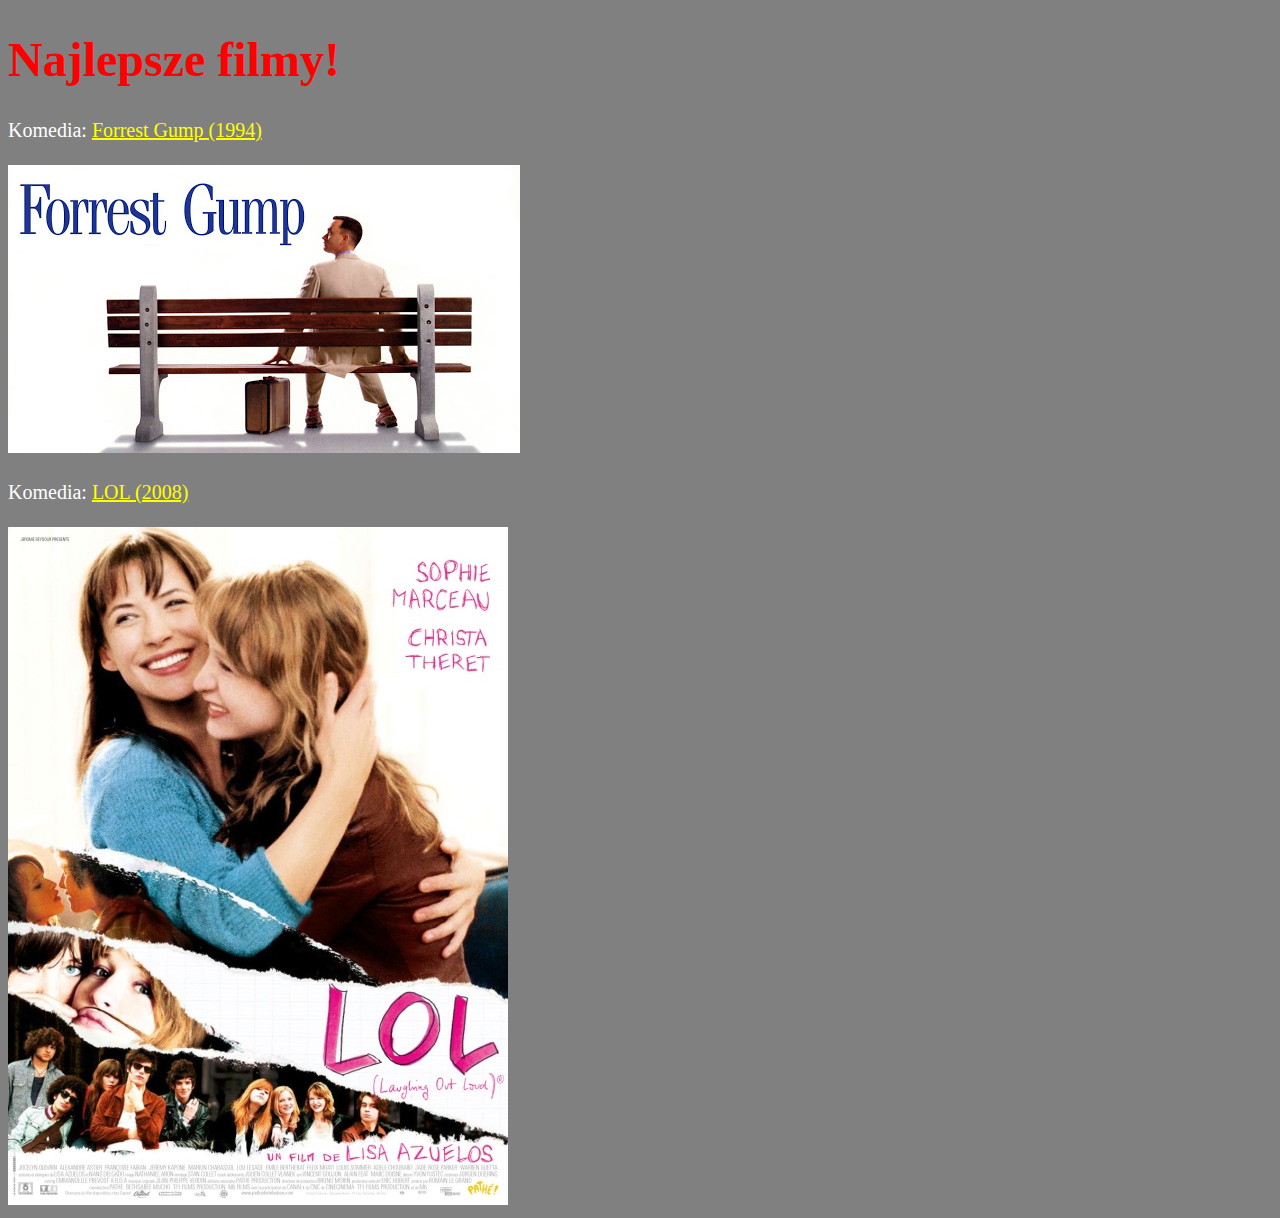
<file: Zajecia_1/index.html>
<!DOCTYPE HTML>

<html lang="pl">
<head>
	<meta charset="utf-8" />
	<title> Najlepsze filmy </title>
	<meta name="description" content="Przed Tobą spis moich ulubionych fimów. Sprawdź czy znasz je wszystkie. Uczta dla kinomaniaka!"/>
	<meta name="keywords" content="film, kino, najlepsze filmy, top film" />
	<meta http-equlv="X-UA-Compatible" content="IE=edge,chrome=1" />
	
	<link rel="stylesheet" href="style.css" type="text/css" />
	
	<style>
		h1{
			color: blue;
		}
	</style>
</head>

<body>
	<h1 style="color:green;"> Najlepsze filmy! </h1>
	
	Komedia:
	<a href="http://www.filmweb.pl/Forrest.Gump" target="_blank" title="Zobacz na FilmWebie"> Forrest Gump (1994)
	</a>
	
	<br/><br/>
	
	<a href="http://www.filmweb.pl/Forrest.Gump" target="_blank" title="Run Forest, run"> <img src="img/forrest.jpg"/>
	</a>
	
	<br/><br/>
	
	Komedia:
	<a href="http://www.filmweb.pl/film/LOL-2008-476899" target="_blank" title="Zobacz na Filmwebie"> LOL (2008)
	</a>
	
	<br/><br/>
	
	<a href="http://www.filmweb.pl/film/LOL-2008-476899" target="_blank" title="LOL"> <img src="img/LOL.jpg">
	</a>
	
</body>

</html>
</file>
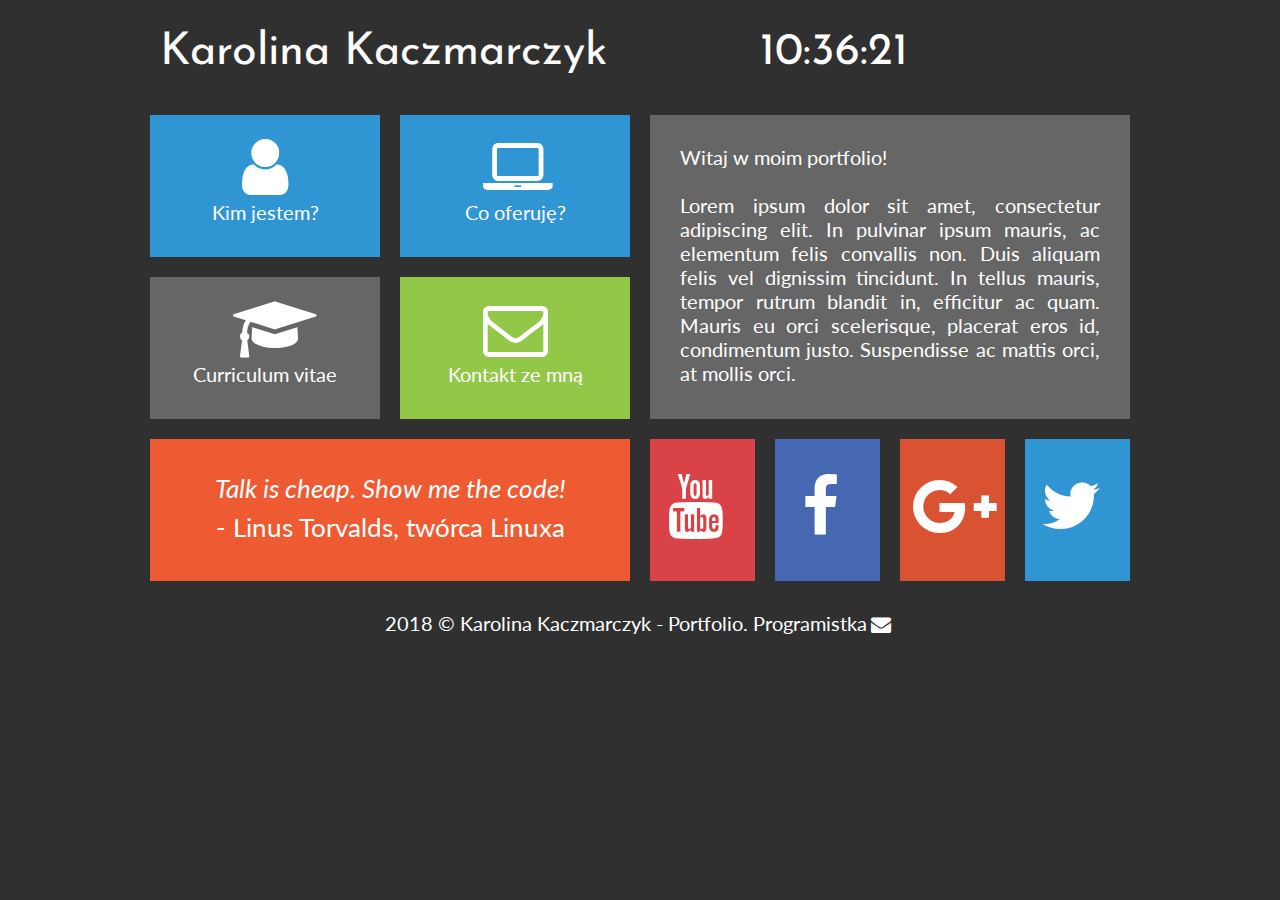
<file: Zajecia_3/index.html>
<!DOCTYPE HTML>

<html lang="pl">

<head>
	<meta charset="UTF-8" />
	<meta http-equiv="X-UA-Compatible" content="IE-edge,chrome=1" />
	
	<title>Karolina Kaczmarczyk - Portfolio</title>
	
	<meta name="description" content="Stworzę dla siebie wyjątkową stronę www" />
	<meta name="keywords" content="tworzenie, www, portfolio, programistka" />
	
	<link rel="stylesheet" href="style.css" type="text/css" />
	<link rel="stylesheet" href="css/fontello.css" type="text/css" />
	<link href="https://fonts.googleapis.com/css?family=Josefin+Sans|Lato" rel="stylesheet">
	
	<script src="timer.js"></script>
	
</head>

<body onload="odliczanie();">
	
	<div id="conteiner"> 
	
		<div class="rectangle"> 
			<div id="logo"><a href="zatrudnij-programistkę" class="tilelinkhtml5">Karolina Kaczmarczyk </a></div>
			<div id="zegar">12:00:00 </div>
			<div style="clear:both;"> </div>
		</div>
		
		<div class="square">
			<div class="tile1">
				<a href="kim-jestem.html" class="tilelink"><i class="icon-user"></i><br/>Kim jestem?</a>
			</div>
			
			<a href="oferta-tworzenie-stron-www.html" class="tilelinkhtml5">
				<div class="tile1">
					<i class="icon-laptop"></i><br/>Co oferuję?	
				</div>
			</a>
			<div style="clear:both;"> </div>
			
			<div class="tile2">
				<a href="cv-programistka.html" class="tilelink"><i class="icon-graduation-cap"></i><br/>Curriculum vitae</a>
			</div>
			<div class="tile3">
				<a href="kontakt-programista.html" class="tilelink"><i class="icon-mail"></i><br/>Kontakt ze mną</a>
			</div>
			<div style="clear:both;"> </div>
			
			<div class="tile4">
				<i>Talk is cheap. Show me the code!</i><br/>- Linus Torvalds, twórca Linuxa
			</div>
		</div>
		
		<div class="square">
			<div class="tile5">
				Witaj w moim portfolio!<br /><br />
				Lorem ipsum dolor sit amet, consectetur adipiscing elit. In pulvinar ipsum mauris, ac elementum felis convallis non. Duis aliquam felis vel dignissim tincidunt. In tellus mauris, tempor rutrum blandit in, efficitur ac quam. Mauris eu orci scelerisque, placerat eros id, condimentum justo. Suspendisse ac mattis orci, at mollis orci.
			</div>
			<div class="yt">
				<a href="http://youtube.com" target="_blank"class="sociallink"><i class="icon-youtube"></i></a>
			</div>
			<div class="fb">
				<a href="http://facebook.com" target="_blank"class="sociallink"><i class="icon-facebook"></i></a>
			</div>
			<div class="gplus">
				<a href="http://google.com" target="_blank"class="sociallink"><i class="icon-gplus"></i></a>
			</div>
			<div class="tw">
				<a href="http://twitter.com" target="_blank"class="sociallink"><i class="icon-twitter"></i></a>
			</div>
			<div style="clear:both;"> </div>
		</div>
		
		<div style="clear:both;"> </div>
		
		<div class="rectangle">2018 &copy; Karolina Kaczmarczyk - Portfolio. Programistka<i class="icon-mail-alt"></i></div>
		
	</div>
</body>

</html>
</file>
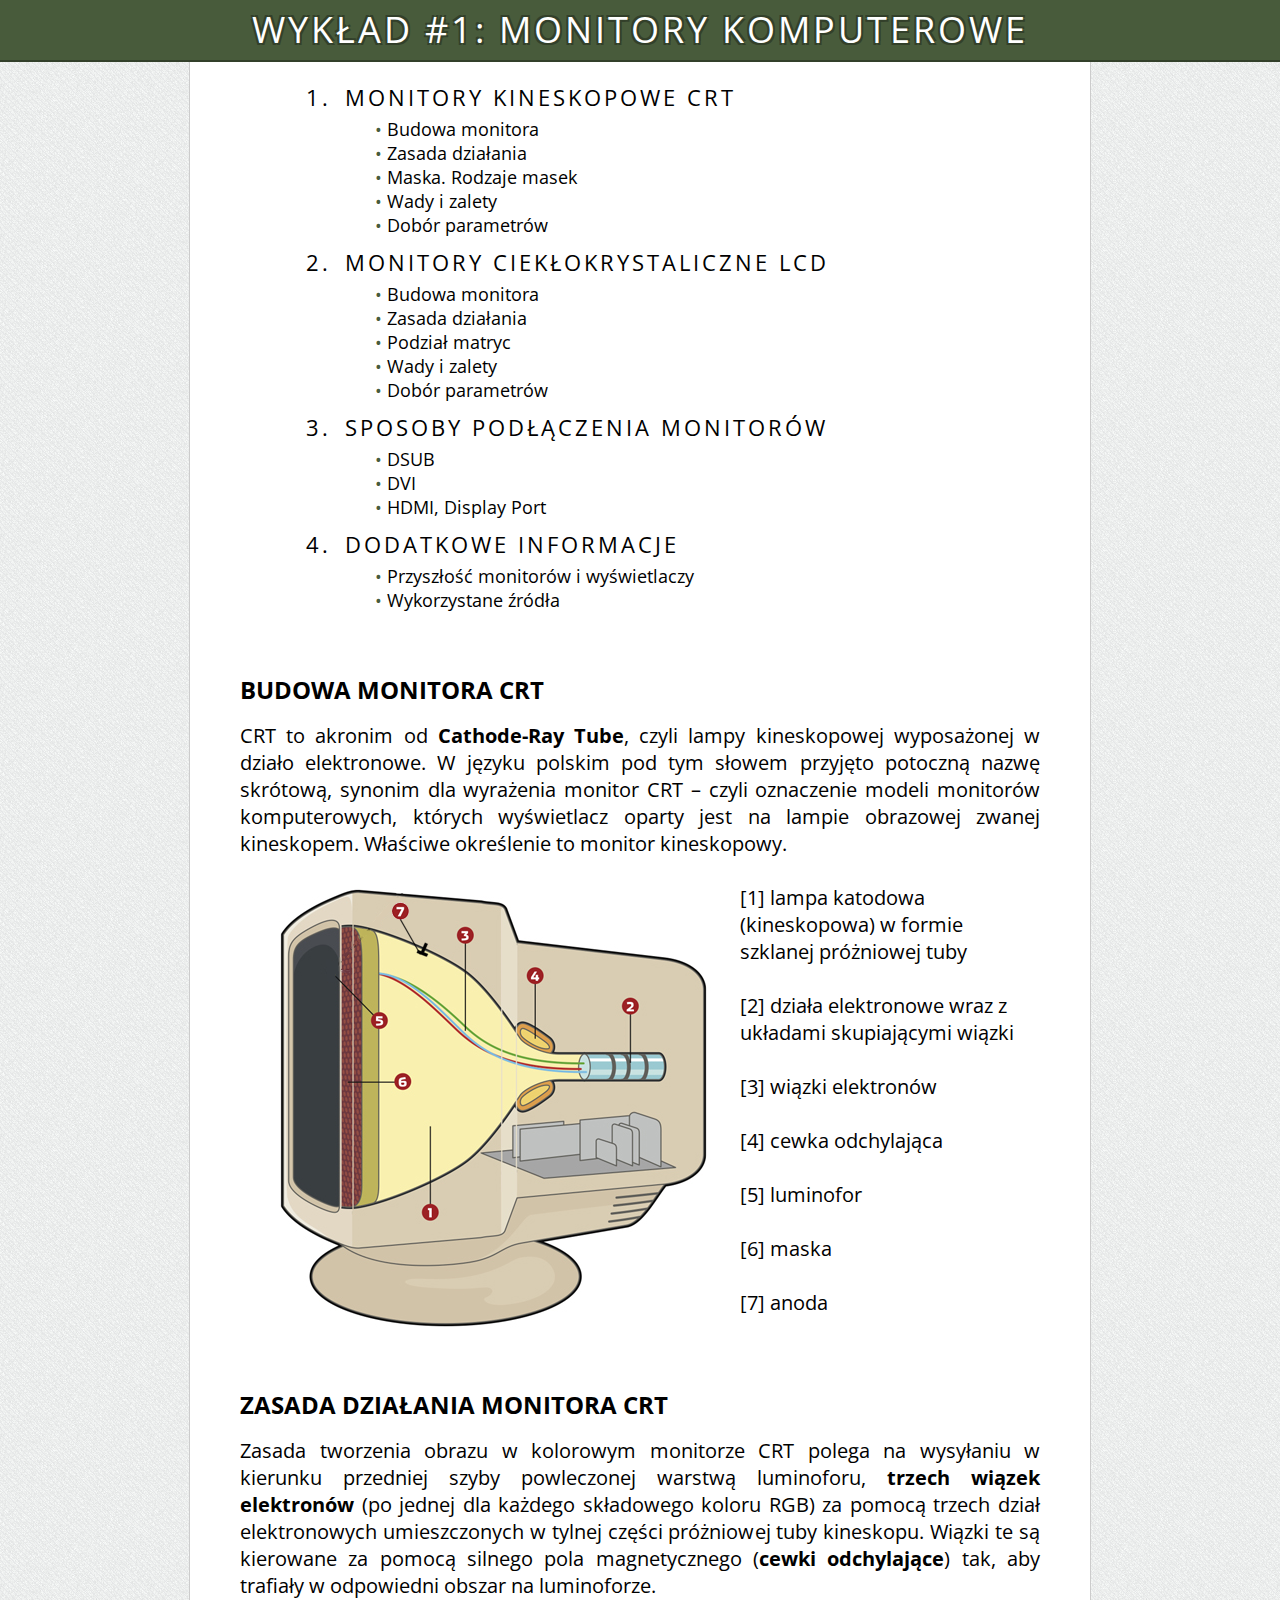
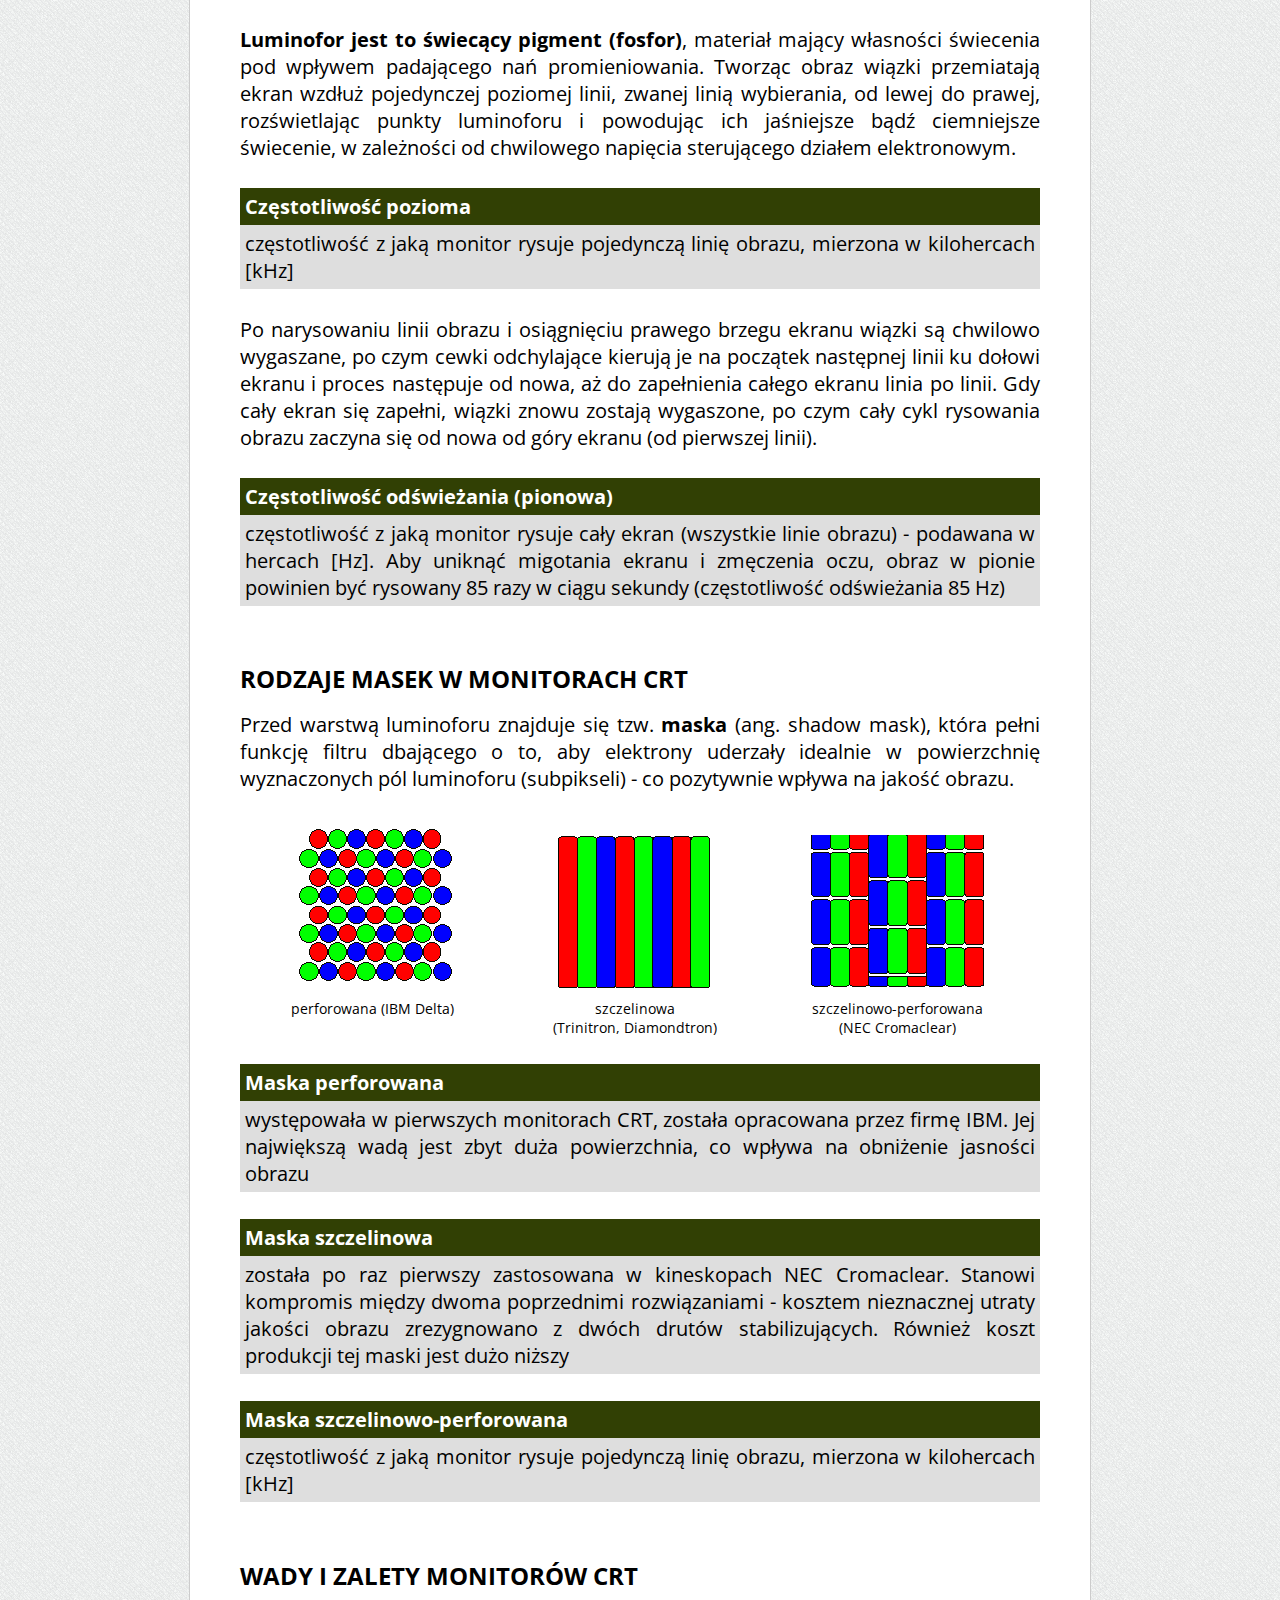
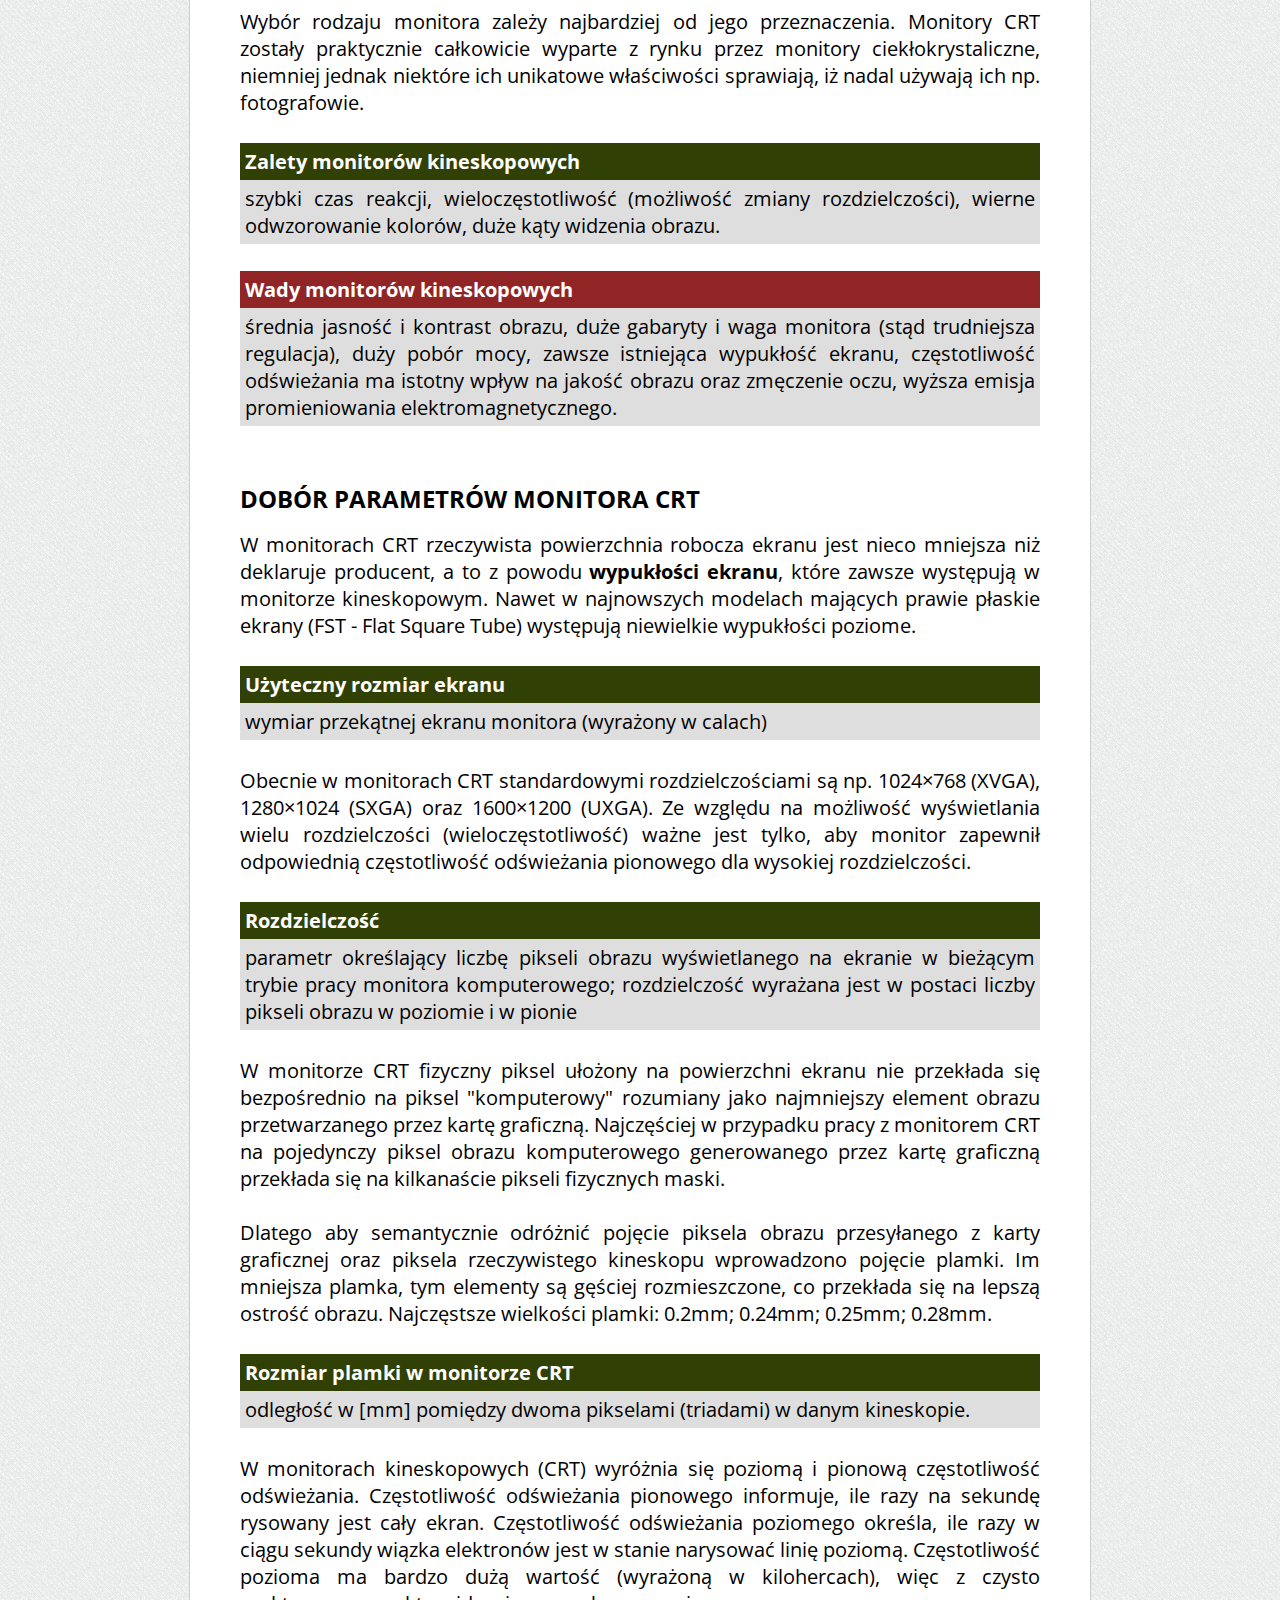
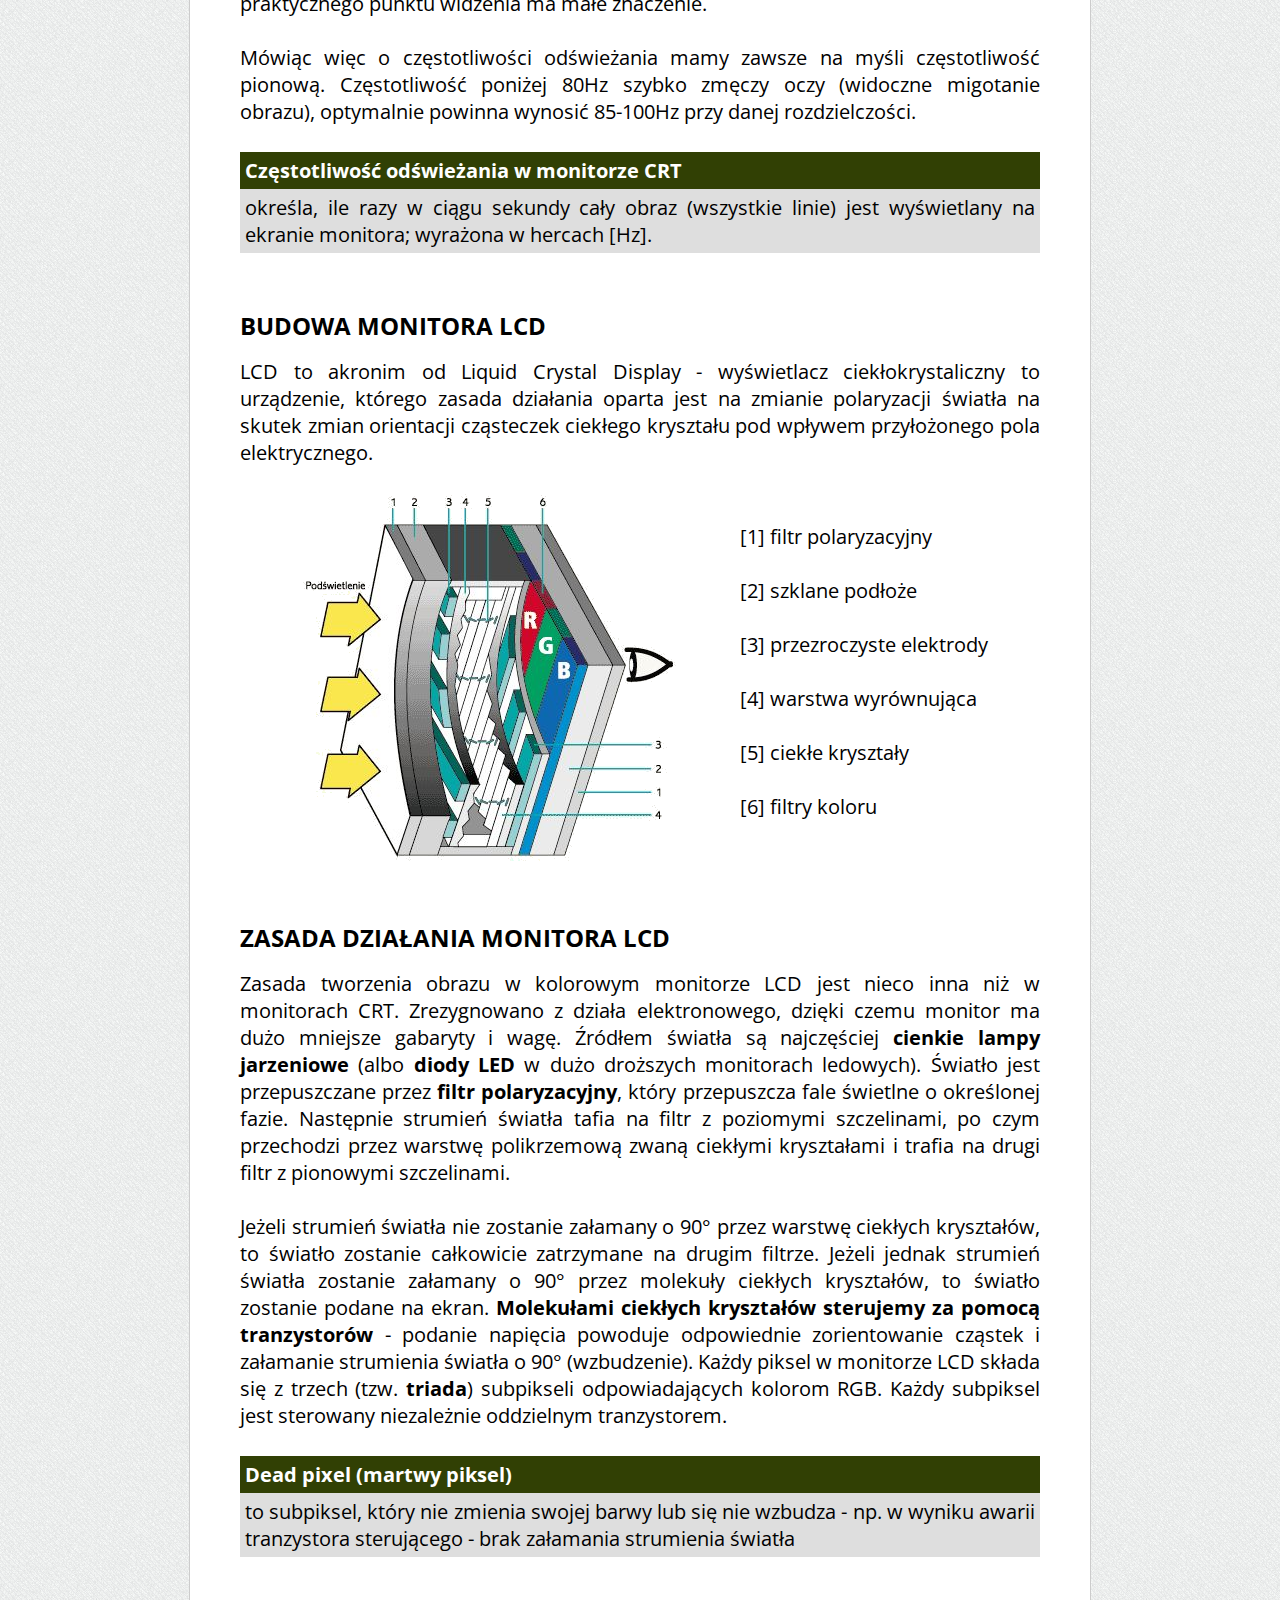
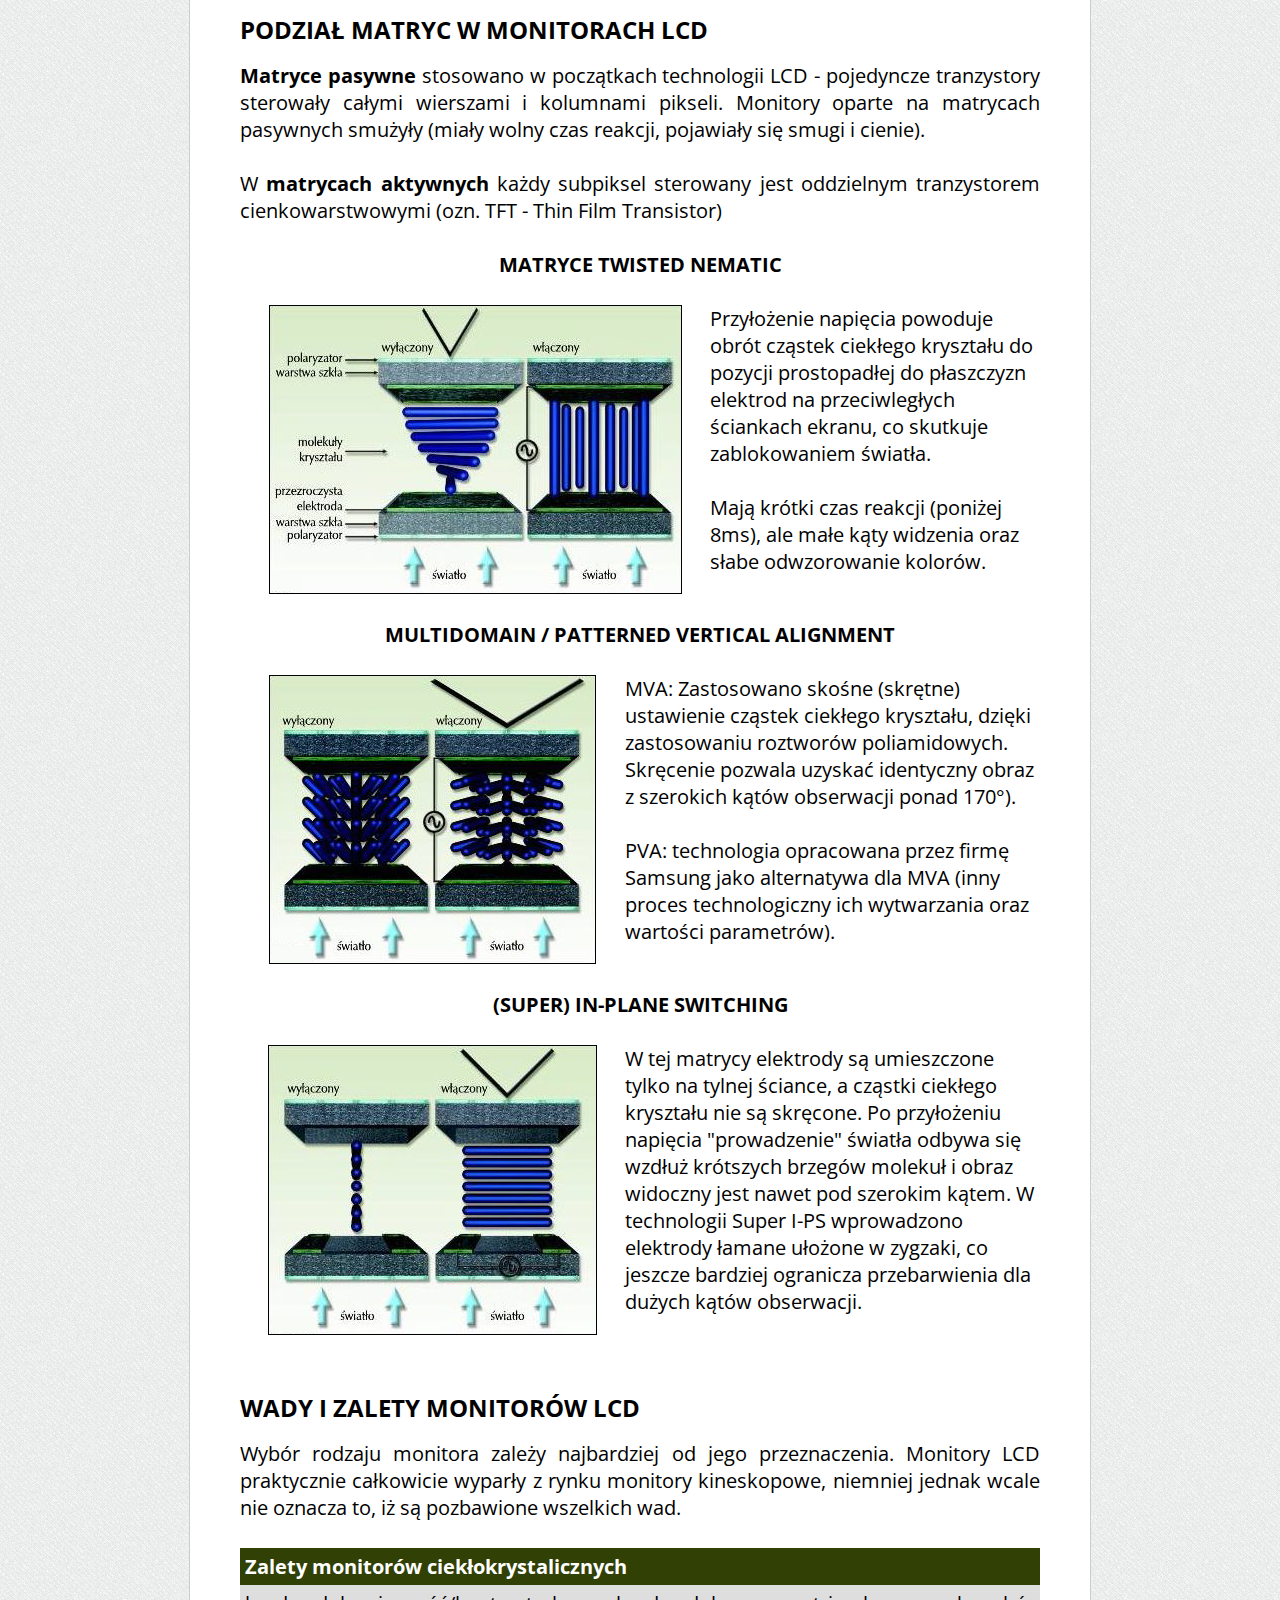
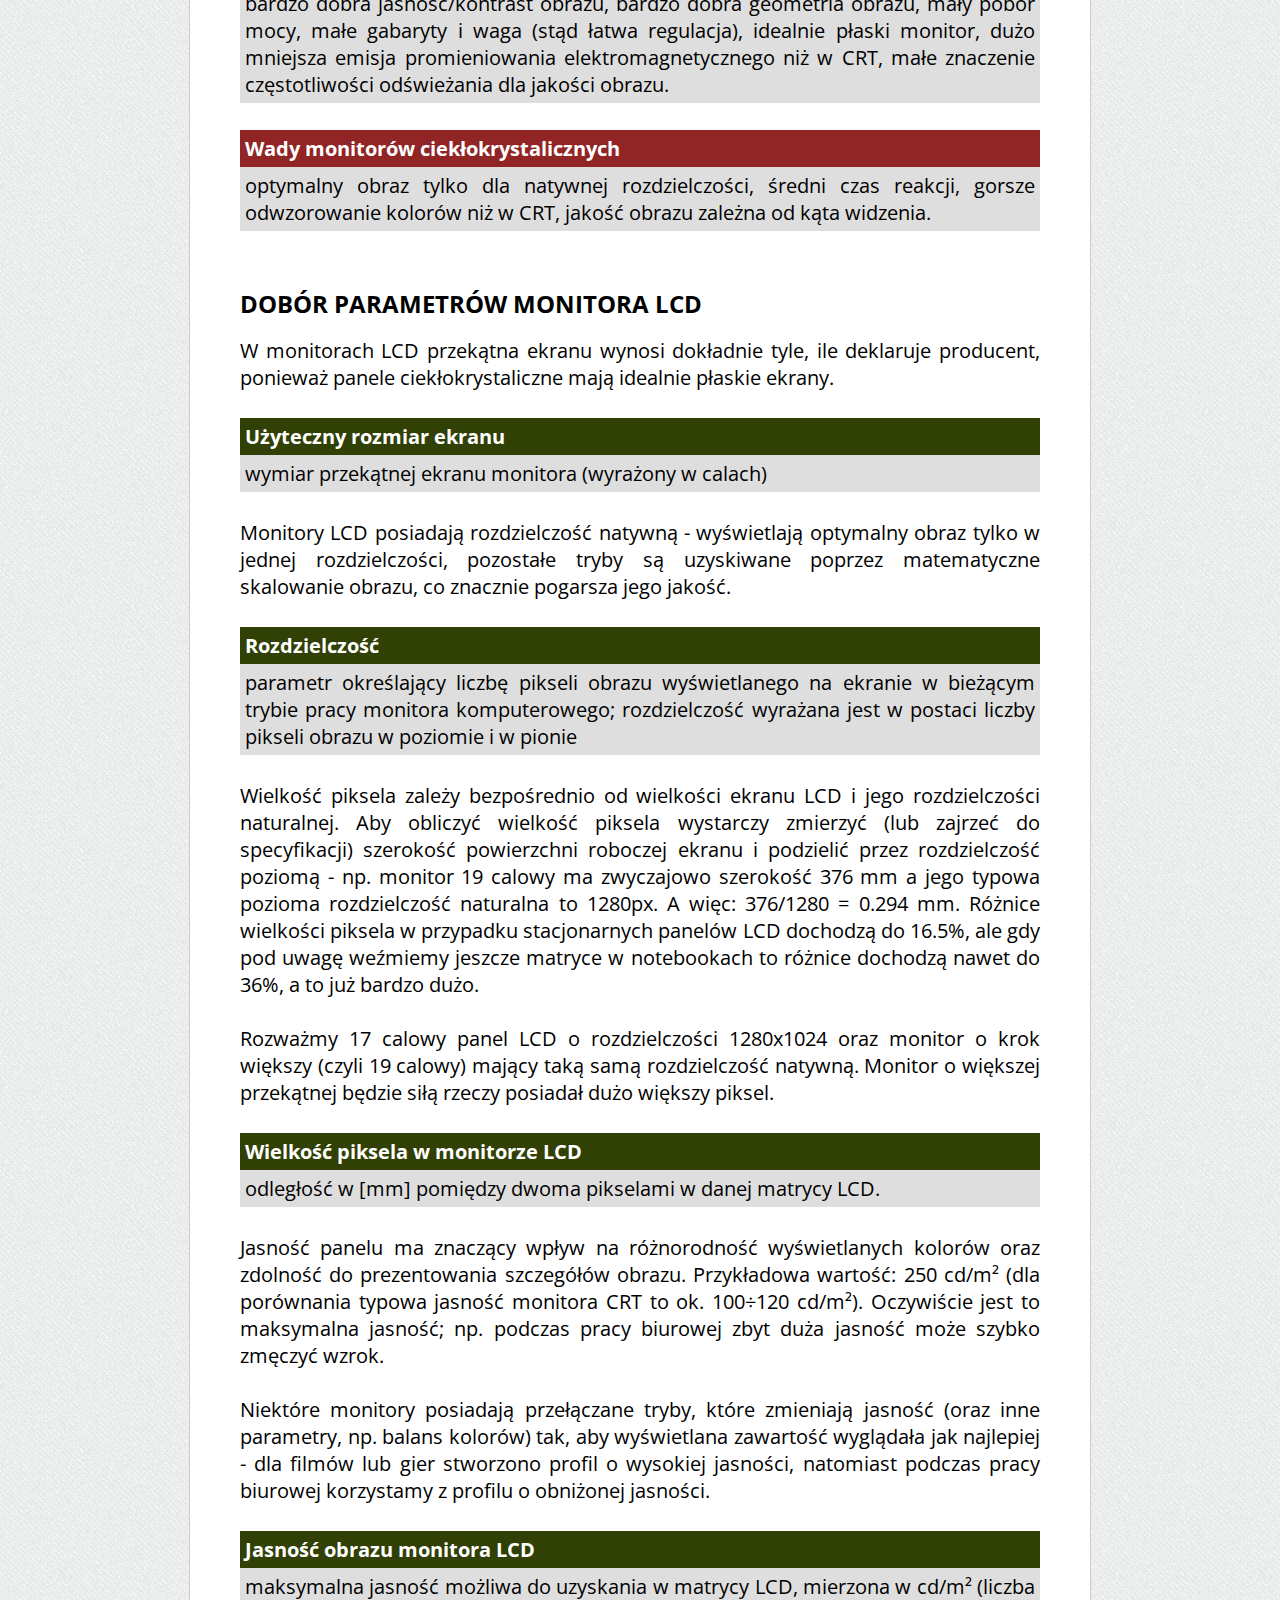
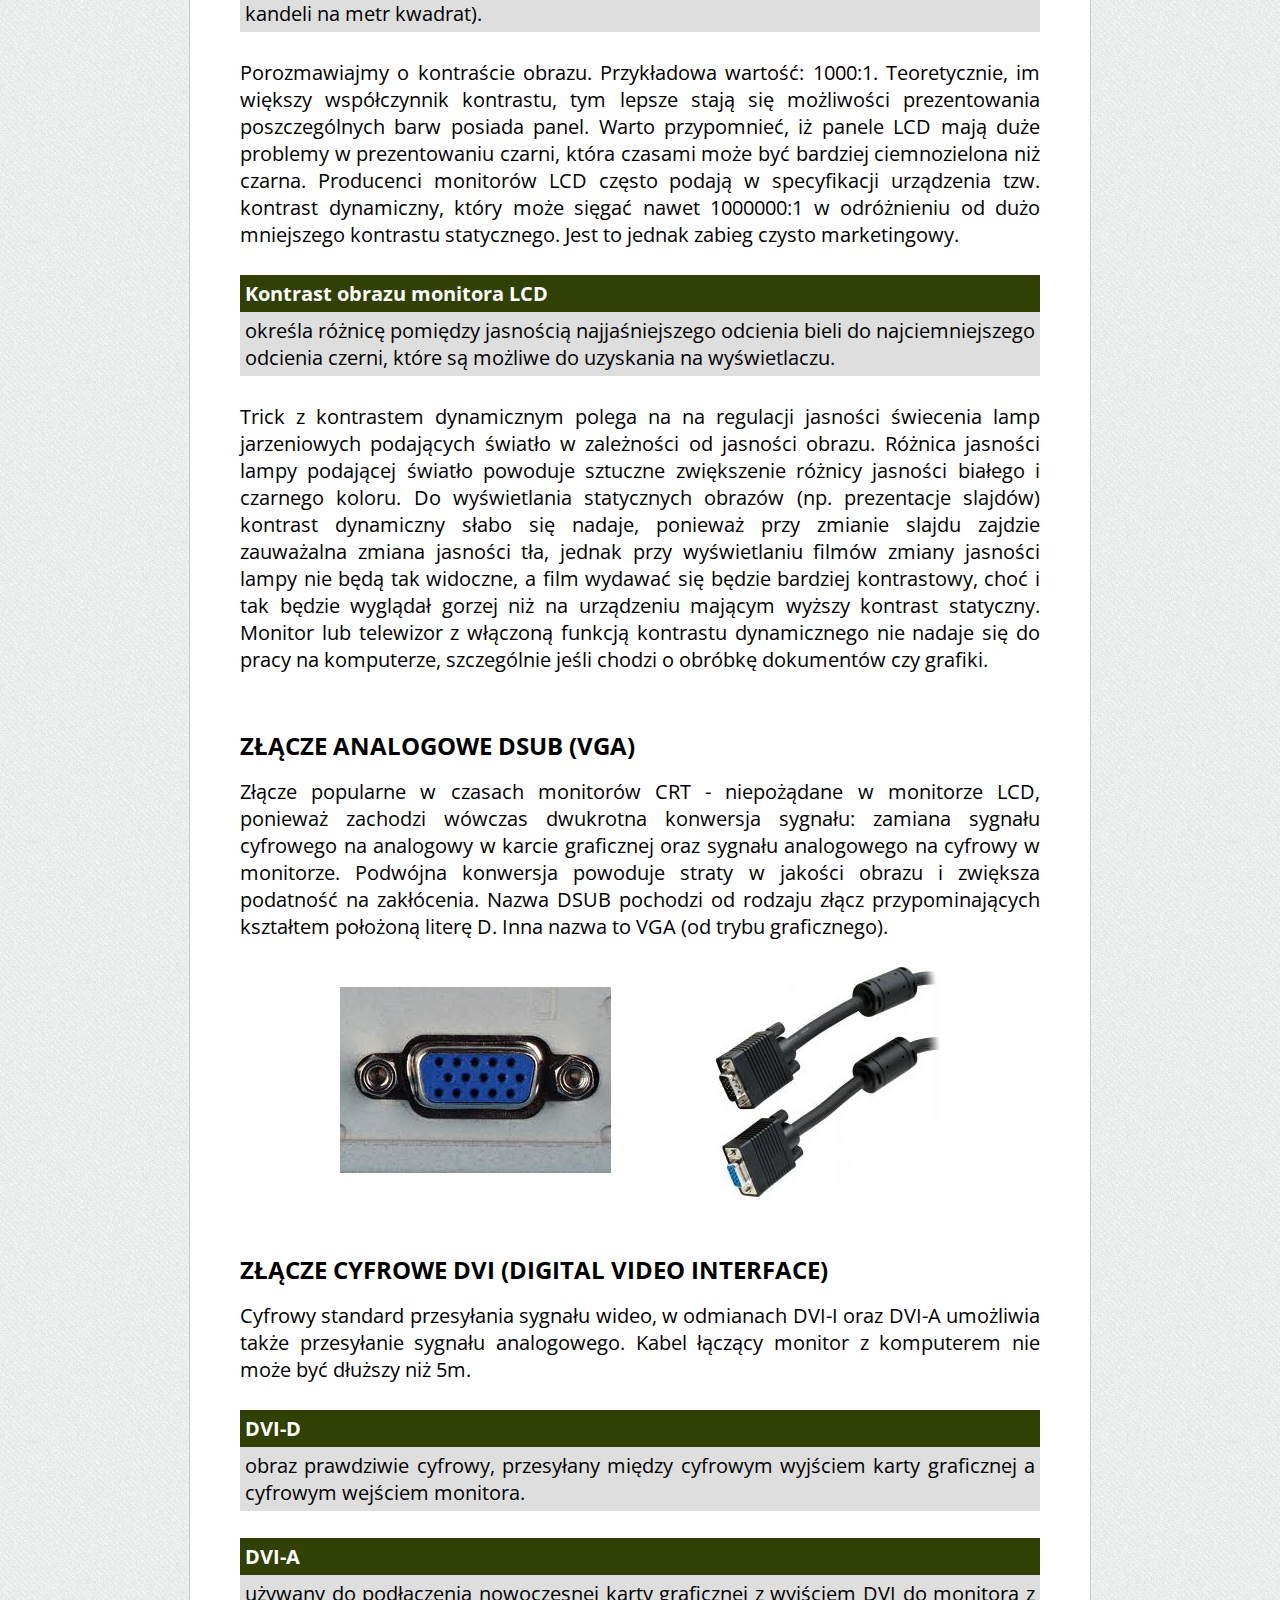
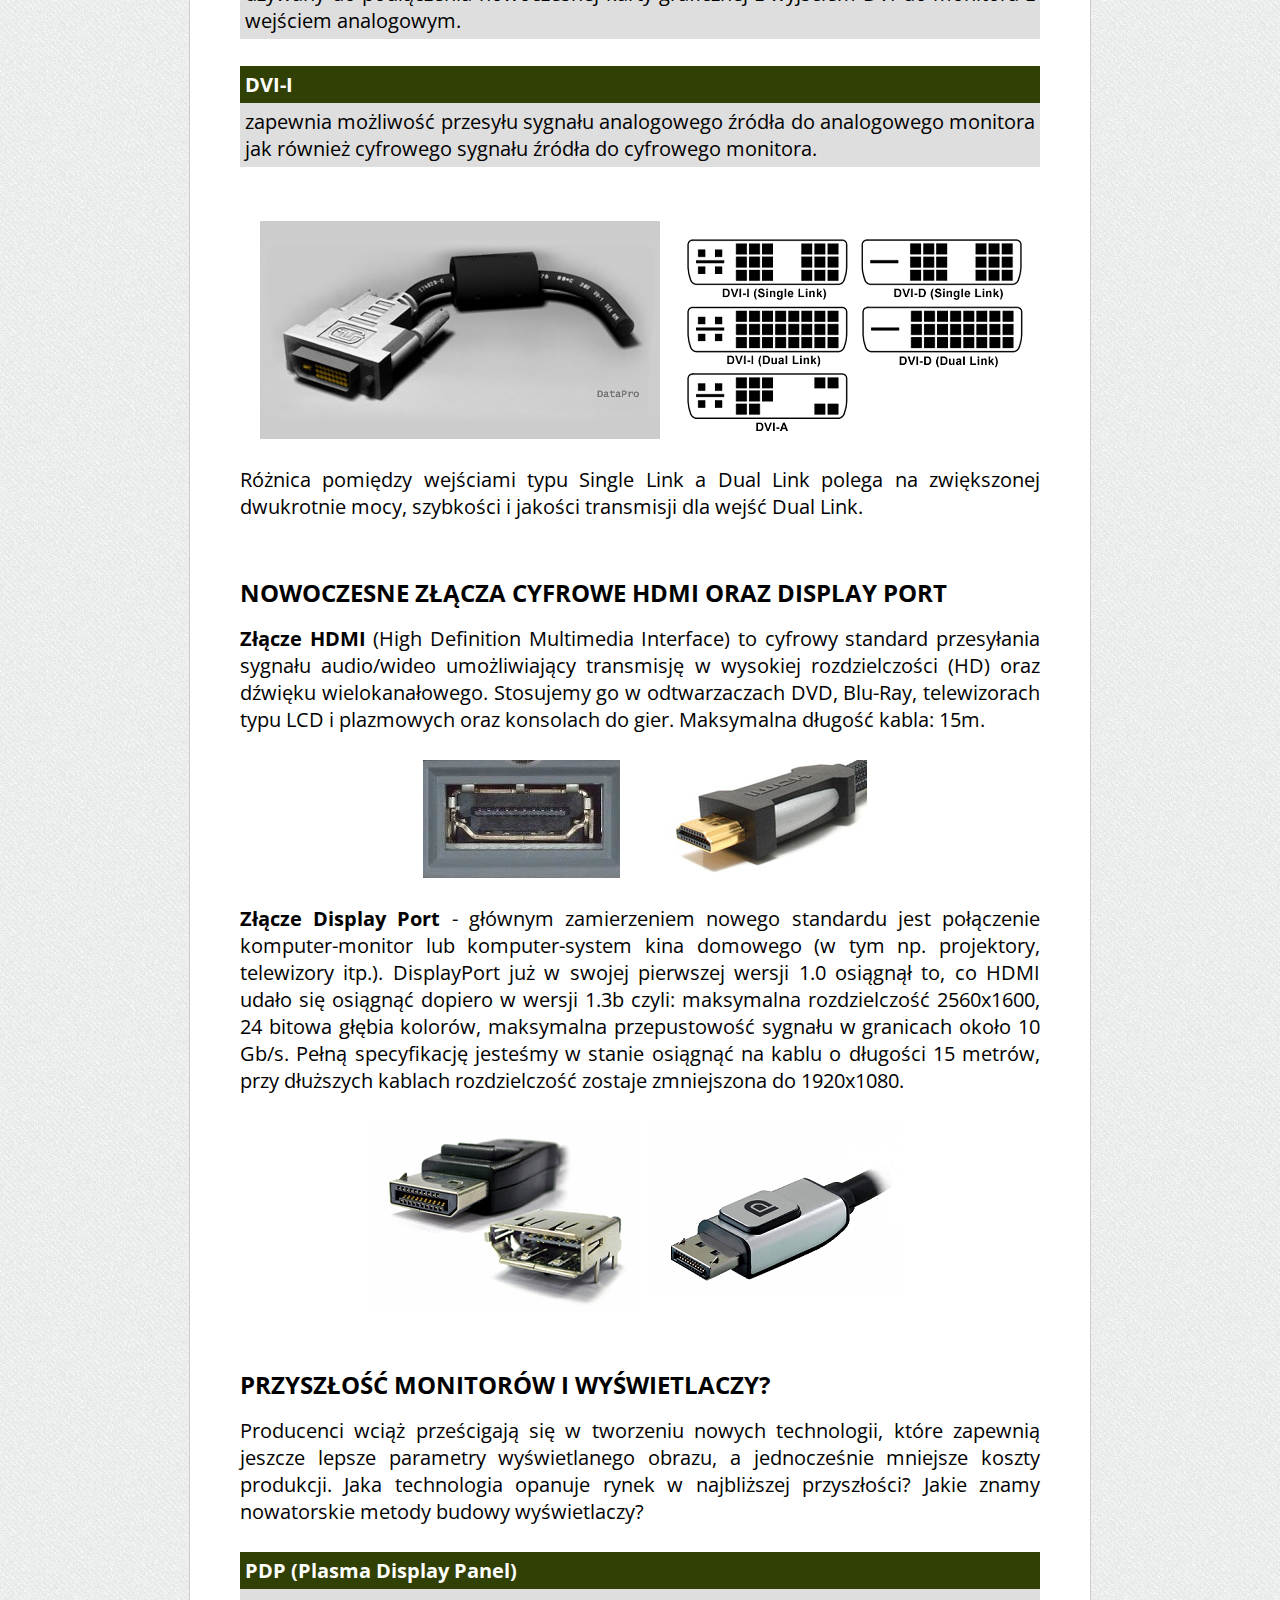
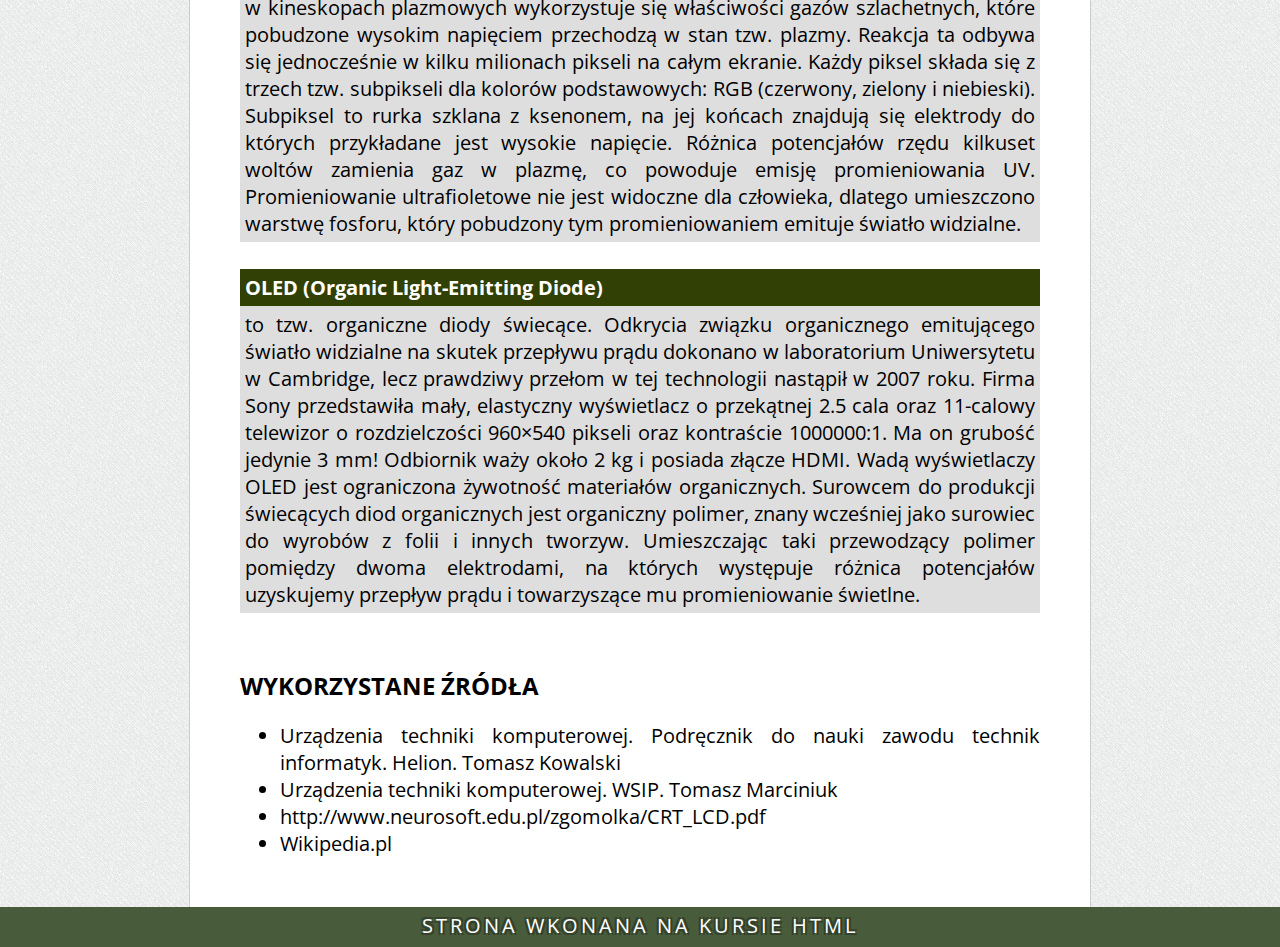
<file: Zajecia_4/index.html>
<!DOCTYPE>

<html lang="pl">

<head>
	<meta charset="utf-8" />
	<meta http-equiv="X-UA-Compatible" content="IE=edge,chrome=1" />
	<title>Monitory komputerowe</title>
	<meta name="description" content="Zobacz wszytko co powinieneś wiedzieć o monitorach komputerowych w technikum informatycznym" />
	<meta name="keywords" content="budowa, zasada działania, CRT, LCD złącza, wady, zalety, parametry monitorów, maski, oznaczenia, wymiar przekątnej, rozdzielczość, wielkość pikseli, pixel, jaki monitor kupić" />
	
	<link rel="stylesheet" href="style.css" type="text/css" />
	
	<link href="https://fonts.googleapis.com/css?family=Open+Sans:400,700" rel="stylesheet">	
	
	<script src="https://ajax.googleapis.com/ajax/libs/jquery/3.2.1/jquery.min.js"></script>
	
	<script src="jquery.scrollTo.min.js"></script>
	
	<script>
	
		jQuery(function($) {
			//zresetuj scrolla
			$.scrollTo(0);
			
			$('#link1').click(function() { $.scrollTo($('#budowacrt'), 500); });
			$('#link2').click(function() { $.scrollTo($('#zasadacrt'), 500); });
			$('#link3').click(function() { $.scrollTo($('#maskicrt'), 500); });
			$('#link4').click(function() { $.scrollTo($('#wadyzaletycrt'), 500); });
			$('#link5').click(function() { $.scrollTo($('#parametrycrt'), 500); });
			$('#link6').click(function() { $.scrollTo($('#budowalcd'), 500); });
			$('#link7').click(function() { $.scrollTo($('#zasadalcd'), 500); });
			$('#link8').click(function() { $.scrollTo($('#podziallcd'), 500); });
			$('#link9').click(function() { $.scrollTo($('#wadyzaletylcd'), 500); });
			$('#link10').click(function() { $.scrollTo($('#parametrylcd'), 500); });
			$('#link11').click(function() { $.scrollTo($('#dsub'), 500); });
			$('#link12').click(function() { $.scrollTo($('#dvi'), 500); });
			$('#link13').click(function() { $.scrollTo($('#hdmi'), 500); });
			$('#link14').click(function() { $.scrollTo($('#przyszlosc'), 500); });
			$('#link15').click(function() { $.scrollTo($('#zrodla'), 500); });
			
			$('.scrollup').click(function() {$.scrollTo($('body'), 1000);});
		}
		);
		
		//pokaż podczas przewijania
		$(window).scroll(function() {
			if($(this).scrollTop()>300) $('.scrollup').fadeIn();
			else $('.scrollup').fadeOut();
		}
		);
		
	</script>
	
</head>

<body>
	<div id="logo">Wykład #1: Monitory komputerowe</div>
	
	<div id="conteiner">
	
	<a href="#" class="scrollup"></a>
		<div id="spis">
		<ol>
			<li>
				Monitory kineskopowe CRT
				<ul>
					<li><a id="link1" href="#">Budowa monitora</a></li>
					<li><a id="link2" href="#">Zasada działania</a></li>
					<li><a id="link3" href="#">Maska. Rodzaje masek</a></li>
					<li><a id="link4" href="#">Wady i zalety</a></li>
					<li><a id="link5" href="#">Dobór parametrów</a></li>
				</ul>
			</li>
			<li>
				Monitory ciekłokrystaliczne LCD
				<ul>
					<li><a id="link6" href="#">Budowa monitora</a></li>
					<li><a id="link7" href="#">Zasada działania</a></li>
					<li><a id="link8" href="#">Podział matryc</a></li>
					<li><a id="link9" href="#">Wady i zalety</a></li>
					<li><a id="link10" href="#">Dobór parametrów</a></li>
				</ul>
			</li>
			<li>
				Sposoby podłączenia monitorów
				<ul>
					<li><a id="link11" href="#">DSUB</a></li>
					<li><a id="link12" href="#">DVI</a></li>
					<li><a id="link13" href="#">HDMI, Display Port</a></li>
				</ul>
			</li>
			<li>
				Dodatkowe informacje
				<ul>
					<li><a id="link14" href="#">Przyszłość monitorów i wyświetlaczy</a></li>
					<li><a id="link15" href="#">Wykorzystane źródła</a></li>
				</ul>
			</li>
		</ol>
		</div>
		
		
		<!-- ######################## SLAJD 1.1 ######################## -->
		
		<div class="slajd">
		
			<h1 id="budowacrt">Budowa monitora CRT</h1>
			
			CRT to akronim od <strong>Cathode-Ray Tube</strong>, czyli lampy kineskopowej wyposażonej w działo elektronowe. W języku polskim pod tym słowem przyjęto potoczną nazwę skrótową, synonim dla wyrażenia monitor CRT – czyli oznaczenie modeli monitorów komputerowych, których wyświetlacz oparty jest na lampie obrazowej zwanej kineskopem. Właściwe określenie to monitor kineskopowy.
			<br /><br />
			
			<div style="float:left; width:480px; padding-left:20px;">
				<img src="img/budowa-crt.png" alt="crt" />
			</div>
			<div style="float:left; width:280px; text-align:left;">
				[1] lampa katodowa (kineskopowa) w formie szklanej próżniowej tuby<br /><br />
				[2] działa elektronowe wraz z układami skupiającymi wiązki<br /><br />
				[3] wiązki elektronów<br /><br />
				[4] cewka odchylająca<br /><br />
				[5] luminofor<br /><br />
				[6] maska<br /><br />
				[7] anoda
			</div>
			<div style="clear:both;"></div>

		</div>
		
		<!-- ######################## SLAJD 1.2 ######################## -->
		
		<div class="slajd">
		
			<h1 id="zasadacrt">Zasada działania monitora CRT</h1>
			
			Zasada tworzenia obrazu w kolorowym monitorze CRT polega na wysyłaniu w kierunku przedniej szyby powleczonej warstwą luminoforu, <strong>trzech wiązek elektronów</strong> (po jednej dla każdego składowego koloru RGB) za pomocą trzech dział elektronowych umieszczonych w tylnej części próżniowej tuby kineskopu. Wiązki te są kierowane za pomocą silnego pola magnetycznego (<strong>cewki odchylające</strong>) tak, aby trafiały w odpowiedni obszar na luminoforze.
			<br /><br />
			<strong>Luminofor jest to świecący pigment (fosfor)</strong>, materiał mający własności świecenia pod wpływem padającego nań promieniowania. Tworząc obraz wiązki przemiatają ekran wzdłuż pojedynczej poziomej linii, zwanej linią wybierania, od lewej do prawej, rozświetlając punkty luminoforu i powodując ich jaśniejsze bądź ciemniejsze świecenie, w zależności od chwilowego napięcia sterującego działem elektronowym.
			<br /><br />
			
			<div style="width:790px; background-color:#314004;padding:5px;font-weight:700;color:#fff;">
				Częstotliwość pozioma
			</div>
			<div style="width:790px; background-color:#dedede; padding:5px;">
				częstotliwość z jaką monitor rysuje pojedynczą linię obrazu, mierzona w kilohercach [kHz]
			</div>	
			
			<br />			
			Po narysowaniu linii obrazu i osiągnięciu prawego brzegu ekranu wiązki są chwilowo wygaszane, po czym cewki odchylające kierują je na początek następnej linii ku dołowi ekranu i proces następuje od nowa, aż do zapełnienia całego ekranu linia po linii. Gdy cały ekran się zapełni, wiązki znowu zostają wygaszone, po czym cały cykl rysowania obrazu zaczyna się od nowa od góry ekranu (od pierwszej linii).
			<br /><br />
			
			<div style="width:790px; background-color:#314004;padding:5px;font-weight:700;color:#fff;">
				Częstotliwość odświeżania (pionowa)
			</div>
			<div style="width:790px; background-color:#dedede;padding:5px;">
				częstotliwość z jaką monitor rysuje cały ekran (wszystkie linie obrazu) - podawana w hercach [Hz]. Aby uniknąć migotania ekranu i zmęczenia oczu, obraz w pionie powinien być rysowany 85 razy w ciągu sekundy (częstotliwość odświeżania 85 Hz)
			</div>
			
		</div>
		
		<!-- ######################## SLAJD 1.3 ######################## -->
		
		<div class="slajd">
		
			<h1 id="maskicrt">Rodzaje masek w monitorach CRT</h1>
			
			Przed warstwą luminoforu znajduje się tzw. <strong>maska</strong> (ang. shadow mask), która pełni funkcję filtru dbającego o to, aby elektrony uderzały idealnie w powierzchnię wyznaczonych pól luminoforu (subpikseli) - co pozytywnie wpływa na jakość obrazu.
			<br /><br />
			
			<div style="width:265px; float:left; text-align:center; font-size:14px;">
				<img src="img/maska1.png" alt="maska1" />
				<br />perforowana (IBM Delta)
			</div>
			<div style="width:260px; float:left; text-align:center; font-size:14px;">
				<img src="img/maska2.png" alt="maska2" />
				<br />szczelinowa<br />(Trinitron, Diamondtron)
			</div>
			<div style="width:265px; float:left; text-align:center; font-size:14px;">
				<img src="img/maska3.png" alt="maska3" />
				<br />szczelinowo-perforowana<br />(NEC Cromaclear)
			</div>
			<div style="clear:both;"></div>
			
			<br />
			
			<div style="width:790px; background-color:#314004;padding:5px;font-weight:700;color:#fff;">
				Maska perforowana
			</div>
			<div style="width:790px; background-color:#dedede; padding:5px;">
				występowała w pierwszych monitorach CRT, została opracowana przez firmę IBM. Jej największą wadą jest zbyt duża powierzchnia, co wpływa na obniżenie jasności obrazu
			</div>	
			
			<br />
			
			<div style="width:790px; background-color:#314004;padding:5px;font-weight:700;color:#fff;">
				Maska szczelinowa
			</div>
			<div style="width:790px; background-color:#dedede; padding:5px;">
				została po raz pierwszy zastosowana w kineskopach NEC Cromaclear. Stanowi kompromis między dwoma poprzednimi rozwiązaniami - kosztem nieznacznej utraty jakości obrazu zrezygnowano z dwóch drutów stabilizujących. Również koszt produkcji tej maski jest dużo niższy
			</div>	
			
			<br />
			
			<div style="width:790px; background-color:#314004;padding:5px;font-weight:700;color:#fff;">
				Maska szczelinowo-perforowana
			</div>
			<div style="width:790px; background-color:#dedede; padding:5px;">
				częstotliwość z jaką monitor rysuje pojedynczą linię obrazu, mierzona w kilohercach [kHz]
			</div>	
			
		</div>
			
		<!-- ######################## SLAJD 1.4 ######################## -->
		
		<div class="slajd">
		
			<h1 id="wadyzaletycrt">Wady i zalety monitorów CRT</h1>
			
			Wybór rodzaju monitora zależy najbardziej od jego przeznaczenia. Monitory CRT zostały praktycznie całkowicie wyparte z rynku przez monitory ciekłokrystaliczne, niemniej jednak niektóre ich unikatowe właściwości sprawiają, iż nadal używają ich np. fotografowie.
			<br /><br />
			
			<div style="width:790px; background-color:#314004;padding:5px;font-weight:700;color:#fff;">
				Zalety monitorów kineskopowych
			</div>
			<div style="width:790px; background-color:#dedede; padding:5px;">
				szybki czas reakcji, wieloczęstotliwość (możliwość zmiany rozdzielczości), wierne odwzorowanie kolorów, duże kąty widzenia obrazu.
			</div>
			
			<br />
			
			<div style="width:790px; background-color:#912525;padding:5px;font-weight:700;color:#fff;">
				Wady monitorów kineskopowych
			</div>
			<div style="width:790px; background-color:#dedede; padding:5px;">
				średnia jasność i kontrast obrazu, duże gabaryty i waga monitora (stąd trudniejsza regulacja), duży pobór mocy, zawsze istniejąca wypukłość ekranu, częstotliwość odświeżania ma istotny wpływ na jakość obrazu oraz zmęczenie oczu, wyższa emisja promieniowania elektromagnetycznego.
			</div>

		</div>
		
		<!-- ######################## SLAJD 1.5 ######################## -->
		
		<div class="slajd">
		
			<h1 id="parametrycrt">Dobór parametrów monitora CRT</h1>
			
			W monitorach CRT rzeczywista powierzchnia robocza ekranu jest nieco mniejsza niż deklaruje producent, a to z powodu <strong>wypukłości ekranu</strong>, które zawsze występują w monitorze kineskopowym. Nawet w najnowszych modelach mających prawie płaskie ekrany (FST - Flat Square Tube) występują niewielkie wypukłości poziome.
			<br /><br />
			
			<div style="width:790px; background-color:#314004;padding:5px;font-weight:700;color:#fff;">
				Użyteczny rozmiar ekranu
			</div>
			<div style="width:790px; background-color:#dedede; padding:5px;">
				wymiar przekątnej ekranu monitora (wyrażony w calach)
			</div>
			
			<br />			
			Obecnie w monitorach CRT standardowymi rozdzielczościami są np. 1024×768 (XVGA), 1280×1024 (SXGA) oraz 1600×1200 (UXGA). Ze względu na możliwość wyświetlania wielu rozdzielczości (wieloczęstotliwość) ważne jest tylko, aby monitor zapewnił odpowiednią częstotliwość odświeżania pionowego dla wysokiej rozdzielczości.
			<br /><br />
			
			<div style="width:790px; background-color:#314004;padding:5px;font-weight:700;color:#fff;">
				Rozdzielczość
			</div>
			<div style="width:790px; background-color:#dedede; padding:5px;">
				parametr określający liczbę pikseli obrazu wyświetlanego na ekranie w bieżącym trybie pracy monitora komputerowego; rozdzielczość wyrażana jest w postaci liczby pikseli obrazu w poziomie i w pionie
			</div>
			
			<br />
			W monitorze CRT fizyczny piksel ułożony na powierzchni ekranu nie przekłada się bezpośrednio na piksel "komputerowy" rozumiany jako najmniejszy element obrazu przetwarzanego przez kartę graficzną. Najczęściej w przypadku pracy z monitorem CRT na pojedynczy piksel obrazu komputerowego generowanego przez kartę graficzną przekłada się na kilkanaście pikseli fizycznych maski. 
			<br /><br />
			Dlatego aby semantycznie odróżnić pojęcie piksela obrazu przesyłanego z karty graficznej oraz piksela rzeczywistego kineskopu wprowadzono pojęcie plamki. Im mniejsza plamka, tym elementy są gęściej rozmieszczone, co przekłada się na lepszą ostrość obrazu. Najczęstsze wielkości plamki: 0.2mm; 0.24mm; 0.25mm; 0.28mm.		
			<br /><br />
			
			<div style="width:790px; background-color:#314004;padding:5px;font-weight:700;color:#fff;">
				Rozmiar plamki w monitorze CRT
			</div>
			<div style="width:790px; background-color:#dedede; padding:5px;">
				odległość w [mm] pomiędzy dwoma pikselami (triadami) w danym kineskopie.
			</div>		
			
			<br />
			W monitorach kineskopowych (CRT) wyróżnia się poziomą i pionową częstotliwość odświeżania. Częstotliwość odświeżania pionowego informuje, ile razy na sekundę rysowany jest cały ekran. Częstotliwość odświeżania poziomego określa, ile razy w ciągu sekundy wiązka elektronów jest w stanie narysować linię poziomą. Częstotliwość pozioma ma bardzo dużą wartość (wyrażoną w kilohercach), więc z czysto praktycznego punktu widzenia ma małe znaczenie.
			
			<br /><br />Mówiąc więc o częstotliwości odświeżania mamy zawsze na myśli częstotliwość pionową. Częstotliwość poniżej 80Hz szybko zmęczy oczy (widoczne migotanie obrazu), optymalnie powinna wynosić 85-100Hz przy danej rozdzielczości.	
			<br /><br />
			
			<div style="width:790px; background-color:#314004;padding:5px;font-weight:700;color:#fff;">
				Częstotliwość odświeżania w monitorze CRT
			</div>
			<div style="width:790px; background-color:#dedede; padding:5px;">
				określa, ile razy w ciągu sekundy cały obraz (wszystkie linie) jest wyświetlany na ekranie monitora; wyrażona w hercach [Hz].
			</div>					

		</div>
		
		<!-- ######################## SLAJD 2.1 ######################## -->
		
		<div class="slajd">
		
			<h1 id="budowalcd">Budowa monitora LCD</h1>
			
			LCD to akronim od Liquid Crystal Display - wyświetlacz ciekłokrystaliczny to urządzenie, którego zasada działania oparta jest na zmianie polaryzacji światła na skutek zmian orientacji cząsteczek ciekłego kryształu pod wpływem przyłożonego pola elektrycznego.
			<br /><br />
			
			<div style="float:left; width:500px; text-align: center;">
				<img src="img/budowa-lcd.png" alt="lcd" />
			</div>
			<div style="float:left; width:280px; text-align:left; padding-top:30px;">
				[1] filtr polaryzacyjny<br /><br />
				[2] szklane podłoże<br /><br />
				[3] przezroczyste elektrody<br /><br />
				[4] warstwa wyrównująca<br /><br />
				[5] ciekłe kryształy<br /><br />
				[6] filtry koloru
			</div>
			<div style="clear:both;"></div>

		</div>
		
		<!-- ######################## SLAJD 2.2 ######################## -->
		
		<div class="slajd">
		
			<h1 id="zasadalcd">Zasada działania monitora LCD</h1>
			
			Zasada tworzenia obrazu w kolorowym monitorze LCD jest nieco inna niż w monitorach CRT. Zrezygnowano z działa elektronowego, dzięki czemu monitor ma dużo mniejsze gabaryty i wagę. Źródłem światła są najczęściej <strong>cienkie lampy jarzeniowe</strong> (albo <strong>diody LED</strong> w dużo droższych monitorach ledowych). Światło jest przepuszczane przez <strong>filtr polaryzacyjny</strong>, który przepuszcza fale świetlne o określonej fazie. Następnie strumień światła tafia na filtr z poziomymi szczelinami, po czym przechodzi przez warstwę polikrzemową zwaną ciekłymi kryształami i trafia na drugi filtr z pionowymi szczelinami. 
			<br /><br />
			Jeżeli strumień światła nie zostanie załamany o 90&deg; przez warstwę ciekłych kryształów, to światło zostanie całkowicie zatrzymane na drugim filtrze. Jeżeli jednak strumień światła zostanie załamany o 90&deg; przez molekuły ciekłych kryształów, to światło zostanie podane na ekran.  <strong>Molekułami ciekłych kryształów sterujemy za pomocą tranzystorów</strong> - podanie napięcia powoduje odpowiednie zorientowanie cząstek i załamanie strumienia światła o 90&deg; (wzbudzenie). Każdy piksel w monitorze LCD składa się z trzech (tzw. <strong>triada</strong>) subpikseli odpowiadających kolorom RGB. Każdy subpiksel jest sterowany niezależnie oddzielnym tranzystorem.
			<br /><br />
			
			<div style="width:790px; background-color:#314004;padding:5px;font-weight:700;color:#fff;">
				Dead pixel (martwy piksel)
			</div>
			<div style="width:790px; background-color:#dedede; padding:5px;">
				to subpiksel, który nie zmienia swojej barwy lub się nie wzbudza - np. w wyniku awarii tranzystora sterującego - brak załamania strumienia światła
			</div>	

		</div>
		
		<!-- ######################## SLAJD 2.3 ######################## -->
		
		<div class="slajd">
		
			<h1 id="podzaillcd">Podział matryc w monitorach LCD</h1>
			
			<strong>Matryce pasywne</strong> stosowano w początkach technologii LCD - pojedyncze tranzystory sterowały całymi wierszami i kolumnami pikseli. Monitory oparte na matrycach pasywnych smużyły (miały wolny czas reakcji, pojawiały się smugi i cienie).
			<br /><br />
			W <strong>matrycach aktywnych</strong> każdy subpiksel sterowany jest oddzielnym tranzystorem cienkowarstwowymi (ozn. TFT - Thin Film Transistor)
			<br /><br />
			
			<div style="width:100%; text-align: center; text-transform:uppercase;">
				<strong>Matryce Twisted Nematic</strong>
			</div>
			<br />
			
			<div style="float:left; width:470px; text-align: center;">
				<img src="img/mat1.png" alt="tn" />
			</div>
			<div style="float:left; width:330px; text-align:left;">
				Przyłożenie napięcia powoduje obrót cząstek ciekłego kryształu do pozycji prostopadłej do płaszczyzn elektrod na przeciwległych ściankach ekranu, co skutkuje zablokowaniem światła.
				<br /><br />
				Mają krótki czas reakcji (poniżej 8ms), ale małe kąty widzenia oraz słabe odwzorowanie kolorów.
			</div>
			<div style="clear:both;"></div>
			
			<br />
			
			<div style="width:100%; text-align: center; text-transform:uppercase;">
				<strong>Multidomain / Patterned Vertical Alignment</strong>
			</div>
			<br />
			
			<div style="float:left; width:385px; text-align: center;">
				<img src="img/mat2.png" alt="mvapva" />
			</div>
			<div style="float:left; width:415px; text-align:left;">
				MVA: Zastosowano skośne (skrętne) ustawienie cząstek ciekłego kryształu, dzięki zastosowaniu roztworów poliamidowych. Skręcenie pozwala uzyskać identyczny obraz z szerokich kątów obserwacji ponad 170&deg;).<br /><br />
				PVA: technologia opracowana przez firmę Samsung jako alternatywa dla MVA (inny proces technologiczny ich wytwarzania oraz wartości parametrów).
			</div>
			<div style="clear:both;"></div>

			<br />
			
			<div style="width:100%; text-align: center; text-transform:uppercase;">
				<strong>(Super) In-Plane Switching</strong>
			</div>
			<br />
			
			<div style="float:left; width:385px; text-align: center;">
				<img src="img/mat3.png" alt="ips" />
			</div>
			<div style="float:left; width:415px; text-align:left;">
				W tej matrycy elektrody są umieszczone tylko na tylnej ściance, a cząstki ciekłego kryształu nie są skręcone. Po przyłożeniu napięcia "prowadzenie" światła odbywa się wzdłuż krótszych brzegów molekuł i obraz widoczny jest nawet pod szerokim kątem. W technologii Super I-PS wprowadzono elektrody łamane ułożone w zygzaki, co jeszcze bardziej ogranicza przebarwienia dla dużych kątów obserwacji.
			</div>
			<div style="clear:both;"></div>
			
		</div>
		
		<!-- ######################## SLAJD 2.4 ######################## -->
		
		<div class="slajd">
		
			<h1 id="wadyzaletylcd">Wady i zalety monitorów LCD</h1>
			
			Wybór rodzaju monitora zależy najbardziej od jego przeznaczenia. Monitory LCD praktycznie całkowicie wyparły z rynku monitory kineskopowe, niemniej jednak wcale nie oznacza to, iż są pozbawione wszelkich wad.
			<br /><br />
			
			<div style="width:790px; background-color:#314004;padding:5px;font-weight:700;color:#fff;">
				Zalety monitorów ciekłokrystalicznych
			</div>
			<div style="width:790px; background-color:#dedede; padding:5px;">
				bardzo dobra jasność/kontrast obrazu, bardzo dobra geometria obrazu, mały pobór mocy, małe gabaryty i waga (stąd łatwa regulacja), idealnie płaski monitor, dużo mniejsza emisja promieniowania elektromagnetycznego niż w CRT, małe znaczenie częstotliwości odświeżania dla jakości obrazu.
			</div>
			
			<br />
			
			<div style="width:790px; background-color:#912525;padding:5px;font-weight:700;color:#fff;">
				Wady monitorów ciekłokrystalicznych
			</div>
			<div style="width:790px; background-color:#dedede; padding:5px;">
				optymalny obraz tylko dla natywnej rozdzielczości, średni czas reakcji, gorsze odwzorowanie kolorów niż w CRT, jakość obrazu zależna od kąta widzenia.
			</div>

		</div>
		
		<!-- ######################## SLAJD 2.5 ######################## -->
		
		<div class="slajd">
		
			<h1 id="parametrylcd">Dobór parametrów monitora LCD</h1>
			
			W monitorach LCD przekątna ekranu wynosi dokładnie tyle, ile deklaruje producent, ponieważ panele ciekłokrystaliczne mają idealnie płaskie ekrany.
			<br /><br />
			
			<div style="width:790px; background-color:#314004;padding:5px;font-weight:700;color:#fff;">
				Użyteczny rozmiar ekranu
			</div>
			<div style="width:790px; background-color:#dedede; padding:5px;">
				wymiar przekątnej ekranu monitora (wyrażony w calach)
			</div>
			
			<br />			
			Monitory LCD posiadają rozdzielczość natywną - wyświetlają optymalny obraz tylko w jednej rozdzielczości, pozostałe tryby są uzyskiwane poprzez matematyczne skalowanie obrazu, co znacznie pogarsza jego jakość.	
			<br /><br />
			
			<div style="width:790px; background-color:#314004;padding:5px;font-weight:700;color:#fff;">
				Rozdzielczość
			</div>
			<div style="width:790px; background-color:#dedede; padding:5px;">
				parametr określający liczbę pikseli obrazu wyświetlanego na ekranie w bieżącym trybie pracy monitora komputerowego; rozdzielczość wyrażana jest w postaci liczby pikseli obrazu w poziomie i w pionie
			</div>
			
			<br />
			Wielkość piksela zależy bezpośrednio od wielkości ekranu LCD i jego rozdzielczości naturalnej. Aby obliczyć wielkość piksela wystarczy zmierzyć (lub zajrzeć do specyfikacji) szerokość powierzchni roboczej ekranu i podzielić przez rozdzielczość poziomą - np. monitor 19 calowy ma zwyczajowo szerokość 376 mm a jego typowa pozioma rozdzielczość naturalna to 1280px. A więc: 376/1280 = 0.294 mm. Różnice wielkości piksela w przypadku stacjonarnych panelów LCD dochodzą do 16.5%, ale gdy pod uwagę weźmiemy jeszcze matryce w notebookach to różnice dochodzą nawet do 36%, a to już bardzo dużo. 
			<br /><br />
			Rozważmy 17 calowy panel LCD o rozdzielczości 1280x1024 oraz monitor o krok większy (czyli 19 calowy) mający taką samą rozdzielczość natywną. Monitor o większej przekątnej będzie siłą rzeczy posiadał dużo większy piksel.	
			<br /><br />
			
			<div style="width:790px; background-color:#314004;padding:5px;font-weight:700;color:#fff;">
				Wielkość piksela w monitorze LCD
			</div>
			<div style="width:790px; background-color:#dedede; padding:5px;">
				odległość w [mm] pomiędzy dwoma pikselami w danej matrycy LCD.
			</div>		
			
			<br />
			Jasność panelu ma znaczący wpływ na różnorodność wyświetlanych kolorów oraz zdolność do prezentowania szczegółów obrazu. Przykładowa wartość: 250 cd/m&sup2; (dla porównania typowa jasność monitora CRT to ok. 100÷120 cd/m&sup2;). Oczywiście jest to maksymalna jasność; np. podczas pracy biurowej zbyt duża jasność może szybko zmęczyć wzrok.
			<br /><br />
			Niektóre monitory posiadają przełączane tryby, które zmieniają jasność (oraz inne parametry, np. balans kolorów) tak, aby wyświetlana zawartość wyglądała jak najlepiej - dla filmów lub gier stworzono profil o wysokiej jasności, natomiast podczas pracy biurowej korzystamy z profilu o obniżonej jasności.
			<br /><br />
			
			<div style="width:790px; background-color:#314004;padding:5px;font-weight:700;color:#fff;">
				Jasność obrazu monitora LCD
			</div>
			<div style="width:790px; background-color:#dedede; padding:5px;">
				maksymalna jasność możliwa do uzyskania w matrycy LCD, mierzona w cd/m&sup2; (liczba kandeli na metr kwadrat).
			</div>		

			<br />
			Porozmawiajmy o kontraście obrazu. Przykładowa wartość: 1000:1. Teoretycznie, im większy współczynnik kontrastu, tym lepsze stają się możliwości prezentowania poszczególnych barw posiada panel. Warto przypomnieć, iż panele LCD mają duże problemy w prezentowaniu czarni, która czasami może być bardziej ciemnozielona niż czarna. Producenci monitorów LCD często podają w specyfikacji urządzenia tzw. kontrast dynamiczny, który może sięgać nawet 1000000:1 w odróżnieniu od dużo mniejszego kontrastu statycznego. Jest to jednak zabieg czysto marketingowy.
			<br /><br />
			
			<div style="width:790px; background-color:#314004;padding:5px;font-weight:700;color:#fff;">
				Kontrast obrazu monitora LCD
			</div>
			<div style="width:790px; background-color:#dedede; padding:5px;">
				określa różnicę pomiędzy jasnością najjaśniejszego odcienia bieli do najciemniejszego odcienia czerni, które są możliwe do uzyskania na wyświetlaczu.
			</div>		
			
			<br />
			Trick z kontrastem dynamicznym polega na na regulacji jasności świecenia lamp jarzeniowych podających światło w zależności od jasności obrazu. Różnica jasności lampy podającej światło powoduje sztuczne zwiększenie różnicy jasności białego i czarnego koloru. Do wyświetlania statycznych obrazów (np. prezentacje slajdów) kontrast dynamiczny słabo się nadaje, ponieważ przy zmianie slajdu zajdzie zauważalna zmiana jasności tła, jednak przy wyświetlaniu filmów zmiany jasności lampy nie będą tak widoczne, a film wydawać się będzie bardziej kontrastowy, choć i tak będzie wyglądał gorzej niż na urządzeniu mającym wyższy kontrast statyczny. Monitor lub telewizor z włączoną funkcją kontrastu dynamicznego nie nadaje się do pracy na komputerze, szczególnie jeśli chodzi o obróbkę dokumentów czy grafiki.			

		</div>		
		
		<!-- ######################## SLAJD 3.1 ######################## -->
		
		<div class="slajd">
		
			<h1 id="dsub">Złącze analogowe DSUB (VGA)</h1>
			
			Złącze popularne w czasach monitorów CRT - niepożądane w monitorze LCD, ponieważ zachodzi wówczas dwukrotna konwersja sygnału: zamiana sygnału cyfrowego na analogowy w karcie graficznej oraz sygnału analogowego na cyfrowy w monitorze. Podwójna konwersja powoduje straty w jakości obrazu i zwiększa podatność na zakłócenia. Nazwa DSUB pochodzi od rodzaju złącz przypominających kształtem położoną literę D. Inna nazwa to VGA (od trybu graficznego).
			<br /><br />
			
			<div style="float:left; width:470px; text-align: center; padding-top:20px;">
				<img src="img/zlacze1.png" alt="dsub" />
			</div>
			<div style="float:left; width:330px; text-align:left;">
				<img src="img/zlacze1a.png" alt="dsub2" />
			</div>
			<div style="clear:both;"></div>

		</div>
		
		<!-- ######################## SLAJD 3.2 ######################## -->
		
		<div class="slajd">
		
			<h1 id="dvi">Złącze cyfrowe DVI (Digital Video Interface)</h1>
			
			Cyfrowy standard przesyłania sygnału wideo, w odmianach DVI-I oraz DVI-A umożliwia także przesyłanie sygnału analogowego. Kabel łączący monitor z komputerem nie może być dłuższy niż 5m.
			<br /><br />
			
			<div style="width:790px; background-color:#314004;padding:5px;font-weight:700;color:#fff;">
				DVI-D
			</div>
			<div style="width:790px; background-color:#dedede; padding:5px;">
				obraz prawdziwie cyfrowy, przesyłany między cyfrowym wyjściem karty graficznej a cyfrowym wejściem monitora.
			</div>		
			
			<br />
			
			<div style="width:790px; background-color:#314004;padding:5px;font-weight:700;color:#fff;">
				DVI-A
			</div>
			<div style="width:790px; background-color:#dedede; padding:5px;">
				używany do podłączenia nowoczesnej karty graficznej z wyjściem DVI do monitora z wejściem analogowym.
			</div>		
			
			<br />			
			
			<div style="width:790px; background-color:#314004;padding:5px;font-weight:700;color:#fff;">
				DVI-I
			</div>
			<div style="width:790px; background-color:#dedede; padding:5px;">
				zapewnia możliwość przesyłu sygnału analogowego źródła do analogowego monitora jak również cyfrowego sygnału źródła do cyfrowego monitora.
			</div>		
			
			<br /><br />				
			
			<div style="float:left; width:440px; text-align: center;">
				<img src="img/zlacze2.png" alt="dvi" />
			</div>
			<div style="float:left; width:360px; text-align:left; padding-top:10px;">
				<img src="img/zlacze2a.png" alt="dvi2" />
			</div>
			<div style="clear:both;"></div>
			
			<br />
			Różnica pomiędzy wejściami typu Single Link a Dual Link polega na zwiększonej dwukrotnie mocy, szybkości i jakości transmisji dla wejść Dual Link.

		</div>

		<!-- ######################## SLAJD 3.3 ######################## -->
		
		<div class="slajd">
		
			<h1 id="hdmi">Nowoczesne złącza cyfrowe HDMI oraz Display Port</h1>
			
			<strong>Złącze HDMI</strong> (High Definition Multimedia Interface) to cyfrowy standard przesyłania sygnału audio/wideo umożliwiający transmisję w wysokiej rozdzielczości (HD) oraz dźwięku wielokanałowego. Stosujemy go w odtwarzaczach DVD, Blu-Ray, telewizorach typu LCD i plazmowych oraz konsolach do gier. Maksymalna długość kabla: 15m.
			<br /><br />			
			
			<div style="float:left; width:380px; text-align:right;">
				<img src="img/zlacze3.png" alt="hdmi" />
			</div>
			<div style="float:left; width:370px; text-align:left; padding-left:50px;">
				<img src="img/zlacze3a.png" alt="hdmi2" />
			</div>
			<div style="clear:both;"></div>
			
			<br />
			
			<strong>Złącze Display Port</strong> - głównym zamierzeniem nowego standardu jest połączenie komputer-monitor lub komputer-system kina domowego (w tym np. projektory, telewizory itp.). DisplayPort już w swojej pierwszej wersji 1.0 osiągnął to, co HDMI udało się osiągnąć dopiero w wersji 1.3b czyli: maksymalna rozdzielczość 2560x1600, 24 bitowa głębia kolorów, maksymalna przepustowość sygnału w granicach około 10 Gb/s. Pełną specyfikację jesteśmy w stanie osiągnąć na kablu o długości 15 metrów, przy dłuższych kablach rozdzielczość zostaje zmniejszona do 1920x1080.
			<br /><br />			
			
			<div style="float:left; width:400px; text-align:right;">
				<img src="img/zlacze4.png" alt="displayport" />
			</div>
			<div style="float:left; width:350px; text-align:left; padding-left:10px;">
				<img src="img/zlacze4a.png" alt="displayport2" />
			</div>
			<div style="clear:both;"></div>

		</div>

		<!-- ######################## SLAJD 4.1 ######################## -->
		
		<div class="slajd">
		
			<h1 id="przyszlosc">Przyszłość monitorów i wyświetlaczy?</h1>
			
			Producenci wciąż prześcigają się w tworzeniu nowych technologii, które zapewnią jeszcze lepsze parametry wyświetlanego obrazu, a jednocześnie mniejsze koszty produkcji. Jaka technologia opanuje rynek w najbliższej przyszłości? Jakie znamy nowatorskie metody budowy wyświetlaczy?
			<br /><br />
			
			<div style="width:790px; background-color:#314004;padding:5px;font-weight:700;color:#fff;">
				PDP (Plasma Display Panel)
			</div>
			<div style="width:790px; background-color:#dedede; padding:5px;">
				w kineskopach plazmowych wykorzystuje się właściwości gazów szlachetnych, które pobudzone wysokim napięciem przechodzą w stan tzw. plazmy. Reakcja ta odbywa się jednocześnie w kilku milionach pikseli na całym ekranie. Każdy piksel składa się z trzech tzw. subpikseli dla kolorów podstawowych: RGB (czerwony, zielony i niebieski). Subpiksel to rurka szklana z ksenonem, na jej końcach znajdują się elektrody do których przykładane jest wysokie napięcie. Różnica potencjałów rzędu kilkuset woltów zamienia gaz w plazmę, co powoduje emisję promieniowania UV. Promieniowanie ultrafioletowe nie jest widoczne dla człowieka, dlatego umieszczono warstwę fosforu, który pobudzony tym promieniowaniem emituje światło widzialne.
			</div>		
			
			<br />				
			
			<div style="width:790px; background-color:#314004;padding:5px;font-weight:700;color:#fff;">
				OLED (Organic Light-Emitting Diode)
			</div>
			<div style="width:790px; background-color:#dedede; padding:5px;">
				to tzw. organiczne diody świecące. Odkrycia związku organicznego emitującego światło widzialne na skutek przepływu prądu dokonano w laboratorium Uniwersytetu w Cambridge, lecz prawdziwy przełom w tej technologii nastąpił w 2007 roku. Firma Sony przedstawiła mały, elastyczny wyświetlacz o przekątnej 2.5 cala oraz 11-calowy telewizor o rozdzielczości 960×540 pikseli oraz kontraście 1000000:1. Ma on grubość jedynie 3 mm! Odbiornik waży około 2 kg i posiada złącze HDMI. Wadą wyświetlaczy OLED jest ograniczona żywotność materiałów organicznych. Surowcem do produkcji świecących diod organicznych jest organiczny polimer, znany wcześniej jako surowiec do wyrobów z folii i innych tworzyw. Umieszczając taki przewodzący polimer pomiędzy dwoma elektrodami, na których występuje różnica potencjałów uzyskujemy przepływ prądu i towarzyszące mu promieniowanie świetlne.
			</div>		

		</div>
		
		<!-- ######################## SLAJD 4.2 ######################## -->
		
		<div class="slajd">
		
			<h1 id="zrodla">Wykorzystane źródła</h1>
			
			<ul>
				<li>Urządzenia techniki komputerowej. Podręcznik do nauki zawodu technik informatyk. Helion. Tomasz Kowalski</li>
				<li>Urządzenia techniki komputerowej. WSIP. Tomasz Marciniuk</li>
				<li>http://www.neurosoft.edu.pl/zgomolka/CRT_LCD.pdf</li>
				<li>Wikipedia.pl</li>
			</ul>
		</div>

		
	</div>
	
	<div id="footer">Strona wkonana na kursie HTML</div>

</body>

</html>
</file>
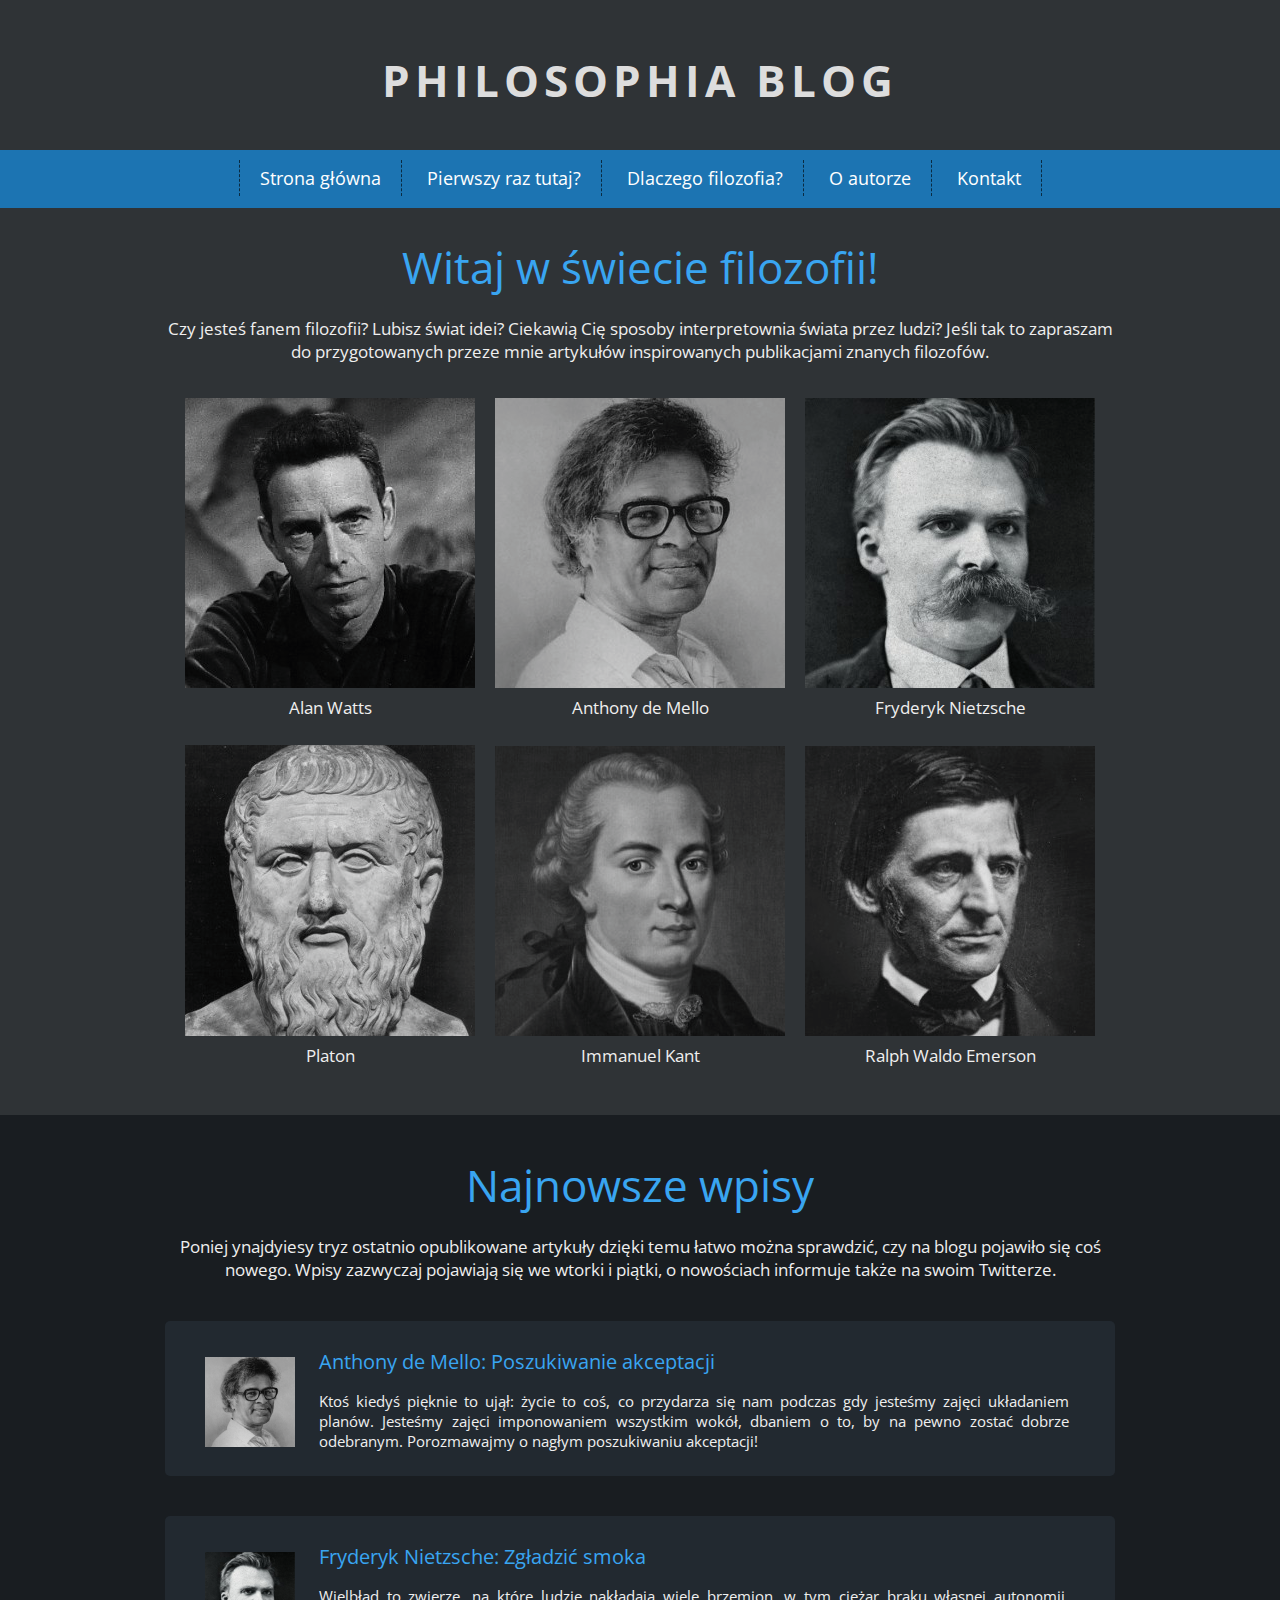
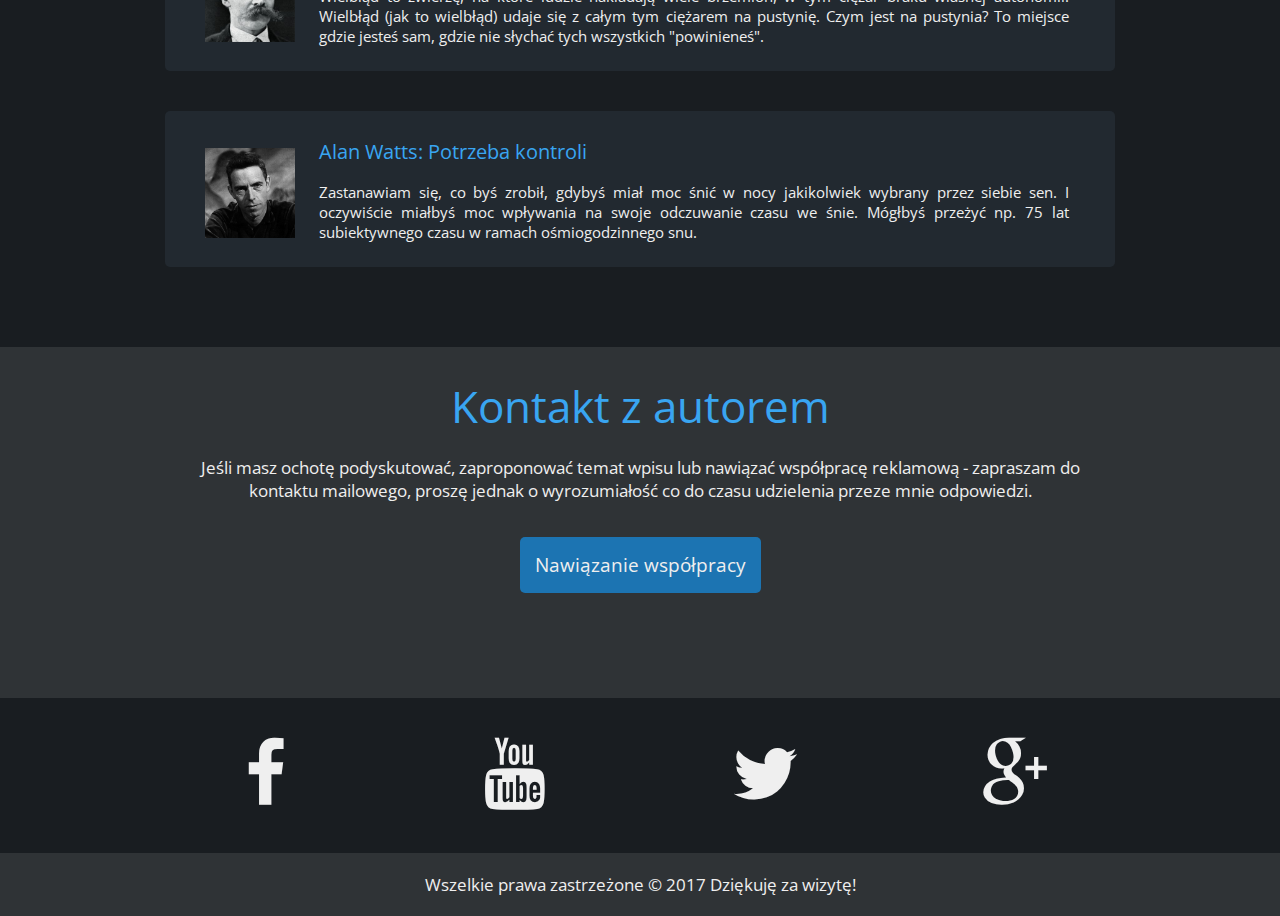
<file: Zajecia_5/index.html>
<!DOCTYPE>

<html lang="pl">

<head>
	<meta charset="utf-8" />
	<title>Philosophia Blog</title>
	<meta http-equiv="X-UA-Compatible" content="IE=edge,chrome=1" />
	
	<meta name="description" content="Blog na temat ciekawych publikacji, z dziedziny filozofii. Omówienie tekstów najslynniejszych autorów!" />
	<meta name="keywords" content="filozofia, książki, blog" />
	<meta name="author" content=""Karolina Kaczmarczyk>
	
	<link rel="stylesheet" href="main.css">
	<link rel="stylesheet" href="css/fontello.css">
	<link href="https://fonts.googleapis.com/css?family=Open+Sans:400,700" rel="stylesheet">
	
	<!--[if lt IE 9]>
	<script src="//cdnjs.cloudflare.com/ajax/libs/html5shiv/3.7.3/html5shiv.min.js"></script>
	<![endif]-->
</head>

<body>
	
	<header>
		<h1 class="logo">Philosophia Blog</h1>
		
		<nav id="topnav">
			<ul class="menu">
				<li><a href="#">Strona główna</a></li>
				<li><a href="#">Pierwszy raz tutaj?</a></li>
				<li><a href="#">Dlaczego filozofia?</a></li>
				<li><a href="#">O autorze</a></li>
				<li><a href="#">Kontakt</a></li>
			</ul>
		</nav>
	
	</header>
	
	<main>
	
		<article>
		
			<section>
			
				<div class="categories">
			
					<header>
						
						<h1>Witaj w świecie filozofii!</h1>
						<p>Czy jesteś fanem filozofii? Lubisz świat idei? Ciekawią Cię sposoby interpretownia świata przez ludzi? Jeśli tak to zapraszam do przygotowanych przeze mnie artykułów inspirowanych publikacjami znanych filozofów.</p> 
					
					</header>
					
					<div class="author">
						
						<figure>
							<a href="#"><img src="img/alan-watts.jpg" alt="Alan Watts"></a>
							<figcaption>Alan Watts</figcaption>
						</figure>
						
					</div>

					<div class="author">					
						
						<figure>
							<a href="#"><img src="img/de-mello.jpg" alt="Anthony de Mello"></a>
							<figcaption>Anthony de Mello</figcaption>
						</figure>
					
					</div>
						
					<div class="author">
					
						<figure>
							<a href="#"><img src="img/nietzsche.jpg" alt="Fryderyk Nietzsche"></a>
							<figcaption>Fryderyk Nietzsche</figcaption>
						</figure>
						
					</div>
						
					<div class="author">
					
						<figure>
							<a href="#"><img src="img/platon.jpg" alt="Platon"></a>
							<figcaption>Platon</figcaption>
						</figure>
					
					</div>	
						
					<div class="author">
						<figure>
							<a href="#"><img src="img/kant.jpg" alt="Immanuel Kant"></a>
							<figcaption>Immanuel Kant</figcaption>
						</figure>
						
					</div>
					
					<div class="author">
						<figure>
							<a href="#"><img src="img/emerson.jpg" alt="Ralph Waldo Emerson"></a>
							<figcaption>Ralph Waldo Emerson</figcaption>
						</figure>
						
					</div>
				
				</div>
				
			</section>
			
			<section id="newest">
			
				<div class="entries">
					
					<header>
						
						<h1>Najnowsze wpisy</h1>
						<p>Poniej ynajdyiesy tryz ostatnio opublikowane artykuły dzięki temu łatwo można sprawdzić, czy na blogu pojawiło się coś nowego. Wpisy zazwyczaj pojawiają się we wtorki i piątki, o nowościach informuje także na swoim Twitterze.</p> 
					
					</header>
					
					<div class="entry">
						
						<div class="entryimg">
							<img src="img/de-mello.jpg" alt="Anthony de Mello">
						</div>
						
						<div class="entrytxt">
							<h2>Anthony de Mello: Poszukiwanie akceptacji</h2>
							<p>Ktoś kiedyś pięknie to ujął: życie to coś, co przydarza się nam podczas gdy jesteśmy zajęci układaniem planów. Jesteśmy zajęci imponowaniem wszystkim wokół, dbaniem o to, by na pewno zostać dobrze odebranym. Porozmawajmy o nagłym poszukiwaniu akceptacji!</p>
						</div>
					</div>
					
					<div class="entry">
						
						<div class="entryimg">
							<img src="img/nietzsche.jpg" alt="Fryderyk Nietzsche">
						</div>
						
						<div class="entrytxt">
							<h2>Fryderyk Nietzsche: Zgładzić smoka</h2>
							<p>Wielbłąd to zwierzę, na które ludzie nakładają wiele brzemion, w tym ciężar braku własnej autonomii. Wielbłąd (jak to wielbłąd) udaje się z całym tym ciężarem na pustynię. Czym jest na pustynia? To miejsce gdzie jesteś sam, gdzie nie słychać tych wszystkich "powinieneś".</p>
						</div>
					</div>
					
					<div class="entry">
						
						<div class="entryimg">
							<img src="img/alan-watts.jpg" alt="Alan Watts">
						</div>
						
						<div class="entrytxt">
							<h2>Alan Watts: Potrzeba kontroli</h2>
							<p>Zastanawiam się, co byś zrobił, gdybyś miał moc śnić w nocy jakikolwiek wybrany przez siebie sen. I oczywiście miałbyś moc wpływania na swoje odczuwanie czasu we śnie. Mógłbyś przeżyć np. 75 lat subiektywnego czasu w ramach ośmiogodzinnego snu.</p>
						</div>
					</div>
					
				</div>
			
			</section>
			
			<section>
			
				<div class="contact">
					
					<header>
					
						<h1>Kontakt z autorem</h1>
						<p>Jeśli masz ochotę podyskutować, zaproponować temat wpisu lub nawiązać współpracę reklamową - zapraszam do kontaktu mailowego, proszę jednak o wyrozumiałość co do czasu udzielenia przeze mnie odpowiedzi.</p>
						
					</header>
					
					<a href="#" class="bluebotton">Nawiązanie współpracy</a>
				</div>
				
			</section>
		
		</article>
		
	</main>
	
	<footer>
				
		<div class="socials">
			
			<div class="socialdivs">
				<div class="fb">
					<i class="icon-facebook"></i>
				</div>
					
				<div class="yt">
					<i class="icon-youtube"></i>
				</div>
				
				<div class="tw">
					<i class="icon-twitter"></i>
				</div>
					
				<div class="gplus">
					<i class="icon-gplus"></i>
				</div>
					
				<div style="clear:both"></div>
				
			</div>
		</div>
		
		<div class="info">
			Wszelkie prawa zastrzeżone &copy; 2017 Dziękuję za wizytę!
		</div>
		
	</footer>
	
</body>

</html>
</file>
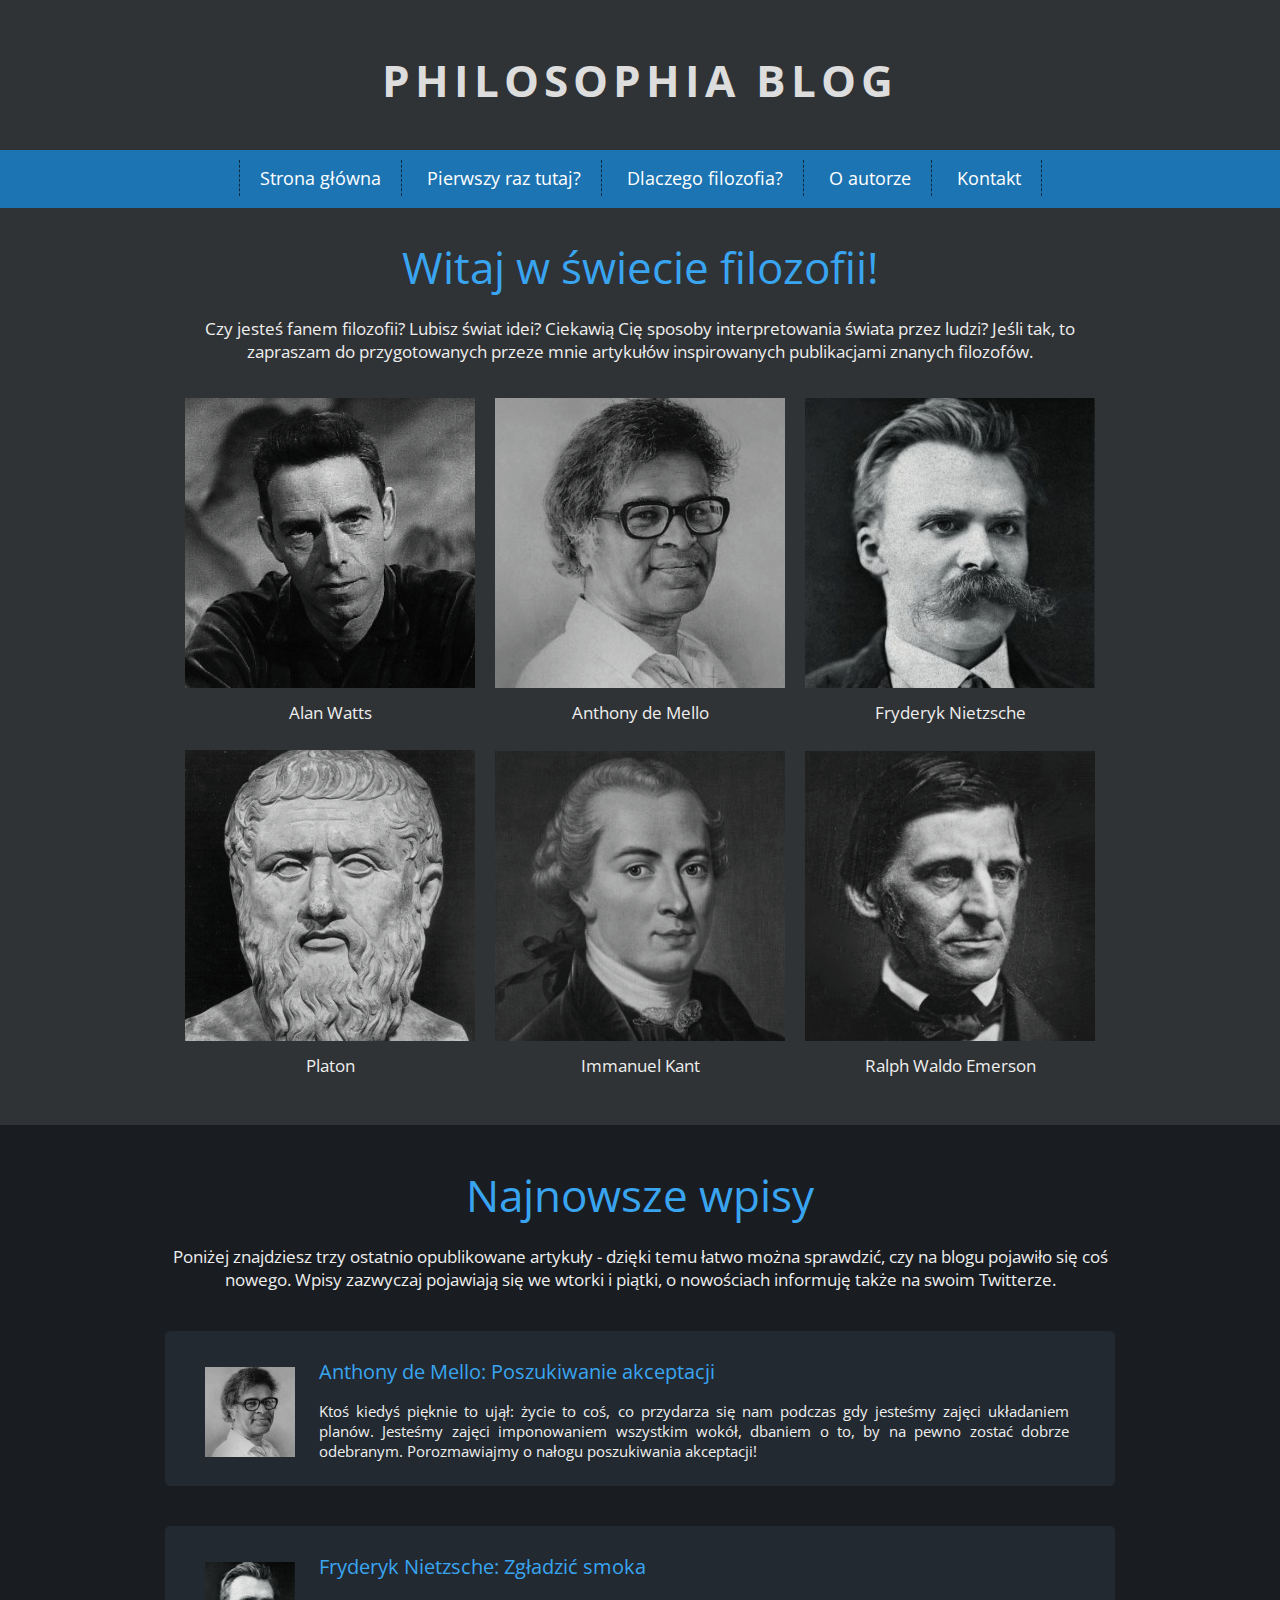
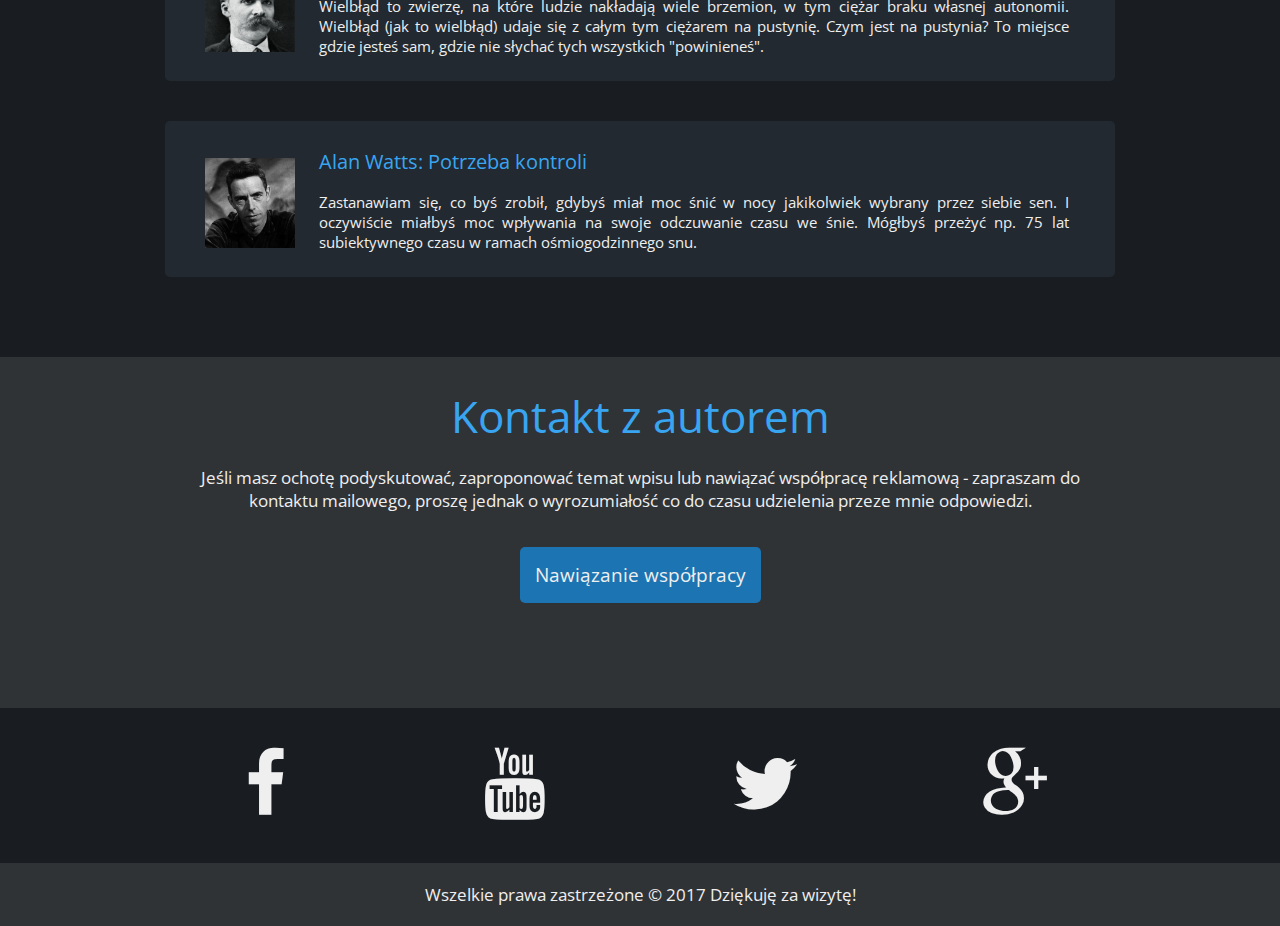
<file: Zajecia_5/kurs_html5/kurs_html5/koniec pracy/html-odc5/index.html>
<!DOCTYPE html>
<html lang="pl">
<head>

	<meta charset="utf-8">
	<title>Philosophia Blog</title>
	<meta name="description" content="Blog na temat ciekawych publikacji z dziedziny filozofii. Omówienie wybranych tekstów najsłynniejszych autorów!">
	<meta name="keywords" content="filozofia, książki, blog, przemyślenia">
	<meta name="author" content="Mortinez Walles">
	
	<meta http-equiv="X-Ua-Compatible" content="IE=edge,chrome=1">
	
	<link rel="stylesheet" href="main.css">
	<link rel="stylesheet" href="css/fontello.css">
	<link href="https://fonts.googleapis.com/css?family=Open+Sans:400,700&amp;subset=latin-ext" rel="stylesheet">
	
	<!--[if lt IE 9]>
	<script src="//cdnjs.cloudflare.com/ajax/libs/html5shiv/3.7.3/html5shiv.min.js"></script>
	<![endif]-->
	
</head>

<body>

	<header>
	
		<h1 class="logo">Philosophia Blog</h1>
		
		<nav id="topnav">
		
			<ul class="menu">
				<li><a href="#">Strona główna</a></li>
				<li><a href="#">Pierwszy raz tutaj?</a></li>
				<li><a href="#">Dlaczego filozofia?</a></li>
				<li><a href="#">O autorze</a></li>
				<li><a href="#">Kontakt</a></li>
			</ul>
			
		</nav>
	
	</header>
	
	<main>
	
		<article>
		
			<section>
			
				<div class="categories">
				
					<header>
					
						<h1>Witaj w świecie filozofii!</h1>
						<p>Czy jesteś fanem filozofii? Lubisz świat idei? Ciekawią Cię sposoby interpretowania świata przez ludzi? Jeśli tak, to zapraszam do przygotowanych przeze mnie artykułów inspirowanych publikacjami znanych filozofów.</p>
						
					</header>
					
					<div class="author">
					
						<figure>
							<a href="#"><img src="img/alan-watts.jpg" alt="Alan Watts"></a>
							<figcaption>Alan Watts</figcaption>
						</figure>
					
					</div>
					
					<div class="author">
					
						<figure>
							<a href="#"><img src="img/de-mello.jpg" alt="Anthony de Mello"></a>
							<figcaption>Anthony de Mello</figcaption>
						</figure>
					
					</div>

					<div class="author">
					
						<figure>
							<a href="#"><img src="img/nietzsche.jpg" alt="Fryderyk Nietzsche"></a>
							<figcaption>Fryderyk Nietzsche</figcaption>
						</figure>
					
					</div>

					<div class="author">
					
						<figure>
							<a href="#"><img src="img/platon.jpg" alt="Platon"></a>
							<figcaption>Platon</figcaption>
						</figure>
					
					</div>

					<div class="author">
					
						<figure>
							<a href="#"><img src="img/kant.jpg" alt="Immanuel Kant"></a>
							<figcaption>Immanuel Kant</figcaption>
						</figure>
					
					</div>

					<div class="author">
					
						<figure>
							<a href="#"><img src="img/emerson.jpg" alt="Ralph Waldo Emerson"></a>
							<figcaption>Ralph Waldo Emerson</figcaption>
						</figure>
					
					</div>					

				</div>
				
			</section>
			
			<section id="newest">
				
				<div class="entries">
				
					<header>
					
						<h1>Najnowsze wpisy</h1>
						<p>Poniżej znajdziesz trzy ostatnio opublikowane artykuły - dzięki temu łatwo można sprawdzić, czy na blogu pojawiło się coś nowego. Wpisy zazwyczaj pojawiają się we wtorki i piątki, o nowościach informuję także na swoim Twitterze.</p>
						
					</header>	

					<div class="entry">
					
						<div class="entryimg">
							<img src="img/de-mello.jpg" alt="Anthony de Mello">
						</div>
						<div class="entrytxt">
							<h2>Anthony de Mello: Poszukiwanie akceptacji</h2>
							<p>Ktoś kiedyś pięknie to ujął: życie to coś, co przydarza się nam podczas gdy jesteśmy zajęci układaniem planów. Jesteśmy zajęci imponowaniem wszystkim wokół, dbaniem o to, by na pewno zostać dobrze odebranym. Porozmawiajmy o nałogu poszukiwania akceptacji!</p>
						</div>
					
					</div>

					<div class="entry">
					
						<div class="entryimg">
							<img src="img/nietzsche.jpg" alt="Fryderyk Nietzsche">
						</div>
						<div class="entrytxt">
							<h2>Fryderyk Nietzsche: Zgładzić smoka</h2>
							<p>Wielbłąd to zwierzę, na które ludzie nakładają wiele brzemion, w tym ciężar braku własnej autonomii. Wielbłąd (jak to wielbłąd) udaje się z całym tym ciężarem na pustynię. Czym jest na pustynia? To miejsce gdzie jesteś sam, gdzie nie słychać tych wszystkich "powinieneś".</p>
						</div>
					
					</div>

					<div class="entry">
					
						<div class="entryimg">
							<img src="img/alan-watts.jpg" alt="Alan Watts">
						</div>
						<div class="entrytxt">
							<h2>Alan Watts: Potrzeba kontroli</h2>
							<p>Zastanawiam się, co byś zrobił, gdybyś miał moc śnić w nocy jakikolwiek wybrany przez siebie sen. I oczywiście miałbyś moc wpływania na swoje odczuwanie czasu we śnie. Mógłbyś przeżyć np. 75 lat subiektywnego czasu w ramach ośmiogodzinnego snu.</p>
						</div>
					
					</div>					
				</div>
				
			</section>

			<section>
				
				<div class="contact">
				
					<header>
					
						<h1>Kontakt z autorem</h1>
						<p>Jeśli masz ochotę podyskutować, zaproponować temat wpisu lub nawiązać współpracę reklamową - zapraszam do kontaktu mailowego, proszę jednak o wyrozumiałość co do czasu udzielenia przeze mnie odpowiedzi.</p>
						
					</header>
					
					<a href="#" class="bluebutton">Nawiązanie współpracy</a>
				
				</div>
				
			</section>			
		
		</article>
	
	</main>
	
	<footer>
	
		<div class="socials">
			<div class="socialdivs">
				<div class="fb">
					<i class="icon-facebook"></i>
				</div>
				<div class="yt">
					<i class="icon-youtube"></i>
				</div>
				<div class="tw">
					<i class="icon-twitter"></i>
				</div>
				<div class="gplus">
					<i class="icon-gplus"></i>
				</div>
				<div style="clear:both"></div>
			</div>
		</div>
		
		<div class="info">
			Wszelkie prawa zastrzeżone &copy; 2017 Dziękuję za wizytę!
		</div>
	
	</footer>

</body>
</html>
</file>
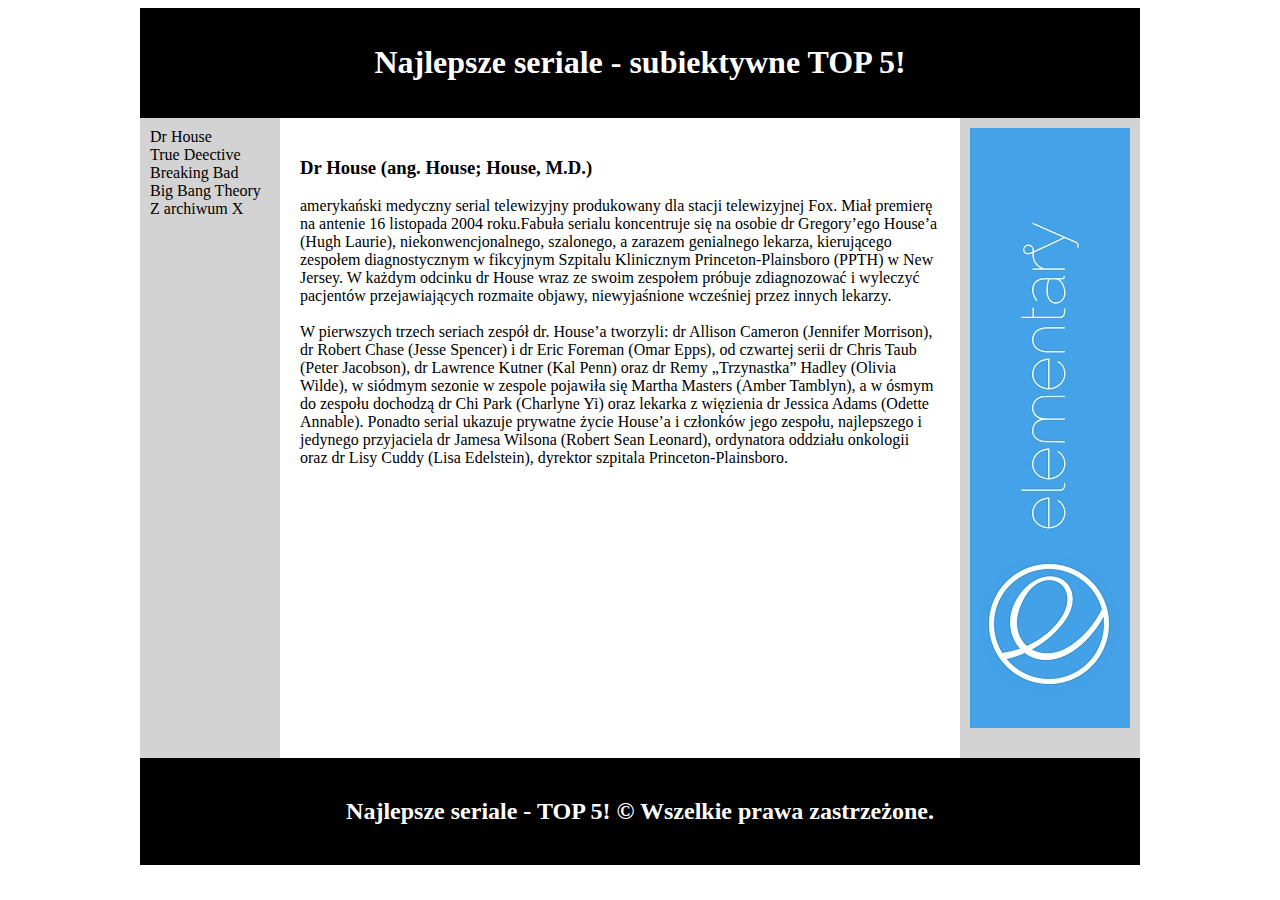
<file: Zajecia_2/div.html>
<!DOCTYPE HTML>

<html lang="pl">

	<head>
		<meta charset="utf-8"/>
		<title>Najlepsze seriale - subiektywne TOP 5!</title>
		<meta name="description" content="Serwis prezentuje subiektywne top 5 seriali telewizyjnych. Sprawdź, czy znasz je wszystkie."/>
		<meta name="keywords" content="top 5, serial, seriale, najlepsze, ciekawe, oglądaj"/>
		<meta http-equiv="X-UA-Compatible" content="IE=edge,chrome=1"/>

		<style>
			#conteiner
			{
				width: 1000px;
				margin-left: auto;
				margin-right: auto;
			}
			
			#logo
			{
				background-color: black;
				color: white;
				text-align: center;
				padding: 15px;
			}
			
			#nav
			{
				float: left;
				background-color: lightgrey;
				width: 120px;
				min-height: 620px;
				padding: 10px;
			}
			
			#content
			{
				float: left;
				width: 640px;
				padding: 20px;
			}
			
			#ad
			{
				float: left;
				background-color: lightgrey;
				width: 160px;
				min-height: 620px;
				padding: 10px;
			}
			
			#footer
			{
			clear: both;
			background-color: black;
			color: white;
			text-align: center;
			padding: 20px;
			}
		</style>
	</head>

	<body>
		<div id="conteiner">
			<div id="logo">
			<h1>Najlepsze seriale - subiektywne TOP 5!</h1>
			</div>
			
			<div id="nav">
			Dr House <br/>
			True Deective <br/>
			Breaking Bad <br/>
			Big Bang Theory <br/>
			Z archiwum X <br/>
			</div>
		
			<div id="content">
				<h3>Dr House (ang. House; House, M.D.)</h3>
				amerykański medyczny serial telewizyjny produkowany dla stacji telewizyjnej Fox. Miał premierę na antenie 16 listopada 2004 roku.Fabuła serialu koncentruje się na osobie dr Gregory’ego House’a (Hugh Laurie), niekonwencjonalnego, szalonego, a zarazem genialnego lekarza, kierującego zespołem diagnostycznym w fikcyjnym Szpitalu Klinicznym Princeton-Plainsboro (PPTH) w New Jersey. W każdym odcinku dr House wraz ze swoim zespołem próbuje zdiagnozować i wyleczyć pacjentów przejawiających rozmaite objawy, niewyjaśnione wcześniej przez innych lekarzy. 
				<br/> <br/>
				W pierwszych trzech seriach zespół dr. House’a tworzyli: dr Allison Cameron (Jennifer Morrison), dr Robert Chase (Jesse Spencer) i dr Eric Foreman (Omar Epps), od czwartej serii dr Chris Taub (Peter Jacobson), dr Lawrence Kutner (Kal Penn) oraz dr Remy „Trzynastka” Hadley (Olivia Wilde), w siódmym sezonie w zespole pojawiła się Martha Masters (Amber Tamblyn), a w ósmym do zespołu dochodzą dr Chi Park (Charlyne Yi) oraz lekarka z więzienia dr Jessica Adams (Odette Annable). Ponadto serial ukazuje prywatne życie House’a i członków jego zespołu, najlepszego i jedynego przyjaciela dr Jamesa Wilsona (Robert Sean Leonard), ordynatora oddziału onkologii oraz dr Lisy Cuddy (Lisa Edelstein), dyrektor szpitala Princeton‑Plainsboro.
			</div>
			
			<div id="ad">
				<img src="reklama.jpg"/>
			</div>
			
			<div id="footer">
				<h2>Najlepsze seriale - TOP 5! &copy; Wszelkie prawa zastrzeżone.</h2>
			</div>
		</div>

	</body>


</html>
</file>
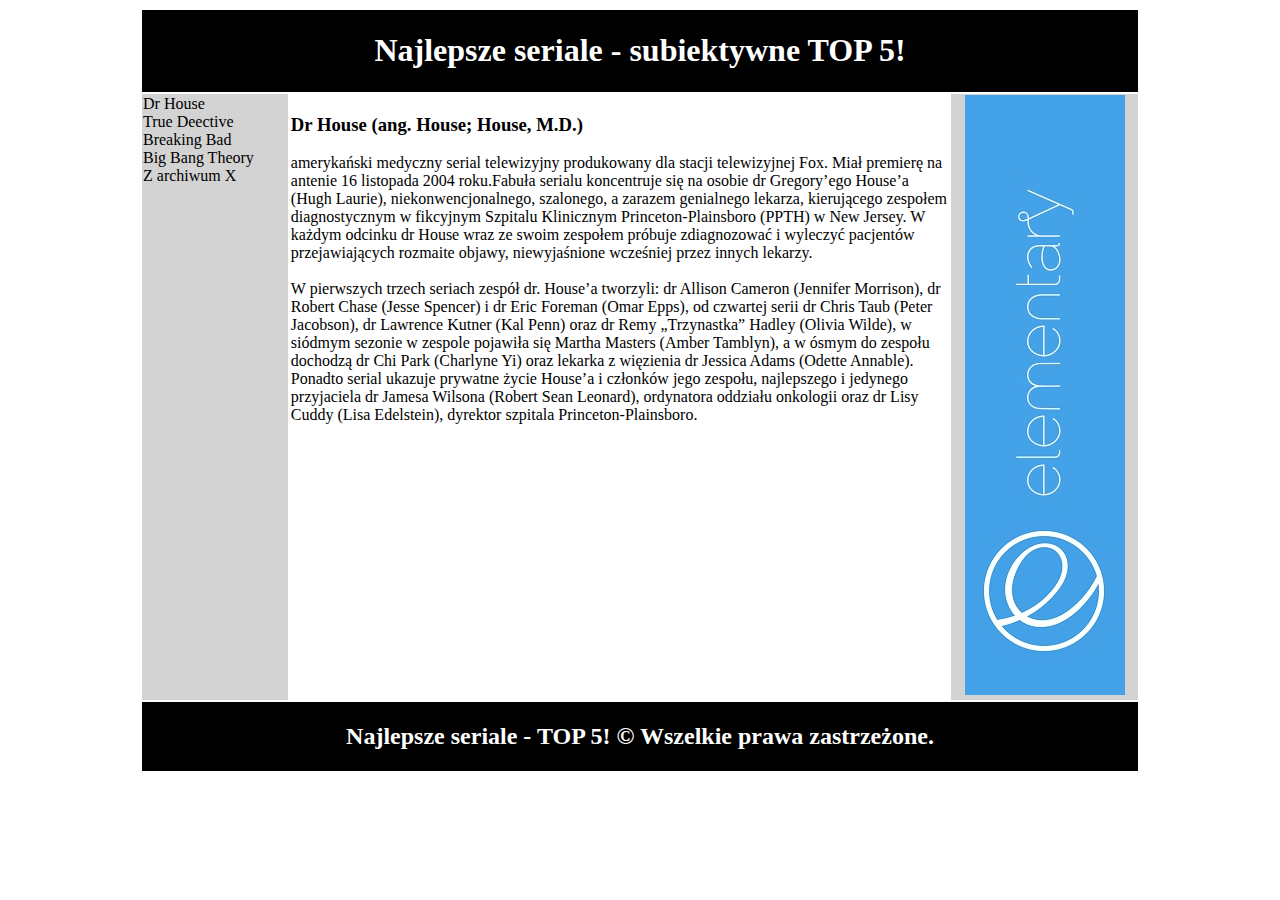
<file: Zajecia_2/table.html>
<!DOCTYPE HTML>

<html>

	<head>
		<meta name="utf-8"/>
		<title>Najlepsze seriale - subiektywne TOP 5!</title>
		<meta name="description" content="Serwis prezentuje subiektywne top 5 seriali telewizyjnych. Sprawdź, czy znasz je wszystkie."/>
		<meta name="keyword" content="top 5, serial, seriale, najlepsze, ciekawe, oglądaj"/>
		<meta http-equiv="X-UA-Compatible" content="IE=edge,chrome=1"/>
		
		<style>
			h1, h2
			{
			color: white;
			}
		</style>
	</head>
	
	<body>
		<table width="1000" align="center">
			<tr>
				<td colspan="3" align="center" bgcolor="black">
					<h1>Najlepsze seriale - subiektywne TOP 5!</h1>
				</td>
			</tr>
			<tr>
				<td width="140" valign="top" bgcolor="lightgrey"> 
				Dr House <br/>
				True Deective <br/>
				Breaking Bad <br/>
				Big Bang Theory <br/>
				Z archiwum X <br/></td>
				<td width="640" valign="top">
					<h3>Dr House (ang. House; House, M.D.)</h3>
					amerykański medyczny serial telewizyjny produkowany dla stacji telewizyjnej Fox. Miał premierę na antenie 16 listopada 2004 roku.Fabuła serialu koncentruje się na osobie dr Gregory’ego House’a (Hugh Laurie), niekonwencjonalnego, szalonego, a zarazem genialnego lekarza, kierującego zespołem diagnostycznym w fikcyjnym Szpitalu Klinicznym Princeton-Plainsboro (PPTH) w New Jersey. W każdym odcinku dr House wraz ze swoim zespołem próbuje zdiagnozować i wyleczyć pacjentów przejawiających rozmaite objawy, niewyjaśnione wcześniej przez innych lekarzy. 
					<br/> <br/>
					W pierwszych trzech seriach zespół dr. House’a tworzyli: dr Allison Cameron (Jennifer Morrison), dr Robert Chase (Jesse Spencer) i dr Eric Foreman (Omar Epps), od czwartej serii dr Chris Taub (Peter Jacobson), dr Lawrence Kutner (Kal Penn) oraz dr Remy „Trzynastka” Hadley (Olivia Wilde), w siódmym sezonie w zespole pojawiła się Martha Masters (Amber Tamblyn), a w ósmym do zespołu dochodzą dr Chi Park (Charlyne Yi) oraz lekarka z więzienia dr Jessica Adams (Odette Annable). Ponadto serial ukazuje prywatne życie House’a i członków jego zespołu, najlepszego i jedynego przyjaciela dr Jamesa Wilsona (Robert Sean Leonard), ordynatora oddziału onkologii oraz dr Lisy Cuddy (Lisa Edelstein), dyrektor szpitala Princeton‑Plainsboro.
				</td>
				<td width="180" valign="top" bgcolor="lightgrey" align="center">
					<img src="reklama.jpg"/>				
				</td>
			</tr>
			
			<tr>
				<td colspan="3" bgcolor="black" align="center">
					<h2>Najlepsze seriale - TOP 5! &copy; Wszelkie prawa zastrzeżone.</h2>
				</td>
			</tr>
		</table>
	</body>
	
</html>
</file>
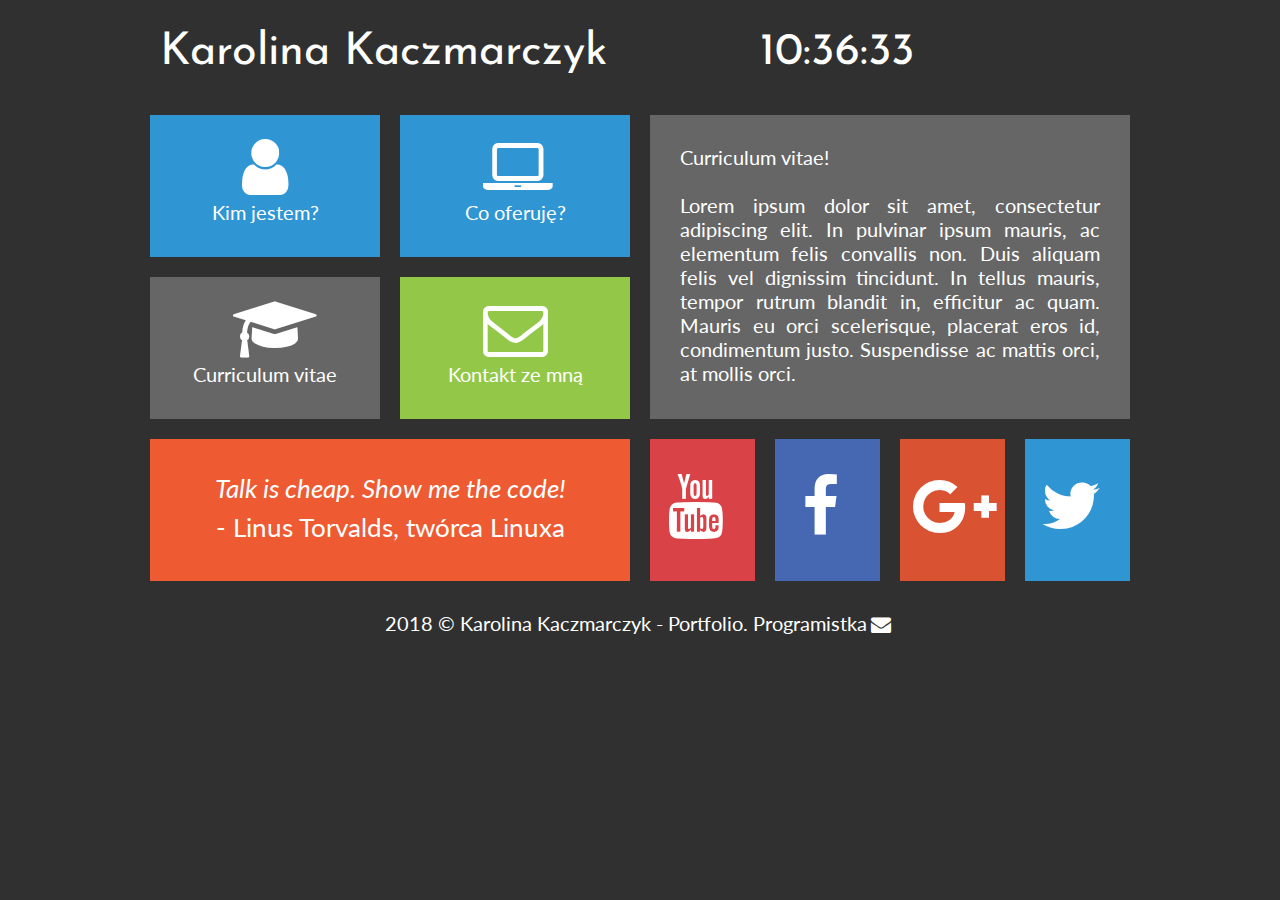
<file: Zajecia_3/cv.html.html>
<!DOCTYPE HTML>

<html lang="pl">

<head>
	<meta charset="UTF-8" />
	<meta http-equiv="X-UA-Compatible" content="IE-edge,chrome=1" />
	
	<title>Karolina Kaczmarczyk - Portfolio</title>
	
	<meta name="description" content="Stworzę dla siebie wyjątkową stronę www" />
	<meta name="keywords" content="tworzenie, www, portfolio, programistka" />
	
	<link rel="stylesheet" href="style.css" type="text/css" />
	<link rel="stylesheet" href="css/fontello.css" type="text/css" />
	<link href="https://fonts.googleapis.com/css?family=Josefin+Sans|Lato" rel="stylesheet">
	
	<script src="timer.js"></script>
	
</head>

<body onload="odliczanie();">
	
	<div id="conteiner"> 
	
		<div class="rectangle"> 
			<div id="logo"><a href="zatrudnij-programistkę" class="tilelinkhtml5">Karolina Kaczmarczyk </a></div>
			<div id="zegar">12:00:00 </div>
			<div style="clear:both;"> </div>
		</div>
		
		<div class="square">
			<div class="tile1">
				<a href="kim-jestem.html" class="tilelink"><i class="icon-user"></i><br />Kim jestem?</a>
			</div>
			
			<a href="oferta-tworzenie-stron-www.html" class="tilelinkhtml5">
				<div class="tile1">
					<i class="icon-laptop"></i><br />Co oferuję?	
				</div>
			</a>
			<div style="clear:both;"> </div>
			
			<div class="tile2">
				<a href="cv-programistka.html" class="tilelink"><i class="icon-graduation-cap"></i><br />Curriculum vitae</a>
			</div>
			<div class="tile3">
				<a href="kontakt-programista.html" class="tilelink"><i class="icon-mail"></i><br />Kontakt ze mną</a>
			</div>
			<div style="clear:both;"> </div>
			
			<div class="tile4">
				<i>Talk is cheap. Show me the code!</i><br />- Linus Torvalds, twórca Linuxa
			</div>
		</div>
		
		<div class="square">
			<div class="tile5">
				Curriculum vitae!<br /><br />
				Lorem ipsum dolor sit amet, consectetur adipiscing elit. In pulvinar ipsum mauris, ac elementum felis convallis non. Duis aliquam felis vel dignissim tincidunt. In tellus mauris, tempor rutrum blandit in, efficitur ac quam. Mauris eu orci scelerisque, placerat eros id, condimentum justo. Suspendisse ac mattis orci, at mollis orci.
			</div>
			<div class="yt">
				<a href="http://youtube.com" target="_blank"class="sociallink"><i class="icon-youtube"></i></a>
			</div>
			<div class="fb">
				<a href="http://facebook.com" target="_blank"class="sociallink"><i class="icon-facebook"></i></a>
			</div>
			<div class="gplus">
				<a href="http://google.com" target="_blank"class="sociallink"><i class="icon-gplus"></i></a>
			</div>
			<div class="tw">
				<a href="http://twitter.com" target="_blank"class="sociallink"><i class="icon-twitter"></i></a>
			</div>
			<div style="clear:both;"> </div>
		</div>
		
		<div style="clear:both;"> </div>
		
		<div class="rectangle">2018 &copy; Karolina Kaczmarczyk - Portfolio. Programistka<i class="icon-mail-alt"></i></div>
		
	</div>
</body>

</html>
</file>
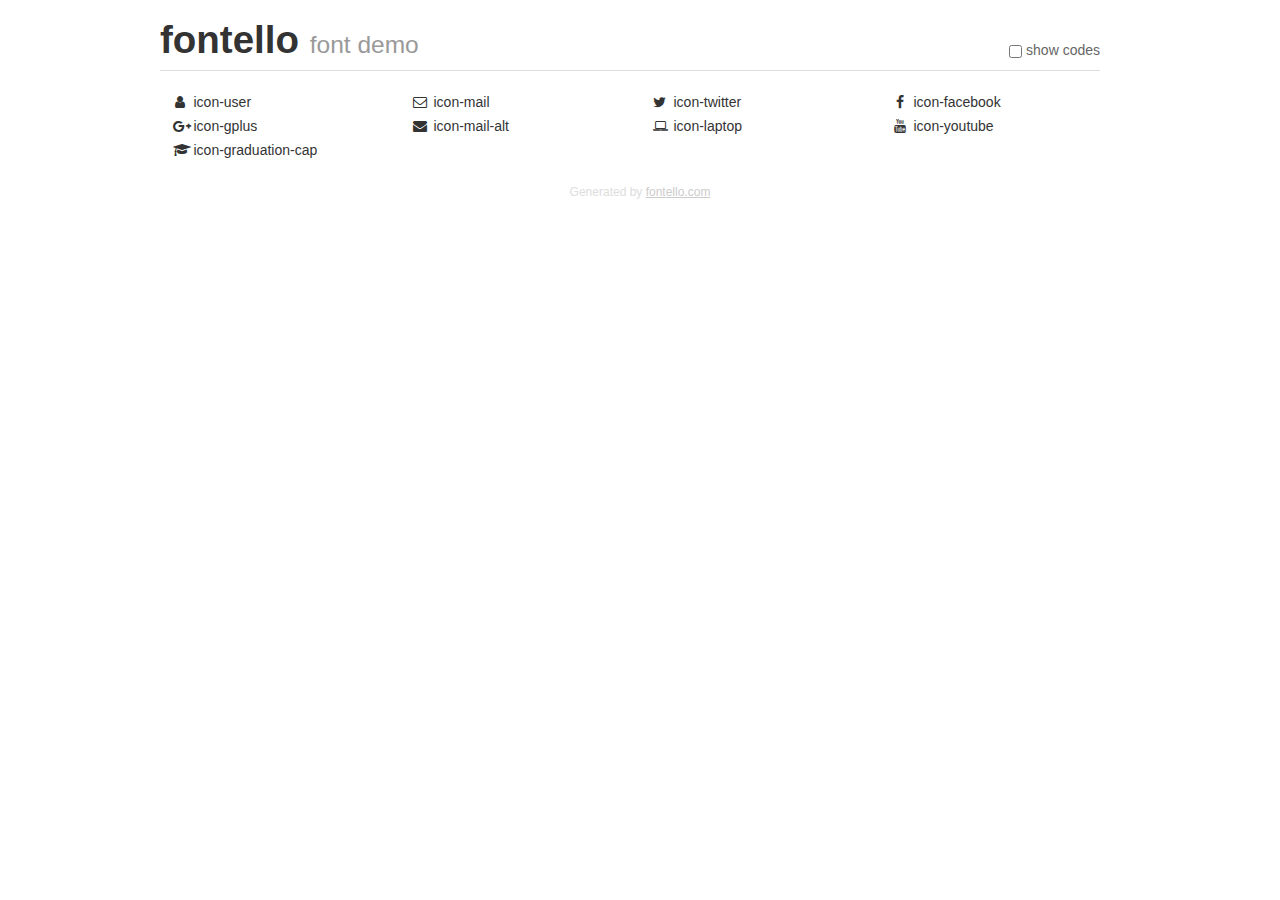
<file: Zajecia_3/demo.html>
<!DOCTYPE html>
<html>
  <head><!--[if lt IE 9]><script language="javascript" type="text/javascript" src="//html5shim.googlecode.com/svn/trunk/html5.js"></script><![endif]-->
    <meta charset="UTF-8"><style>/*
 * Bootstrap v2.2.1
 *
 * Copyright 2012 Twitter, Inc
 * Licensed under the Apache License v2.0
 * http://www.apache.org/licenses/LICENSE-2.0
 *
 * Designed and built with all the love in the world @twitter by @mdo and @fat.
 */
.clearfix {
  *zoom: 1;
}
.clearfix:before,
.clearfix:after {
  display: table;
  content: "";
  line-height: 0;
}
.clearfix:after {
  clear: both;
}
html {
  font-size: 100%;
  -webkit-text-size-adjust: 100%;
  -ms-text-size-adjust: 100%;
}
a:focus {
  outline: thin dotted #333;
  outline: 5px auto -webkit-focus-ring-color;
  outline-offset: -2px;
}
a:hover,
a:active {
  outline: 0;
}
button,
input,
select,
textarea {
  margin: 0;
  font-size: 100%;
  vertical-align: middle;
}
button,
input {
  *overflow: visible;
  line-height: normal;
}
button::-moz-focus-inner,
input::-moz-focus-inner {
  padding: 0;
  border: 0;
}
body {
  margin: 0;
  font-family: "Helvetica Neue", Helvetica, Arial, sans-serif;
  font-size: 14px;
  line-height: 20px;
  color: #333;
  background-color: #fff;
}
a {
  color: #08c;
  text-decoration: none;
}
a:hover {
  color: #005580;
  text-decoration: underline;
}
.row {
  margin-left: -20px;
  *zoom: 1;
}
.row:before,
.row:after {
  display: table;
  content: "";
  line-height: 0;
}
.row:after {
  clear: both;
}
[class*="span"] {
  float: left;
  min-height: 1px;
  margin-left: 20px;
}
.container,
.navbar-static-top .container,
.navbar-fixed-top .container,
.navbar-fixed-bottom .container {
  width: 940px;
}
.span12 {
  width: 940px;
}
.span11 {
  width: 860px;
}
.span10 {
  width: 780px;
}
.span9 {
  width: 700px;
}
.span8 {
  width: 620px;
}
.span7 {
  width: 540px;
}
.span6 {
  width: 460px;
}
.span5 {
  width: 380px;
}
.span4 {
  width: 300px;
}
.span3 {
  width: 220px;
}
.span2 {
  width: 140px;
}
.span1 {
  width: 60px;
}
[class*="span"].pull-right,
.row-fluid [class*="span"].pull-right {
  float: right;
}
.container {
  margin-right: auto;
  margin-left: auto;
  *zoom: 1;
}
.container:before,
.container:after {
  display: table;
  content: "";
  line-height: 0;
}
.container:after {
  clear: both;
}
p {
  margin: 0 0 10px;
}
.lead {
  margin-bottom: 20px;
  font-size: 21px;
  font-weight: 200;
  line-height: 30px;
}
small {
  font-size: 85%;
}
h1 {
  margin: 10px 0;
  font-family: inherit;
  font-weight: bold;
  line-height: 20px;
  color: inherit;
  text-rendering: optimizelegibility;
}
h1 small {
  font-weight: normal;
  line-height: 1;
  color: #999;
}
h1 {
  line-height: 40px;
}
h1 {
  font-size: 38.5px;
}
h1 small {
  font-size: 24.5px;
}
body {
  margin-top: 90px;
}
.header {
  position: fixed;
  top: 0;
  left: 50%;
  margin-left: -480px;
  background-color: #fff;
  border-bottom: 1px solid #ddd;
  padding-top: 10px;
  z-index: 10;
}
.footer {
  color: #ddd;
  font-size: 12px;
  text-align: center;
  margin-top: 20px;
}
.footer a {
  color: #ccc;
  text-decoration: underline;
}
.the-icons {
  font-size: 14px;
  line-height: 24px;
}
.switch {
  position: absolute;
  right: 0;
  bottom: 10px;
  color: #666;
}
.switch input {
  margin-right: 0.3em;
}
.codesOn .i-name {
  display: none;
}
.codesOn .i-code {
  display: inline;
}
.i-code {
  display: none;
}
@font-face {
      font-family: 'fontello';
      src: url('./font/fontello.eot?86117313');
      src: url('./font/fontello.eot?86117313#iefix') format('embedded-opentype'),
           url('./font/fontello.woff?86117313') format('woff'),
           url('./font/fontello.ttf?86117313') format('truetype'),
           url('./font/fontello.svg?86117313#fontello') format('svg');
      font-weight: normal;
      font-style: normal;
    }
     
     
    .demo-icon
    {
      font-family: "fontello";
      font-style: normal;
      font-weight: normal;
      speak: none;
     
      display: inline-block;
      text-decoration: inherit;
      width: 1em;
      margin-right: .2em;
      text-align: center;
      /* opacity: .8; */
     
      /* For safety - reset parent styles, that can break glyph codes*/
      font-variant: normal;
      text-transform: none;
     
      /* fix buttons height, for twitter bootstrap */
      line-height: 1em;
     
      /* Animation center compensation - margins should be symmetric */
      /* remove if not needed */
      margin-left: .2em;
     
      /* You can be more comfortable with increased icons size */
      /* font-size: 120%; */
     
      /* Font smoothing. That was taken from TWBS */
      -webkit-font-smoothing: antialiased;
      -moz-osx-font-smoothing: grayscale;
     
      /* Uncomment for 3D effect */
      /* text-shadow: 1px 1px 1px rgba(127, 127, 127, 0.3); */
    }
     </style>
    <link rel="stylesheet" href="css/animation.css"><!--[if IE 7]><link rel="stylesheet" href="css/fontello-ie7.css"><![endif]-->
    <script>
      function toggleCodes(on) {
        var obj = document.getElementById('icons');
      
        if (on) {
          obj.className += ' codesOn';
        } else {
          obj.className = obj.className.replace(' codesOn', '');
        }
      }
      
    </script>
  </head>
  <body>
    <div class="container header">
      <h1>
        fontello
         <small>font demo</small>
      </h1>
      <label class="switch">
        <input type="checkbox" onclick="toggleCodes(this.checked)">show codes
      </label>
    </div>
    <div id="icons" class="container">
      <div class="row">
        <div title="Code: 0xe800" class="the-icons span3"><i class="demo-icon icon-user">&#xe800;</i> <span class="i-name">icon-user</span><span class="i-code">0xe800</span></div>
        <div title="Code: 0xe801" class="the-icons span3"><i class="demo-icon icon-mail">&#xe801;</i> <span class="i-name">icon-mail</span><span class="i-code">0xe801</span></div>
        <div title="Code: 0xf099" class="the-icons span3"><i class="demo-icon icon-twitter">&#xf099;</i> <span class="i-name">icon-twitter</span><span class="i-code">0xf099</span></div>
        <div title="Code: 0xf09a" class="the-icons span3"><i class="demo-icon icon-facebook">&#xf09a;</i> <span class="i-name">icon-facebook</span><span class="i-code">0xf09a</span></div>
      </div>
      <div class="row">
        <div title="Code: 0xf0d5" class="the-icons span3"><i class="demo-icon icon-gplus">&#xf0d5;</i> <span class="i-name">icon-gplus</span><span class="i-code">0xf0d5</span></div>
        <div title="Code: 0xf0e0" class="the-icons span3"><i class="demo-icon icon-mail-alt">&#xf0e0;</i> <span class="i-name">icon-mail-alt</span><span class="i-code">0xf0e0</span></div>
        <div title="Code: 0xf109" class="the-icons span3"><i class="demo-icon icon-laptop">&#xf109;</i> <span class="i-name">icon-laptop</span><span class="i-code">0xf109</span></div>
        <div title="Code: 0xf167" class="the-icons span3"><i class="demo-icon icon-youtube">&#xf167;</i> <span class="i-name">icon-youtube</span><span class="i-code">0xf167</span></div>
      </div>
      <div class="row">
        <div title="Code: 0xf19d" class="the-icons span3"><i class="demo-icon icon-graduation-cap">&#xf19d;</i> <span class="i-name">icon-graduation-cap</span><span class="i-code">0xf19d</span></div>
      </div>
    </div>
    <div class="container footer">Generated by <a href="http://fontello.com">fontello.com</a></div>
  </body>
</html>
</file>
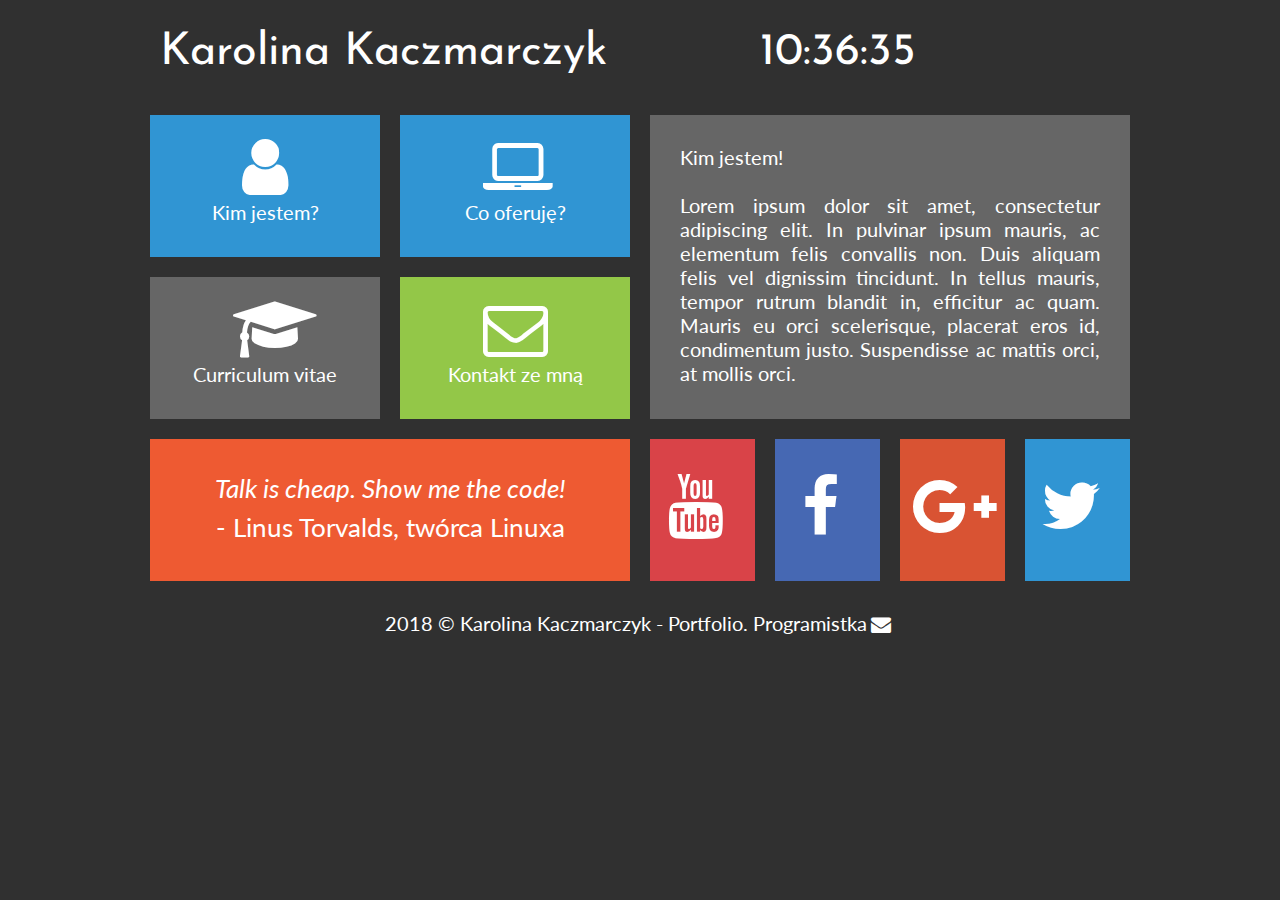
<file: Zajecia_3/kimjestem.html.html>
<!DOCTYPE HTML>

<html lang="pl">

<head>
	<meta charset="UTF-8" />
	<meta http-equiv="X-UA-Compatible" content="IE-edge,chrome=1" />
	
	<title>Karolina Kaczmarczyk - Portfolio</title>
	
	<meta name="description" content="Stworzę dla siebie wyjątkową stronę www" />
	<meta name="keywords" content="tworzenie, www, portfolio, programistka" />
	
	<link rel="stylesheet" href="style.css" type="text/css" />
	<link rel="stylesheet" href="css/fontello.css" type="text/css" />
	<link href="https://fonts.googleapis.com/css?family=Josefin+Sans|Lato" rel="stylesheet">
	
	<script src="timer.js"></script>
	
</head>

<body onload="odliczanie();">
	
	<div id="conteiner"> 
	
		<div class="rectangle"> 
			<div id="logo"><a href="zatrudnij-programistkę" class="tilelinkhtml5">Karolina Kaczmarczyk </a></div>
			<div id="zegar">12:00:00 </div>
			<div style="clear:both;"> </div>
		</div>
		
		<div class="square">
			<div class="tile1">
				<a href="kim-jeste.html" class="tilelink"><i class="icon-user"></i><br />Kim jestem?</a>
			</div>
			
			<a href="oferta-tworzenie-stron-www.html" class="tilelinkhtml5">
				<div class="tile1">
					<i class="icon-laptop"></i><br />Co oferuję?	
				</div>
			</a>
			<div style="clear:both;"> </div>
			
			<div class="tile2">
				<a href="cv-programistka.html" class="tilelink"><i class="icon-graduation-cap"></i><br />Curriculum vitae</a>
			</div>
			<div class="tile3">
				<a href="kontakt-programista.html" class="tilelink"><i class="icon-mail"></i><br />Kontakt ze mną</a>
			</div>
			<div style="clear:both;"> </div>
			
			<div class="tile4">
				<i>Talk is cheap. Show me the code!</i><br />- Linus Torvalds, twórca Linuxa
			</div>
		</div>
		
		<div class="square">
			<div class="tile5">
				Kim jestem!<br /><br />
				Lorem ipsum dolor sit amet, consectetur adipiscing elit. In pulvinar ipsum mauris, ac elementum felis convallis non. Duis aliquam felis vel dignissim tincidunt. In tellus mauris, tempor rutrum blandit in, efficitur ac quam. Mauris eu orci scelerisque, placerat eros id, condimentum justo. Suspendisse ac mattis orci, at mollis orci.
			</div>
			<div class="yt">
				<a href="http://youtube.com" target="_blank"class="sociallink"><i class="icon-youtube"></i></a>
			</div>
			<div class="fb">
				<a href="http://facebook.com" target="_blank"class="sociallink"><i class="icon-facebook"></i></a>
			</div>
			<div class="gplus">
				<a href="http://google.com" target="_blank"class="sociallink"><i class="icon-gplus"></i></a>
			</div>
			<div class="tw">
				<a href="http://twitter.com" target="_blank"class="sociallink"><i class="icon-twitter"></i></a>
			</div>
			<div style="clear:both;"> </div>
		</div>
		
		<div style="clear:both;"> </div>
		
		<div class="rectangle">2018 &copy; Karolina Kaczmarczyk - Portfolio. Programistka<i class="icon-mail-alt"></i></div>
		
	</div>
</body>

</html>
</file>
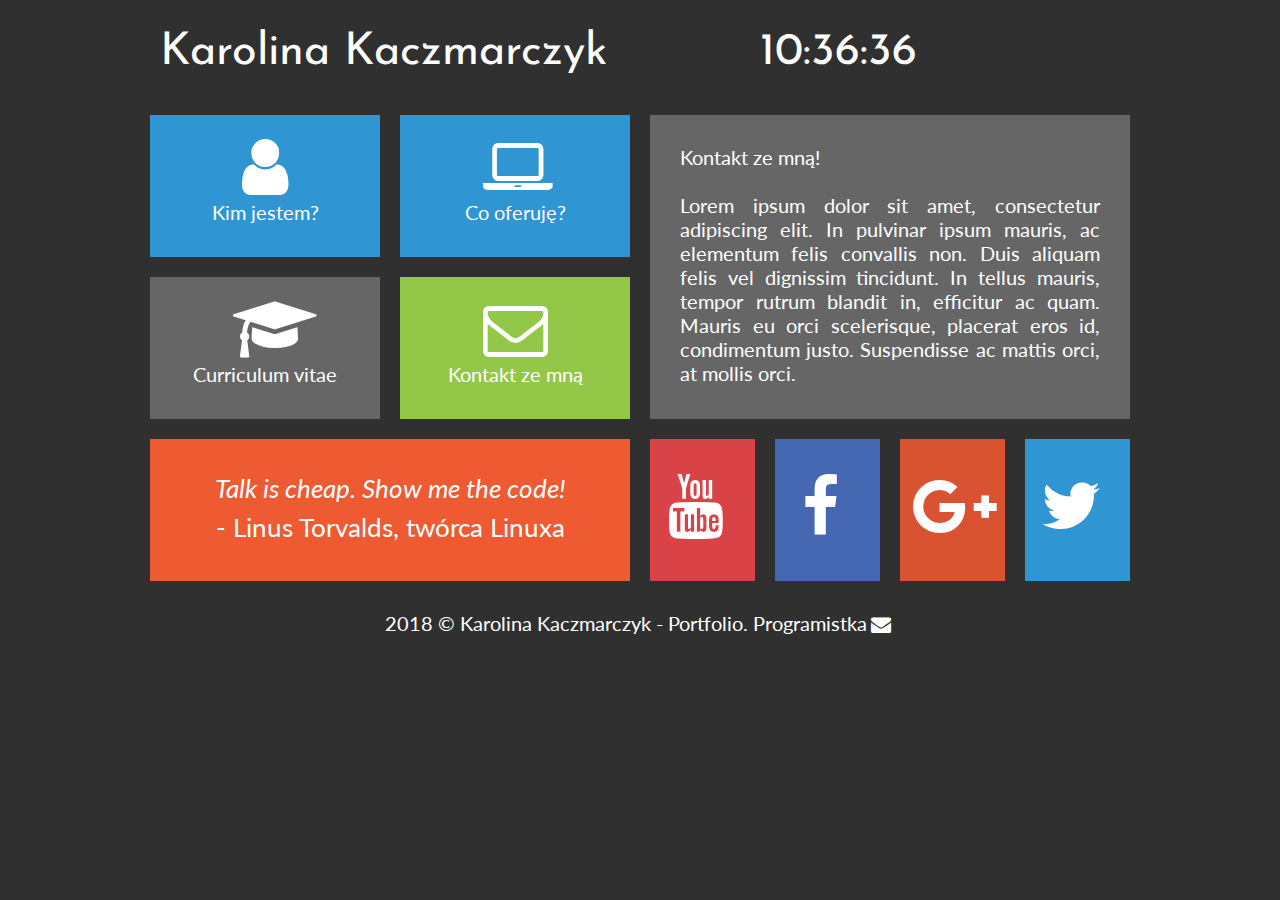
<file: Zajecia_3/kontakt.html.html>
<!DOCTYPE HTML>

<html lang="pl">

<head>
	<meta charset="UTF-8" />
	<meta http-equiv="X-UA-Compatible" content="IE-edge,chrome=1" />
	
	<title>Karolina Kaczmarczyk - Portfolio</title>
	
	<meta name="description" content="Stworzę dla siebie wyjątkową stronę www" />
	<meta name="keywords" content="tworzenie, www, portfolio, programistka" />
	
	<link rel="stylesheet" href="style.css" type="text/css" />
	<link rel="stylesheet" href="css/fontello.css" type="text/css" />
	<link href="https://fonts.googleapis.com/css?family=Josefin+Sans|Lato" rel="stylesheet">
	
	<script src="timer.js"></script>
	
</head>

<body onload="odliczanie();">
	
	<div id="conteiner"> 
	
		<div class="rectangle"> 
			<div id="logo"><a href="zatrudnij-programistkę" class="tilelinkhtml5">Karolina Kaczmarczyk </a></div>
			<div id="zegar">12:00:00 </div>
			<div style="clear:both;"> </div>
		</div>
		
		<div class="square">
			<div class="tile1">
				<a href="kim-jestem.html" class="tilelink"><i class="icon-user"></i><br />Kim jestem?</a>
			</div>
			
			<a href="oferta-tworzenie-stron-www.html" class="tilelinkhtml5">
				<div class="tile1">
					<i class="icon-laptop"></i><br />Co oferuję?	
				</div>
			</a>
			<div style="clear:both;"> </div>
			
			<div class="tile2">
				<a href="cv-programistka.html" class="tilelink"><i class="icon-graduation-cap"></i><br />Curriculum vitae</a>
			</div>
			<div class="tile3">
				<a href="kontakt-programista.html" class="tilelink"><i class="icon-mail"></i><br />Kontakt ze mną</a>
			</div>
			<div style="clear:both;"> </div>
			
			<div class="tile4">
				<i>Talk is cheap. Show me the code!</i><br />- Linus Torvalds, twórca Linuxa
			</div>
		</div>
		
		<div class="square">
			<div class="tile5">
				Kontakt ze mną!<br /><br />
				Lorem ipsum dolor sit amet, consectetur adipiscing elit. In pulvinar ipsum mauris, ac elementum felis convallis non. Duis aliquam felis vel dignissim tincidunt. In tellus mauris, tempor rutrum blandit in, efficitur ac quam. Mauris eu orci scelerisque, placerat eros id, condimentum justo. Suspendisse ac mattis orci, at mollis orci.
			</div>
			<div class="yt">
				<a href="http://youtube.com" target="_blank"class="sociallink"><i class="icon-youtube"></i></a>
			</div>
			<div class="fb">
				<a href="http://facebook.com" target="_blank"class="sociallink"><i class="icon-facebook"></i></a>
			</div>
			<div class="gplus">
				<a href="http://google.com" target="_blank"class="sociallink"><i class="icon-gplus"></i></a>
			</div>
			<div class="tw">
				<a href="http://twitter.com" target="_blank"class="sociallink"><i class="icon-twitter"></i></a>
			</div>
			<div style="clear:both;"> </div>
		</div>
		
		<div style="clear:both;"> </div>
		
		<div class="rectangle">2018 &copy; Karolina Kaczmarczyk - Portfolio. Programistka<i class="icon-mail-alt"></i></div>
		
	</div>
</body>

</html>
</file>
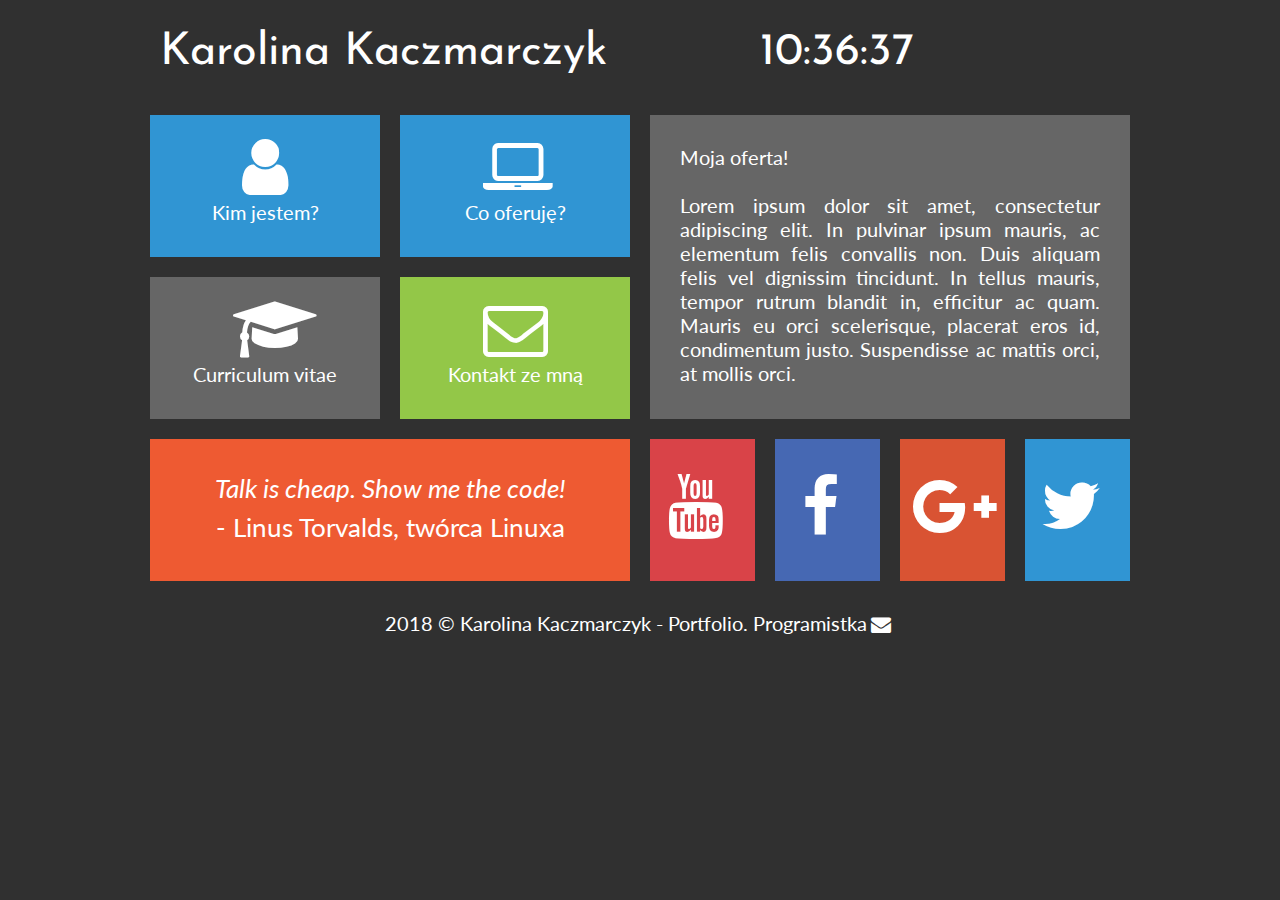
<file: Zajecia_3/oferta.html.html>
<!DOCTYPE HTML>

<html lang="pl">

<head>
	<meta charset="UTF-8" />
	<meta http-equiv="X-UA-Compatible" content="IE-edge,chrome=1" />
	
	<title>Karolina Kaczmarczyk - Portfolio</title>
	
	<meta name="description" content="Stworzę dla siebie wyjątkową stronę www" />
	<meta name="keywords" content="tworzenie, www, portfolio, programistka" />
	
	<link rel="stylesheet" href="style.css" type="text/css" />
	<link rel="stylesheet" href="css/fontello.css" type="text/css" />
	<link href="https://fonts.googleapis.com/css?family=Josefin+Sans|Lato" rel="stylesheet">
	
	<script src="timer.js"></script>
	
</head>

<body onload="odliczanie();">
	
	<div id="conteiner"> 
	
		<div class="rectangle"> 
			<div id="logo"><a href="zatrudnij-programistkę" class="tilelinkhtml5">Karolina Kaczmarczyk </a></div>
			<div id="zegar">12:00:00 </div>
			<div style="clear:both;"> </div>
		</div>
		
		<div class="square">
			<div class="tile1">
				<a href="kim-jeste.html" class="tilelink"><i class="icon-user"></i><br />Kim jestem?</a>
			</div>
			
			<a href="oferta-tworzenie-stron-www.html" class="tilelinkhtml5">
				<div class="tile1">
					<i class="icon-laptop"></i><br />Co oferuję?	
				</div>
			</a>
			<div style="clear:both;"> </div>
			
			<div class="tile2">
				<a href="cv-programistka.html" class="tilelink"><i class="icon-graduation-cap"></i><br />Curriculum vitae</a>
			</div>
			<div class="tile3">
				<a href="kontakt-programista.html" class="tilelink"><i class="icon-mail"></i><br />Kontakt ze mną</a>
			</div>
			<div style="clear:both;"> </div>
			
			<div class="tile4">
				<i>Talk is cheap. Show me the code!</i><br />- Linus Torvalds, twórca Linuxa
			</div>
		</div>
		
		<div class="square">
			<div class="tile5">
				Moja oferta!<br /><br />
				Lorem ipsum dolor sit amet, consectetur adipiscing elit. In pulvinar ipsum mauris, ac elementum felis convallis non. Duis aliquam felis vel dignissim tincidunt. In tellus mauris, tempor rutrum blandit in, efficitur ac quam. Mauris eu orci scelerisque, placerat eros id, condimentum justo. Suspendisse ac mattis orci, at mollis orci.
			</div>
			<div class="yt">
				<a href="http://youtube.com" target="_blank"class="sociallink"><i class="icon-youtube"></i></a>
			</div>
			<div class="fb">
				<a href="http://facebook.com" target="_blank"class="sociallink"><i class="icon-facebook"></i></a>
			</div>
			<div class="gplus">
				<a href="http://google.com" target="_blank"class="sociallink"><i class="icon-gplus"></i></a>
			</div>
			<div class="tw">
				<a href="http://twitter.com" target="_blank"class="sociallink"><i class="icon-twitter"></i></a>
			</div>
			<div style="clear:both;"> </div>
		</div>
		
		<div style="clear:both;"> </div>
		
		<div class="rectangle">2018 &copy; Karolina Kaczmarczyk - Portfolio. Programistka<i class="icon-mail-alt"></i></div>
		
	</div>
</body>

</html>
</file>
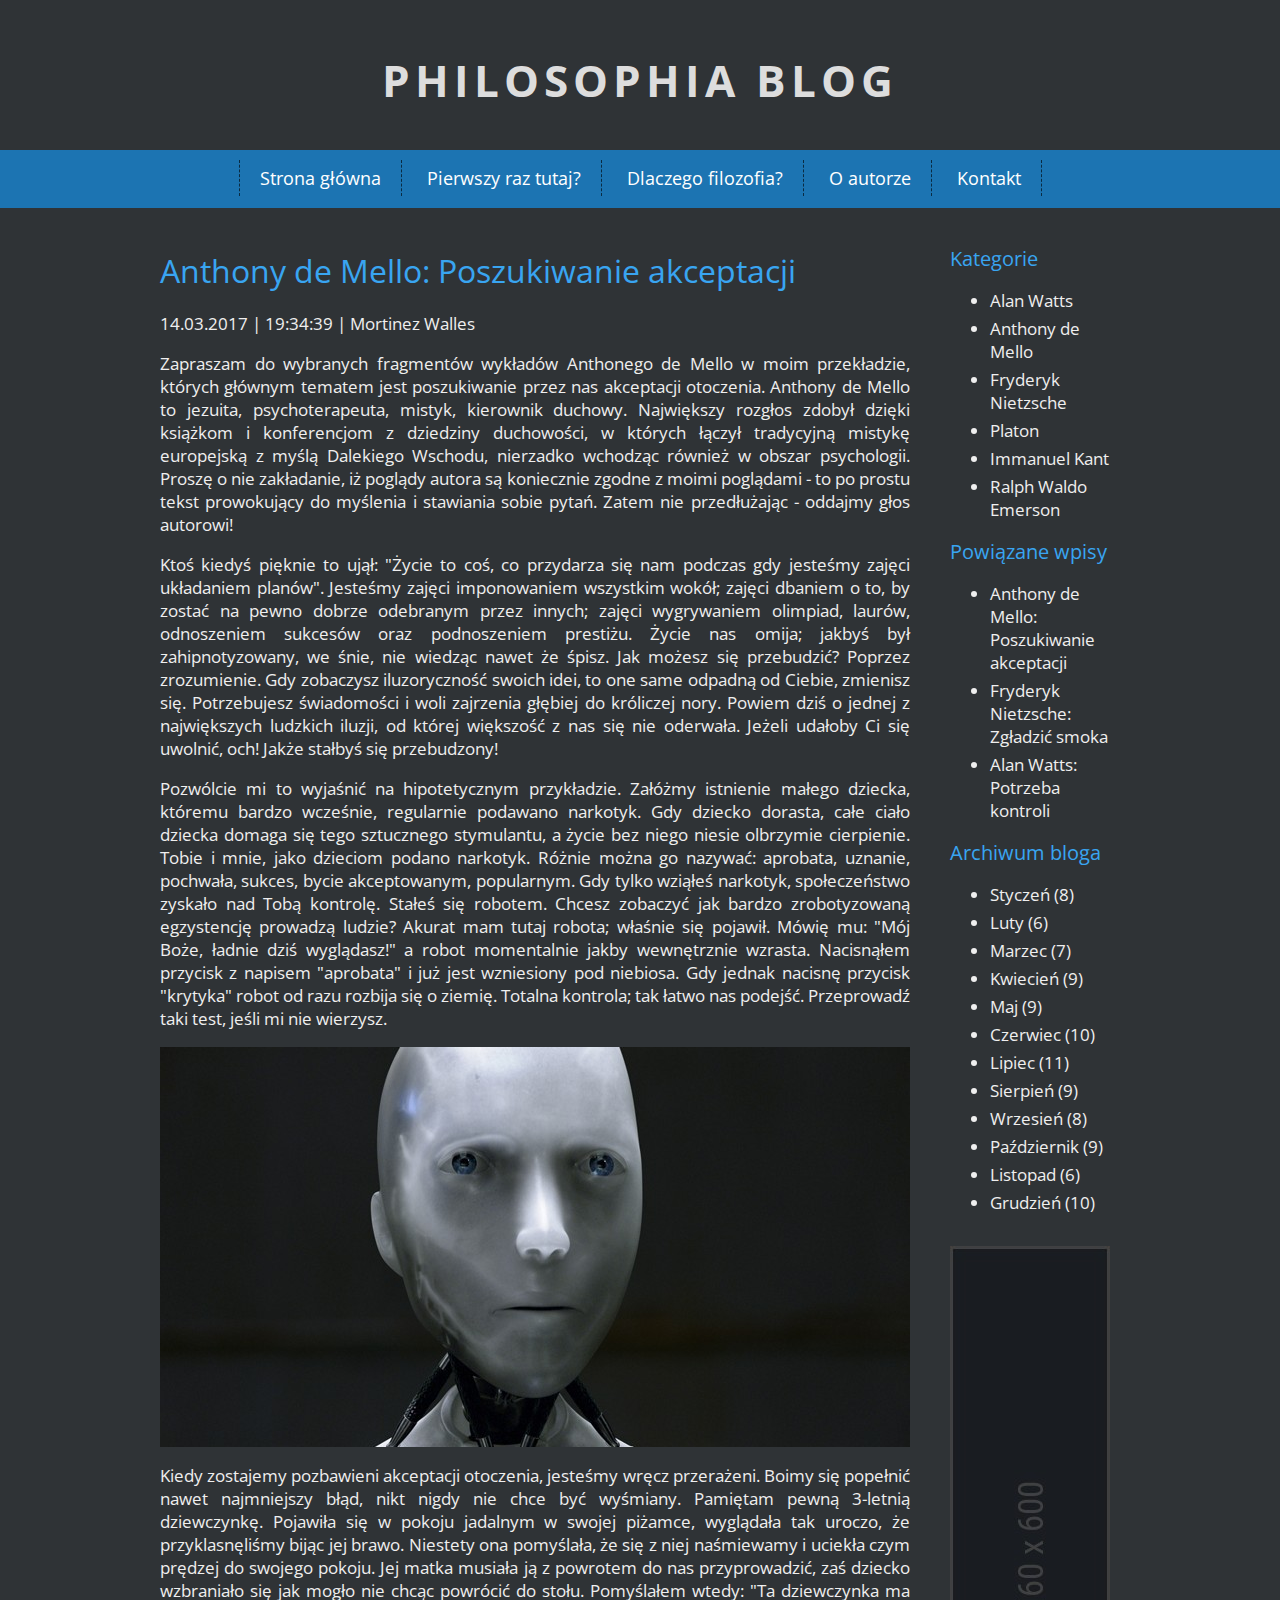
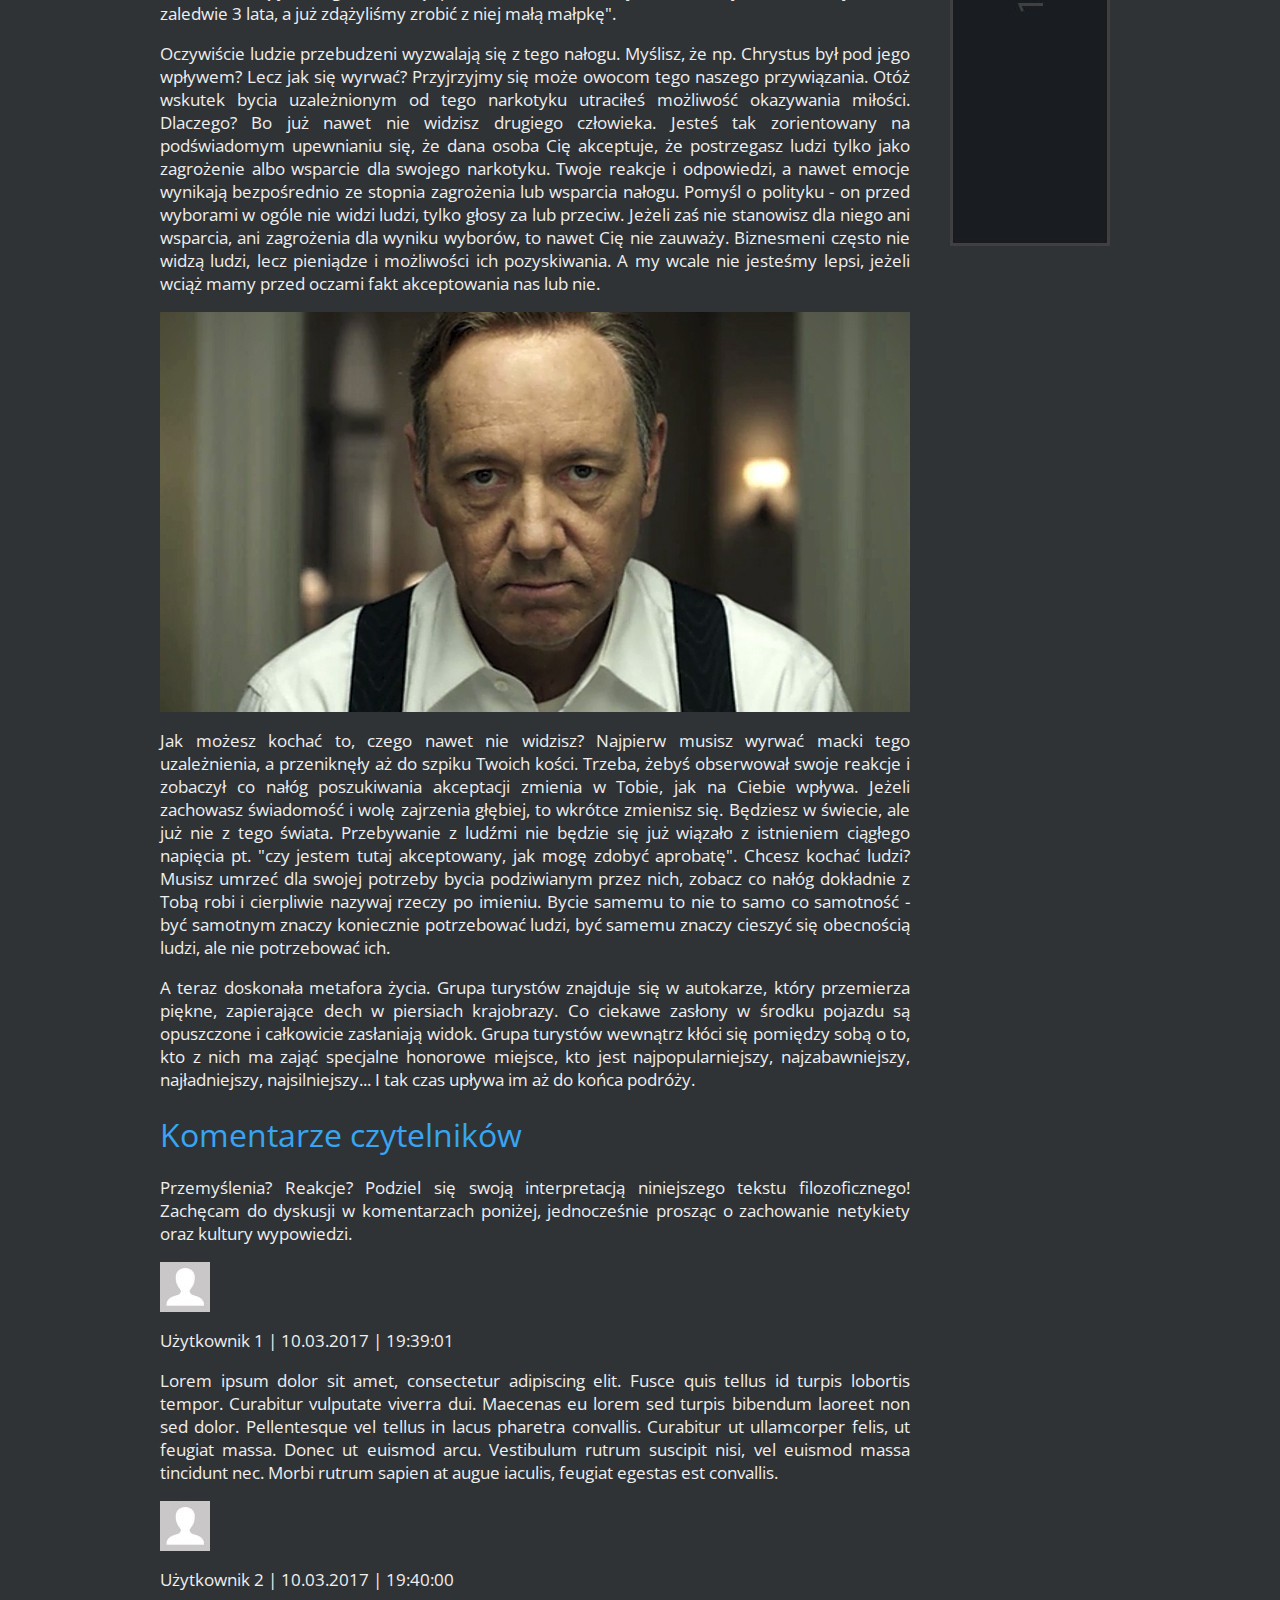
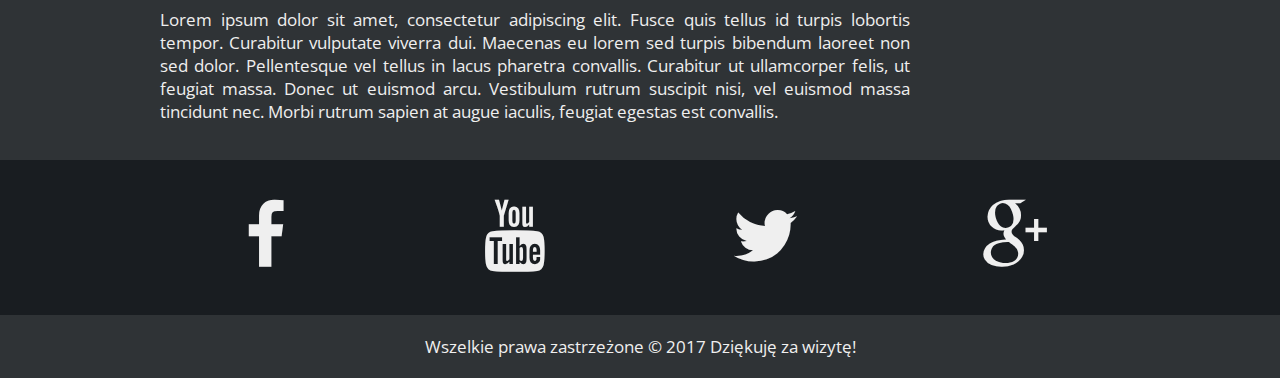
<file: Zajecia_5/wpis.html>
<!DOCTYPE>

<html lang="pl">

<head>
	<meta charset="utf-8" />
	<title>Philosophia Blog</title>
	<meta http-equiv="X-UA-Compatible" content="IE=edge,chrome=1" />
	
	<meta name="description" content="Blog na temat ciekawych publikacji, z dziedziny filozofii. Omówienie tekstów najslynniejszych autorów!" />
	<meta name="keywords" content="filozofia, książki, blog" />
	<meta name="author" content=""Karolina Kaczmarczyk>
	
	<link rel="stylesheet" href="main.css">
	<link rel="stylesheet" href="css/fontello.css">
	<link href="https://fonts.googleapis.com/css?family=Open+Sans:400,700" rel="stylesheet">
	
	<!--[if lt IE 9]>
	<script src="//cdnjs.cloudflare.com/ajax/libs/html5shiv/3.7.3/html5shiv.min.js"></script>
	<![endif]-->
</head>

<body>
	
	<header>
		<h1 class="logo">Philosophia Blog</h1>
		
		<nav id="topnav">
			<ul class="menu">
				<li><a href="#">Strona główna</a></li>
				<li><a href="#">Pierwszy raz tutaj?</a></li>
				<li><a href="#">Dlaczego filozofia?</a></li>
				<li><a href="#">O autorze</a></li>
				<li><a href="#">Kontakt</a></li>
			</ul>
		</nav>
	
	</header>
	
	<div class="conteiner">
	
		<div class="west">
			
			<main>
			
				<article>
				
					<header>
					
						<h1>Anthony de Mello: Poszukiwanie akceptacji</h1>
						<p>14.03.2017 | 19:34:39 | Mortinez Walles</p>
					
					</header>
										
					<p>Zapraszam do wybranych fragmentów wykładów Anthonego de Mello w moim przekładzie, których głównym tematem jest poszukiwanie przez nas akceptacji otoczenia. Anthony de Mello to jezuita, psychoterapeuta, mistyk, kierownik duchowy. Największy rozgłos zdobył dzięki książkom i konferencjom z dziedziny duchowości, w których łączył tradycyjną mistykę europejską z myślą Dalekiego Wschodu, nierzadko wchodząc również w obszar psychologii. Proszę o nie zakładanie, iż poglądy autora są koniecznie zgodne z moimi poglądami - to po prostu tekst prowokujący do myślenia i stawiania sobie pytań. Zatem nie przedłużając - oddajmy głos autorowi!</p>
					
					<p>Ktoś kiedyś pięknie to ujął: "Życie to coś, co przydarza się nam podczas gdy jesteśmy zajęci układaniem planów". Jesteśmy zajęci imponowaniem wszystkim wokół; zajęci dbaniem o to, by zostać na pewno dobrze odebranym przez innych; zajęci wygrywaniem olimpiad, laurów, odnoszeniem sukcesów oraz podnoszeniem prestiżu. Życie nas omija; jakbyś był zahipnotyzowany, we śnie, nie wiedząc nawet że śpisz. Jak możesz się przebudzić? Poprzez zrozumienie. Gdy zobaczysz iluzoryczność swoich idei, to one same odpadną od Ciebie, zmienisz się. Potrzebujesz świadomości i woli zajrzenia głębiej do króliczej nory. Powiem dziś o jednej z największych ludzkich iluzji, od której większość z nas się nie oderwała. Jeżeli udałoby Ci się uwolnić, och! Jakże stałbyś się przebudzony!</p>
					
					<p>Pozwólcie mi to wyjaśnić na hipotetycznym przykładzie. Załóżmy istnienie małego dziecka, któremu bardzo wcześnie, regularnie podawano narkotyk. Gdy dziecko dorasta, całe ciało dziecka domaga się tego sztucznego stymulantu, a życie bez niego niesie olbrzymie cierpienie. Tobie i mnie, jako dzieciom podano narkotyk. Różnie można go nazywać: aprobata, uznanie, pochwała, sukces, bycie akceptowanym, popularnym. Gdy tylko wziąłeś narkotyk, społeczeństwo zyskało nad Tobą kontrolę. Stałeś się robotem. Chcesz zobaczyć jak bardzo zrobotyzowaną egzystencję prowadzą ludzie? Akurat mam tutaj robota; właśnie się pojawił. Mówię mu: "Mój Boże, ładnie dziś wyglądasz!" a robot momentalnie jakby wewnętrznie wzrasta. Nacisnąłem przycisk z napisem "aprobata" i już jest wzniesiony pod niebiosa. Gdy jednak nacisnę przycisk "krytyka" robot od razu rozbija się o ziemię. Totalna kontrola; tak łatwo nas podejść. Przeprowadź taki test, jeśli mi nie wierzysz.</p>
					
					<img src="img/artykul1.jpg" alt="robot">
					
					<p>Kiedy zostajemy pozbawieni akceptacji otoczenia, jesteśmy wręcz przerażeni. Boimy się popełnić nawet najmniejszy błąd, nikt nigdy nie chce być wyśmiany. Pamiętam pewną 3-letnią dziewczynkę. Pojawiła się w pokoju jadalnym w swojej piżamce, wyglądała tak uroczo, że przyklasnęliśmy bijąc jej brawo. Niestety ona pomyślała, że się z niej naśmiewamy i uciekła czym prędzej do swojego pokoju. Jej matka musiała ją z powrotem do nas przyprowadzić, zaś dziecko wzbraniało się jak mogło nie chcąc powrócić do stołu. Pomyślałem wtedy: "Ta dziewczynka ma zaledwie 3 lata, a już zdążyliśmy zrobić z niej małą małpkę".</p>
					
					<p>Oczywiście ludzie przebudzeni wyzwalają się z tego nałogu. Myślisz, że np. Chrystus był pod jego wpływem? Lecz jak się wyrwać? Przyjrzyjmy się może owocom tego naszego przywiązania. Otóż wskutek bycia uzależnionym od tego narkotyku utraciłeś możliwość okazywania miłości. Dlaczego? Bo już nawet nie widzisz drugiego człowieka. Jesteś tak zorientowany na podświadomym upewnianiu się, że dana osoba Cię akceptuje, że postrzegasz ludzi tylko jako zagrożenie albo wsparcie dla swojego narkotyku. Twoje reakcje i odpowiedzi, a nawet emocje wynikają bezpośrednio ze stopnia zagrożenia lub wsparcia nałogu. Pomyśl o polityku - on przed wyborami w ogóle nie widzi ludzi, tylko głosy za lub przeciw. Jeżeli zaś nie stanowisz dla niego ani wsparcia, ani zagrożenia dla wyniku wyborów, to nawet Cię nie zauważy. Biznesmeni często nie widzą ludzi, lecz pieniądze i możliwości ich pozyskiwania. A my wcale nie jesteśmy lepsi, jeżeli wciąż mamy przed oczami fakt akceptowania nas lub nie.</p>
					
					<img src="img/artykul2.jpg" alt="polityk">
					
					<p>Jak możesz kochać to, czego nawet nie widzisz? Najpierw musisz wyrwać macki tego uzależnienia, a przeniknęły aż do szpiku Twoich kości. Trzeba, żebyś obserwował swoje reakcje i zobaczył co nałóg poszukiwania akceptacji zmienia w Tobie, jak na Ciebie wpływa. Jeżeli zachowasz świadomość i wolę zajrzenia głębiej, to wkrótce zmienisz się. Będziesz w świecie, ale już nie z tego świata. Przebywanie z ludźmi nie będzie się już wiązało z istnieniem ciągłego napięcia pt. "czy jestem tutaj akceptowany, jak mogę zdobyć aprobatę". Chcesz kochać ludzi? Musisz umrzeć dla swojej potrzeby bycia podziwianym przez nich, zobacz co nałóg dokładnie z Tobą robi i cierpliwie nazywaj rzeczy po imieniu. Bycie samemu to nie to samo co samotność - być samotnym znaczy koniecznie potrzebować ludzi, być samemu znaczy cieszyć się obecnością ludzi, ale nie potrzebować ich.</p>
					
					<p>A teraz doskonała metafora życia. Grupa turystów znajduje się w autokarze, który przemierza piękne, zapierające dech w piersiach krajobrazy. Co ciekawe zasłony w środku pojazdu są opuszczone i całkowicie zasłaniają widok. Grupa turystów wewnątrz kłóci się pomiędzy sobą o to, kto z nich ma zająć specjalne honorowe miejsce, kto jest najpopularniejszy, najzabawniejszy, najładniejszy, najsilniejszy... I tak czas upływa im aż do końca podróży.</p>
					
					<section>
					
						<header>
						
							<h1>Komentarze czytelników</h1>
							
							<p>Przemyślenia? Reakcje? Podziel się swoją interpretacją niniejszego tekstu filozoficznego! Zachęcam do dyskusji w komentarzach poniżej, jednocześnie prosząc o zachowanie netykiety oraz kultury wypowiedzi.</p>
						
						</header>
						
						<article>
						
							<header>
								<img src="img/user.jpg" alt="user">
								<p>Użytkownik 1 | 10.03.2017 | 19:39:01</p>
							</header>
							
							<p>Lorem ipsum dolor sit amet, consectetur adipiscing elit. Fusce quis tellus id turpis lobortis tempor. Curabitur vulputate viverra dui. Maecenas eu lorem sed turpis bibendum laoreet non sed dolor. Pellentesque vel tellus in lacus pharetra convallis. Curabitur ut ullamcorper felis, ut feugiat massa. Donec ut euismod arcu. Vestibulum rutrum suscipit nisi, vel euismod massa tincidunt nec. Morbi rutrum sapien at augue iaculis, feugiat egestas est convallis. </p>
						
						</article>
						
						<article>
						
							<header>
								<img src="img/user.jpg" alt="user">
								<p>Użytkownik 2 | 10.03.2017 | 19:40:00</p>
							</header>
							
							<p>Lorem ipsum dolor sit amet, consectetur adipiscing elit. Fusce quis tellus id turpis lobortis tempor. Curabitur vulputate viverra dui. Maecenas eu lorem sed turpis bibendum laoreet non sed dolor. Pellentesque vel tellus in lacus pharetra convallis. Curabitur ut ullamcorper felis, ut feugiat massa. Donec ut euismod arcu. Vestibulum rutrum suscipit nisi, vel euismod massa tincidunt nec. Morbi rutrum sapien at augue iaculis, feugiat egestas est convallis. </p>
						
						</article>
						
					</section>
				
				</article>
			
			</main>
		
		</div>
		
		<div class="east">
		
			<aside>
			
				<nav>
					
					<h2>Kategorie</h2>
					
					<ul>
						<li>Alan Watts</li>
						<li>Anthony de Mello</li>
						<li>Fryderyk Nietzsche</li>
						<li>Platon</li>
						<li>Immanuel Kant</li>
						<li>Ralph Waldo Emerson</li>
					</ul>
					
					<h2>Powiązane wpisy</h2>
					
					<ul>
						<li>Anthony de Mello: Poszukiwanie akceptacji</li>
						<li>Fryderyk Nietzsche: Zgładzić smoka</li>
						<li>Alan Watts: Potrzeba kontroli</li>
					</ul>
					
					<h2>Archiwum bloga</h2>
					
					<ul>
						<li>Styczeń (8)</li>
						<li>Luty (6)</li>
						<li>Marzec (7)</li>
						<li>Kwiecień (9)</li>
						<li>Maj (9)</li>
						<li>Czerwiec (10)</li>
						<li>Lipiec (11)</li>
						<li>Sierpień (9)</li>
						<li>Wrzesień (8)</li>
						<li>Październik (9)</li>
						<li>Listopad (6)</li>
						<li>Grudzień (10)</li>
					</ul>
				
				</nav>
				
				<img src="img/ad.jpg" alt="reklama">
				
			</aside>
		
		</div>
		
		<div style="clear:both;"></div>
		
	</div>
	
	<footer>
				
		<div class="socials">
			
			<div class="socialdivs">
				<div class="fb">
					<i class="icon-facebook"></i>
				</div>
					
				<div class="yt">
					<i class="icon-youtube"></i>
				</div>
				
				<div class="tw">
					<i class="icon-twitter"></i>
				</div>
					
				<div class="gplus">
					<i class="icon-gplus"></i>
				</div>
					
				<div style="clear:both"></div>
				
			</div>
		</div>
		
		<div class="info">
			Wszelkie prawa zastrzeżone &copy; 2017 Dziękuję za wizytę!
		</div>
		
	</footer>
	
</body>

</html>
</file>
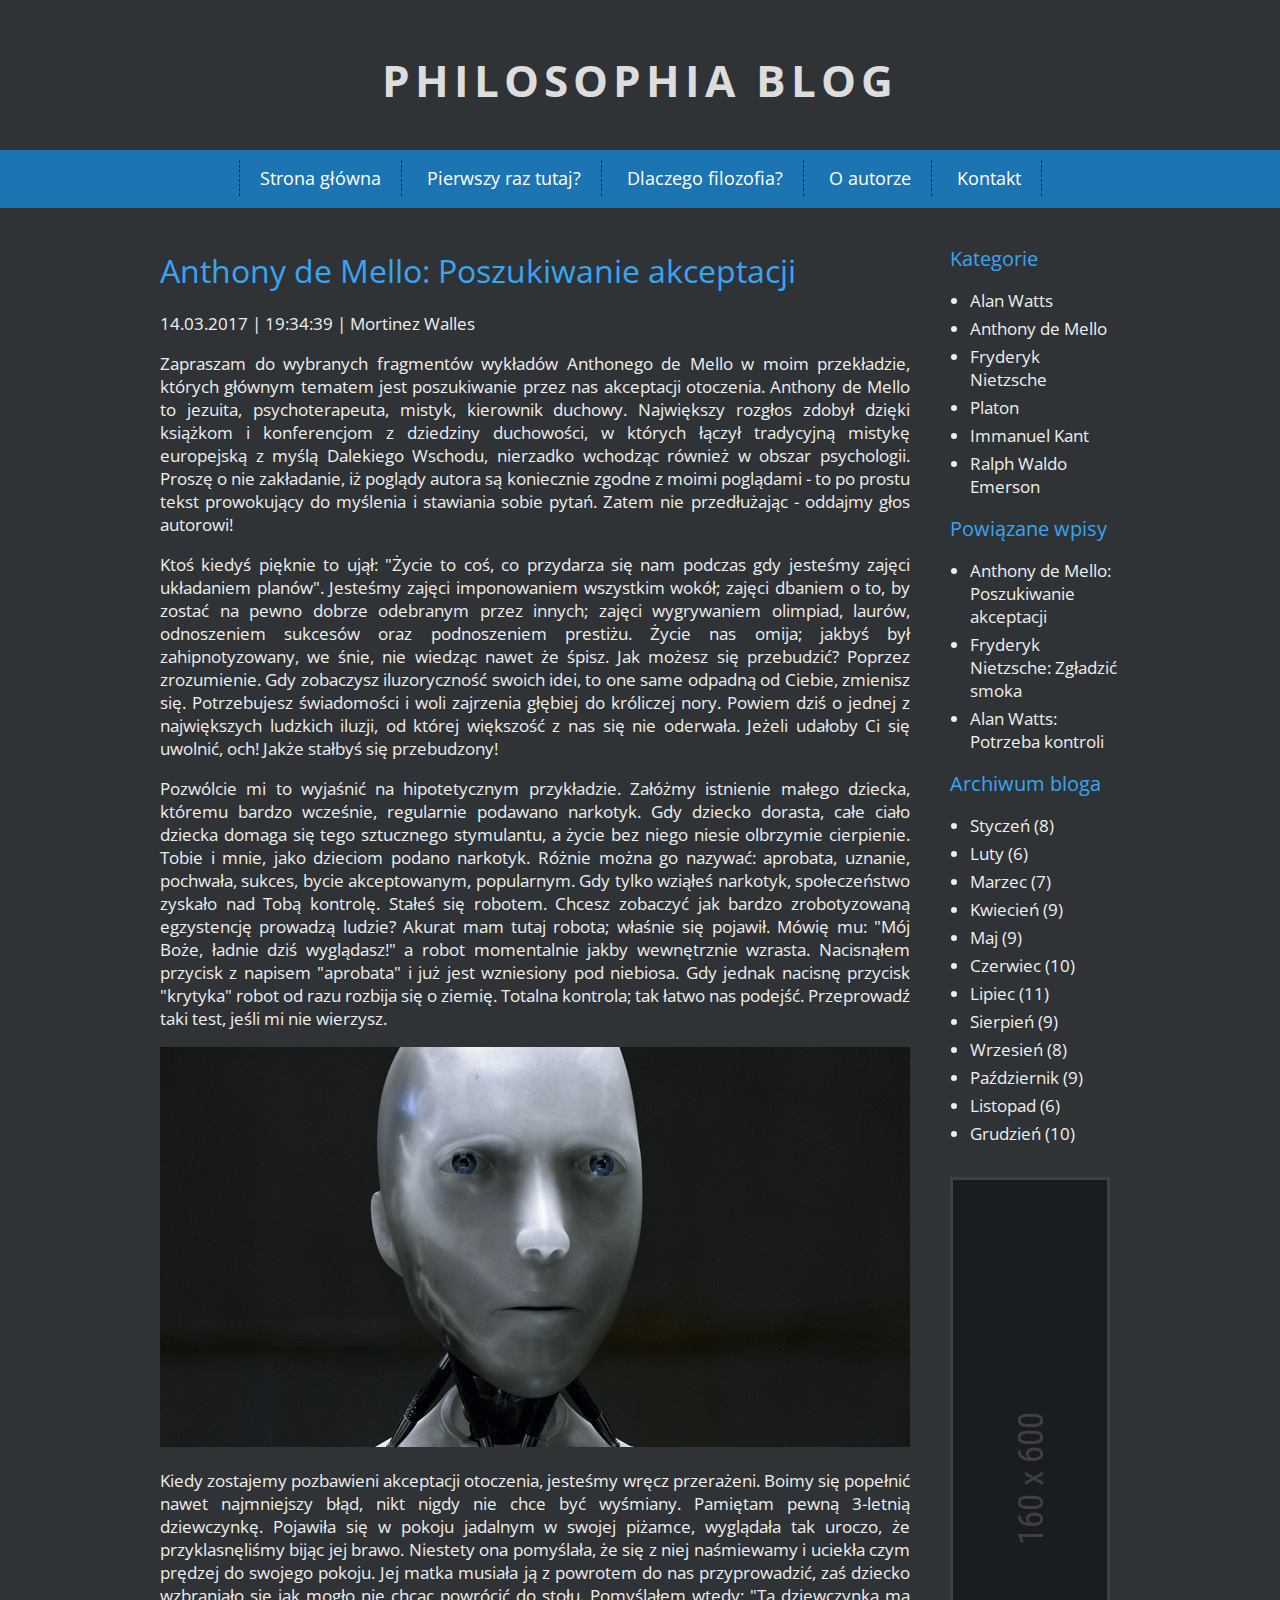
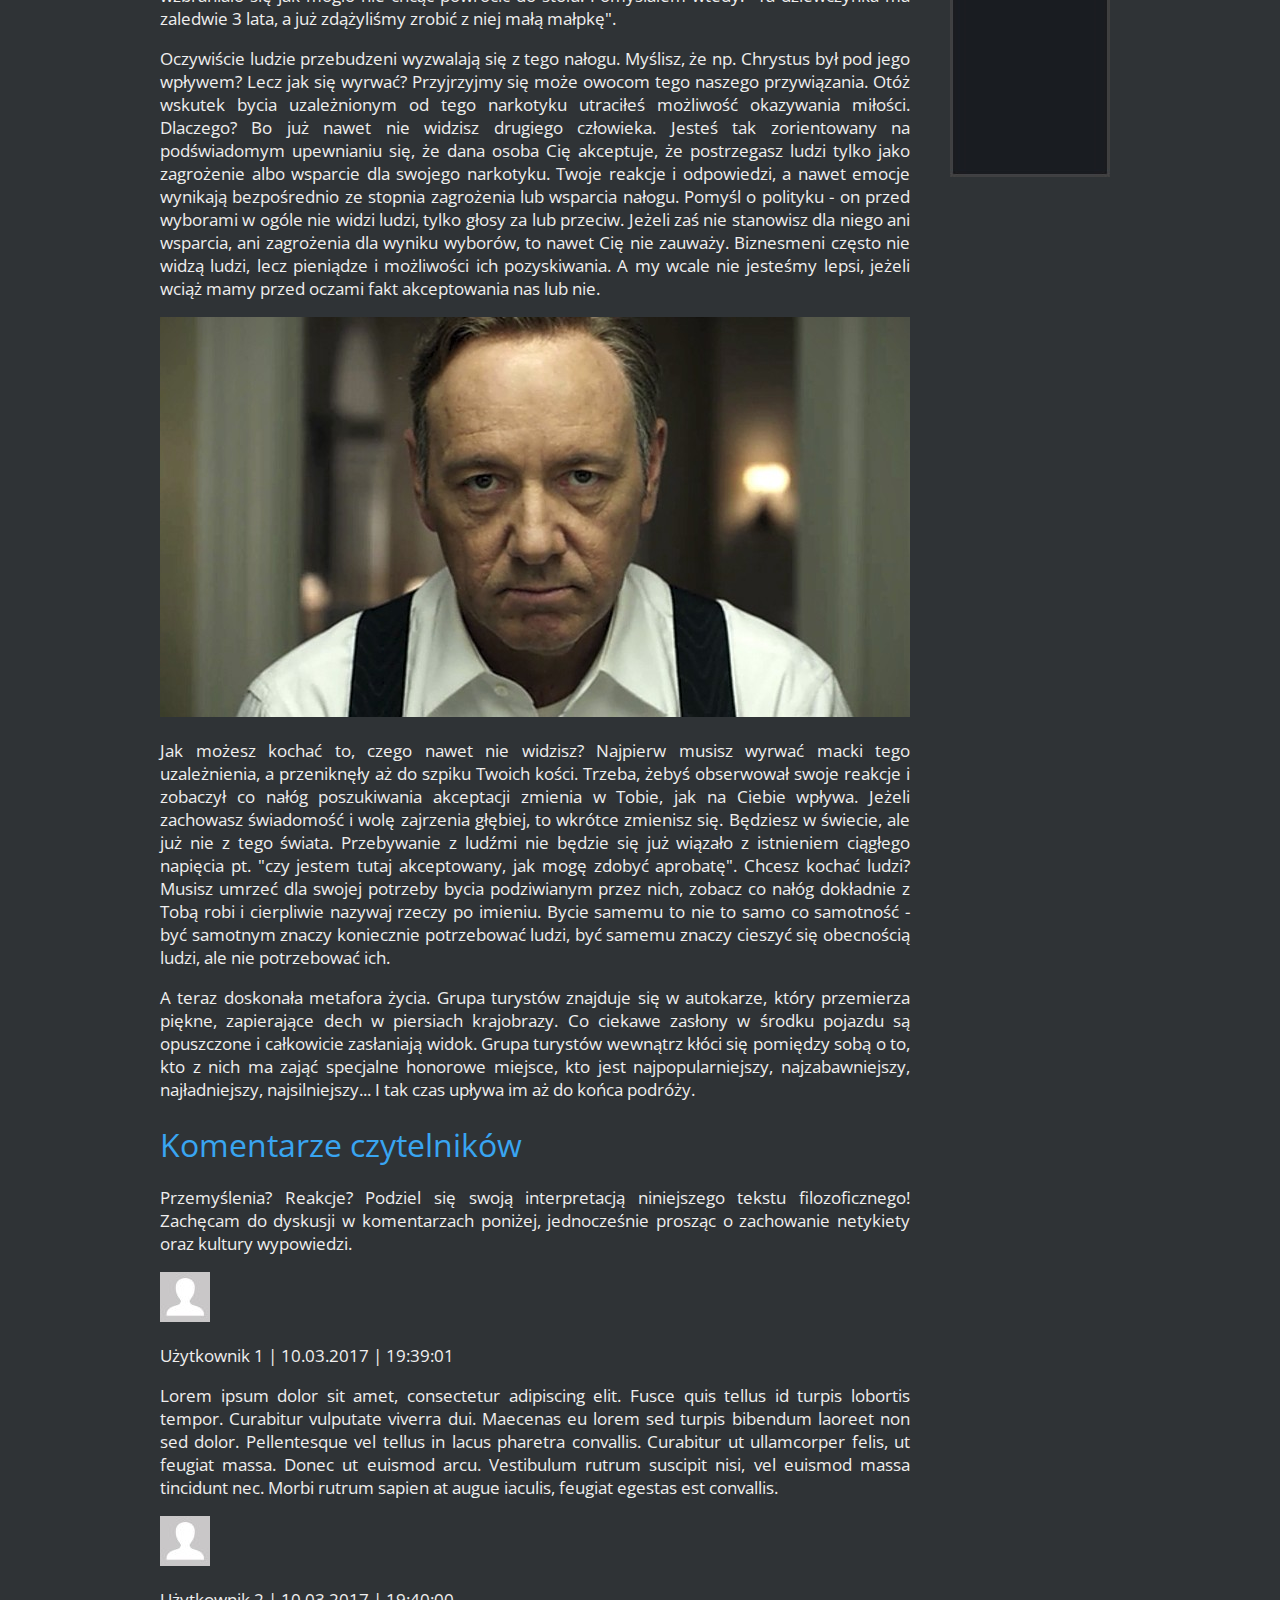
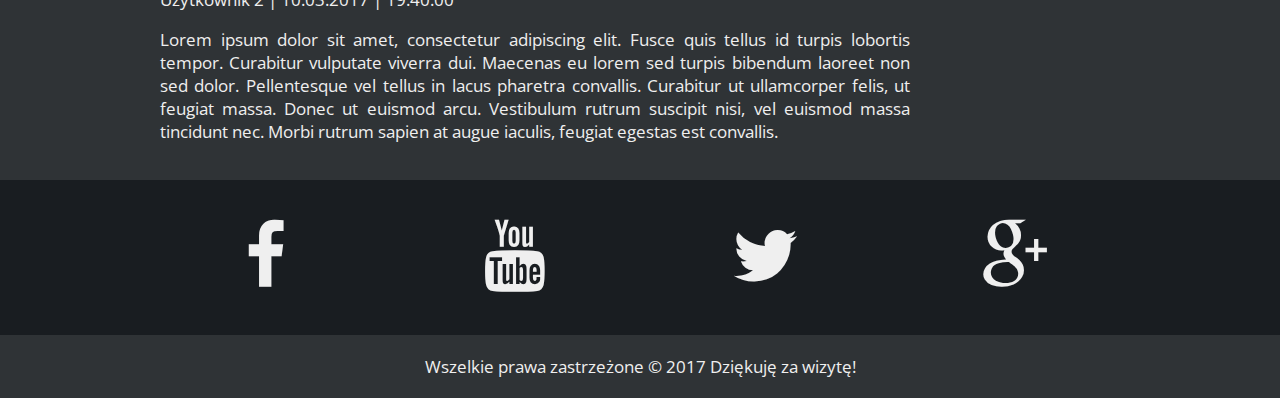
<file: Zajecia_5/kurs_html5/kurs_html5/koniec pracy/html-odc5/wpis.html>
<!DOCTYPE html>
<html lang="pl">
<head>

	<meta charset="utf-8">
	<title>Philosophia Blog</title>
	<meta name="description" content="Blog na temat ciekawych publikacji z dziedziny filozofii. Omówienie wybranych tekstów najsłynniejszych autorów!">
	<meta name="keywords" content="filozofia, książki, blog, przemyślenia">
	<meta name="author" content="Mortinez Walles">
	
	<meta http-equiv="X-Ua-Compatible" content="IE=edge,chrome=1">
	
	<link rel="stylesheet" href="main.css">
	<link rel="stylesheet" href="css/fontello.css">
	<link href="https://fonts.googleapis.com/css?family=Open+Sans:400,700&amp;subset=latin-ext" rel="stylesheet">
	
	<!--[if lt IE 9]>
	<script src="//cdnjs.cloudflare.com/ajax/libs/html5shiv/3.7.3/html5shiv.min.js"></script>
	<![endif]-->
	
</head>

<body>

	<header>
	
		<h1 class="logo">Philosophia Blog</h1>
		
		<nav id="topnav">
		
			<ul class="menu">
				<li><a href="#">Strona główna</a></li>
				<li><a href="#">Pierwszy raz tutaj?</a></li>
				<li><a href="#">Dlaczego filozofia?</a></li>
				<li><a href="#">O autorze</a></li>
				<li><a href="#">Kontakt</a></li>
			</ul>
			
		</nav>
	
	</header>
	
	<div class="container">
	
		<div class="west">
		
			<main>
			
				<article>
				
					<header>
					
						<h1>Anthony de Mello: Poszukiwanie akceptacji</h1>
						<p>14.03.2017 | 19:34:39 | Mortinez Walles</p>
					
					</header>
										
					<p>Zapraszam do wybranych fragmentów wykładów Anthonego de Mello w moim przekładzie, których głównym tematem jest poszukiwanie przez nas akceptacji otoczenia. Anthony de Mello to jezuita, psychoterapeuta, mistyk, kierownik duchowy. Największy rozgłos zdobył dzięki książkom i konferencjom z dziedziny duchowości, w których łączył tradycyjną mistykę europejską z myślą Dalekiego Wschodu, nierzadko wchodząc również w obszar psychologii. Proszę o nie zakładanie, iż poglądy autora są koniecznie zgodne z moimi poglądami - to po prostu tekst prowokujący do myślenia i stawiania sobie pytań. Zatem nie przedłużając - oddajmy głos autorowi!</p>
					
					<p>Ktoś kiedyś pięknie to ujął: "Życie to coś, co przydarza się nam podczas gdy jesteśmy zajęci układaniem planów". Jesteśmy zajęci imponowaniem wszystkim wokół; zajęci dbaniem o to, by zostać na pewno dobrze odebranym przez innych; zajęci wygrywaniem olimpiad, laurów, odnoszeniem sukcesów oraz podnoszeniem prestiżu. Życie nas omija; jakbyś był zahipnotyzowany, we śnie, nie wiedząc nawet że śpisz. Jak możesz się przebudzić? Poprzez zrozumienie. Gdy zobaczysz iluzoryczność swoich idei, to one same odpadną od Ciebie, zmienisz się. Potrzebujesz świadomości i woli zajrzenia głębiej do króliczej nory. Powiem dziś o jednej z największych ludzkich iluzji, od której większość z nas się nie oderwała. Jeżeli udałoby Ci się uwolnić, och! Jakże stałbyś się przebudzony!</p>
					
					<p>Pozwólcie mi to wyjaśnić na hipotetycznym przykładzie. Załóżmy istnienie małego dziecka, któremu bardzo wcześnie, regularnie podawano narkotyk. Gdy dziecko dorasta, całe ciało dziecka domaga się tego sztucznego stymulantu, a życie bez niego niesie olbrzymie cierpienie. Tobie i mnie, jako dzieciom podano narkotyk. Różnie można go nazywać: aprobata, uznanie, pochwała, sukces, bycie akceptowanym, popularnym. Gdy tylko wziąłeś narkotyk, społeczeństwo zyskało nad Tobą kontrolę. Stałeś się robotem. Chcesz zobaczyć jak bardzo zrobotyzowaną egzystencję prowadzą ludzie? Akurat mam tutaj robota; właśnie się pojawił. Mówię mu: "Mój Boże, ładnie dziś wyglądasz!" a robot momentalnie jakby wewnętrznie wzrasta. Nacisnąłem przycisk z napisem "aprobata" i już jest wzniesiony pod niebiosa. Gdy jednak nacisnę przycisk "krytyka" robot od razu rozbija się o ziemię. Totalna kontrola; tak łatwo nas podejść. Przeprowadź taki test, jeśli mi nie wierzysz.</p>
					
					<img src="img/artykul1.jpg" alt="robot">
					
					<p>Kiedy zostajemy pozbawieni akceptacji otoczenia, jesteśmy wręcz przerażeni. Boimy się popełnić nawet najmniejszy błąd, nikt nigdy nie chce być wyśmiany. Pamiętam pewną 3-letnią dziewczynkę. Pojawiła się w pokoju jadalnym w swojej piżamce, wyglądała tak uroczo, że przyklasnęliśmy bijąc jej brawo. Niestety ona pomyślała, że się z niej naśmiewamy i uciekła czym prędzej do swojego pokoju. Jej matka musiała ją z powrotem do nas przyprowadzić, zaś dziecko wzbraniało się jak mogło nie chcąc powrócić do stołu. Pomyślałem wtedy: "Ta dziewczynka ma zaledwie 3 lata, a już zdążyliśmy zrobić z niej małą małpkę".</p>
					
					<p>Oczywiście ludzie przebudzeni wyzwalają się z tego nałogu. Myślisz, że np. Chrystus był pod jego wpływem? Lecz jak się wyrwać? Przyjrzyjmy się może owocom tego naszego przywiązania. Otóż wskutek bycia uzależnionym od tego narkotyku utraciłeś możliwość okazywania miłości. Dlaczego? Bo już nawet nie widzisz drugiego człowieka. Jesteś tak zorientowany na podświadomym upewnianiu się, że dana osoba Cię akceptuje, że postrzegasz ludzi tylko jako zagrożenie albo wsparcie dla swojego narkotyku. Twoje reakcje i odpowiedzi, a nawet emocje wynikają bezpośrednio ze stopnia zagrożenia lub wsparcia nałogu. Pomyśl o polityku - on przed wyborami w ogóle nie widzi ludzi, tylko głosy za lub przeciw. Jeżeli zaś nie stanowisz dla niego ani wsparcia, ani zagrożenia dla wyniku wyborów, to nawet Cię nie zauważy. Biznesmeni często nie widzą ludzi, lecz pieniądze i możliwości ich pozyskiwania. A my wcale nie jesteśmy lepsi, jeżeli wciąż mamy przed oczami fakt akceptowania nas lub nie.</p>
					
					<img src="img/artykul2.jpg" alt="polityk">
					
					<p>Jak możesz kochać to, czego nawet nie widzisz? Najpierw musisz wyrwać macki tego uzależnienia, a przeniknęły aż do szpiku Twoich kości. Trzeba, żebyś obserwował swoje reakcje i zobaczył co nałóg poszukiwania akceptacji zmienia w Tobie, jak na Ciebie wpływa. Jeżeli zachowasz świadomość i wolę zajrzenia głębiej, to wkrótce zmienisz się. Będziesz w świecie, ale już nie z tego świata. Przebywanie z ludźmi nie będzie się już wiązało z istnieniem ciągłego napięcia pt. "czy jestem tutaj akceptowany, jak mogę zdobyć aprobatę". Chcesz kochać ludzi? Musisz umrzeć dla swojej potrzeby bycia podziwianym przez nich, zobacz co nałóg dokładnie z Tobą robi i cierpliwie nazywaj rzeczy po imieniu. Bycie samemu to nie to samo co samotność - być samotnym znaczy koniecznie potrzebować ludzi, być samemu znaczy cieszyć się obecnością ludzi, ale nie potrzebować ich.</p>
					
					<p>A teraz doskonała metafora życia. Grupa turystów znajduje się w autokarze, który przemierza piękne, zapierające dech w piersiach krajobrazy. Co ciekawe zasłony w środku pojazdu są opuszczone i całkowicie zasłaniają widok. Grupa turystów wewnątrz kłóci się pomiędzy sobą o to, kto z nich ma zająć specjalne honorowe miejsce, kto jest najpopularniejszy, najzabawniejszy, najładniejszy, najsilniejszy... I tak czas upływa im aż do końca podróży.</p>
					
					<section>
					
						<header>
						
							<h1>Komentarze czytelników</h1>
							
							<p>Przemyślenia? Reakcje? Podziel się swoją interpretacją niniejszego tekstu filozoficznego! Zachęcam do dyskusji w komentarzach poniżej, jednocześnie prosząc o zachowanie netykiety oraz kultury wypowiedzi.</p>
						
						</header>
						
						<article>
						
							<header>
								<img src="img/user.jpg" alt="user">
								<p>Użytkownik 1 | 10.03.2017 | 19:39:01</p>
							</header>
							
							<p>Lorem ipsum dolor sit amet, consectetur adipiscing elit. Fusce quis tellus id turpis lobortis tempor. Curabitur vulputate viverra dui. Maecenas eu lorem sed turpis bibendum laoreet non sed dolor. Pellentesque vel tellus in lacus pharetra convallis. Curabitur ut ullamcorper felis, ut feugiat massa. Donec ut euismod arcu. Vestibulum rutrum suscipit nisi, vel euismod massa tincidunt nec. Morbi rutrum sapien at augue iaculis, feugiat egestas est convallis. </p>
						
						</article>
						
						<article>
						
							<header>
								<img src="img/user.jpg" alt="user">
								<p>Użytkownik 2 | 10.03.2017 | 19:40:00</p>
							</header>
							
							<p>Lorem ipsum dolor sit amet, consectetur adipiscing elit. Fusce quis tellus id turpis lobortis tempor. Curabitur vulputate viverra dui. Maecenas eu lorem sed turpis bibendum laoreet non sed dolor. Pellentesque vel tellus in lacus pharetra convallis. Curabitur ut ullamcorper felis, ut feugiat massa. Donec ut euismod arcu. Vestibulum rutrum suscipit nisi, vel euismod massa tincidunt nec. Morbi rutrum sapien at augue iaculis, feugiat egestas est convallis. </p>
						
						</article>
						
					</section>
				
				</article>
			
			</main>
		
		</div>
	
		<div class="east">
		
			<aside>
			
				<nav>
				
					<h2>Kategorie</h2>
					
					<ul>
						<li>Alan Watts</li>
						<li>Anthony de Mello</li>
						<li>Fryderyk Nietzsche</li>
						<li>Platon</li>
						<li>Immanuel Kant</li>
						<li>Ralph Waldo Emerson</li>
					</ul>
					
					<h2>Powiązane wpisy</h2>
					
					<ul>
						<li>Anthony de Mello: Poszukiwanie akceptacji</li>
						<li>Fryderyk Nietzsche: Zgładzić smoka</li>
						<li>Alan Watts: Potrzeba kontroli</li>
					</ul>
					
					<h2>Archiwum bloga</h2>
					
					<ul>
						<li>Styczeń (8)</li>
						<li>Luty (6)</li>
						<li>Marzec (7)</li>
						<li>Kwiecień (9)</li>
						<li>Maj (9)</li>
						<li>Czerwiec (10)</li>
						<li>Lipiec (11)</li>
						<li>Sierpień (9)</li>
						<li>Wrzesień (8)</li>
						<li>Październik (9)</li>
						<li>Listopad (6)</li>
						<li>Grudzień (10)</li>
					</ul>
					
				</nav>
				
				<img src="img/ad.jpg" alt="reklama">
			
			</aside>
		
		</div>
		
		<div style="clear:both;"></div>
		
	</div>
	
	<footer>
	
		<div class="socials">
			<div class="socialdivs">
				<div class="fb">
					<i class="icon-facebook"></i>
				</div>
				<div class="yt">
					<i class="icon-youtube"></i>
				</div>
				<div class="tw">
					<i class="icon-twitter"></i>
				</div>
				<div class="gplus">
					<i class="icon-gplus"></i>
				</div>
				<div style="clear:both"></div>
			</div>
		</div>
		
		<div class="info">
			Wszelkie prawa zastrzeżone &copy; 2017 Dziękuję za wizytę!
		</div>
	
	</footer>

</body>
</html>
</file>
<file: Zajecia_1/style.css>
body 
{
	background-color: gray;
	font-family: Verdana;
	font-size: 20px;
	color: white;
}

h1
{
	font-size: 48px;
	color: red !important;
}

/*nieodwiedzone hiperłącze */
a:link
{
	color: yellow;
}

/*odwiedzone hiperłącze */
a:visited
{
	color: yellow;
}

/*hiperłącze po najechaniu myszką*/
a:hover
{
	color: red;
}
</file>
<file: Zajecia_3/style.css>
body {
	background-color: #303030;
	color: #ffffff;
	font-family: 'Lato', sans-serif;
	font-size: 20px;
}

#conteiner {
	width: 1000px;
	margin-left: auto;
	margin-right: auto;
}

.rectangle {
	width: 960px;
	margin: 20px;
	text-align: center;
}

.square {
	width: 50%;
	float:left;
}

#logo {
	float:left;
	font-family: 'Josefin Sans', sans-serif;
	font-size: 45px;
	width: 600px;
	margin-top: 10px;
	margin-bottom: 10px;
	text-align: left;
}

#zegar {
	float:left;
	font-family: 'Josefin Sans', sans-serif;
	font-size: 45px;
	margin-top: 10px;
	margin-bottom: 10px;
	text-align: left;
}

.tile1 {
	float:left;
	margin: 10px;
	width: 230px;
	height: 142px;
	background-color: #3095d3;
	text-align: center;
	
}

.tile1:hover {
	background-color: #2084c2;
}

.tile2 {
	float:left;
	margin: 10px;
	width: 230px;
	height: 142px;
	background-color: #666666;
	text-align: center;
	
}

.tile2:hover {
	background-color: #555555;
}

.tile3 {
	float:left;
	margin: 10px;
	width: 230px;
	height: 142px;
	background-color: #93c748;
	text-align: center;
	
}

.tile3:hover {
	background-color: #82b637;
}

.tile4 {
	float:left;
	margin: 10px;
	width: 420px;
	height: 82px;
	background-color: #ee5a32;
	text-align: center;
	font-size: 26px;
	padding: 30px;
	line-height: 150%;
}

.tile4:hover {
	background-color: #dd4921;
}

.tile5 {
	margin: 10px;
	width: 420px;
	height: 244px;
	background-color: #666666;
	text-align: justify;
	padding: 30px;
}

.yt {
	float:left;
	margin: 10px;
	width: 105px;
	height: 142px;
	background-color: #d94348;	
}

.yt:hover {
	background-color: #c83237;
}

.fb {
	float:left;
	margin: 10px;
	width: 105px;
	height: 142px;
	background-color: #4668b3;
	
}

.fb:hover {
	background-color: #3557a2;
}

.gplus {
	float:left;
	margin: 10px;
	width: 105px;
	height: 142px;
	background-color: #d95333;
}

.gplus:hover {
	background-color: #c84222;
}

.tw {
	float:left;
	margin: 10px;
	width: 105px;
	height: 142px;
	background-color: #3095d3;
}

.tw:hover {
	background-color: #2084c2;
}

a.tilelink {
	color: #ffffff;
	text-decoration: none;
	display: block;
	width: 230px;
	height: 142px;
}

a.tilelinkhtml5 {
	color: #ffffff;
	text-decoration: none;
}

a.sociallink {
	color: #ffffff;
	text-decoration: none;
	display: block;
	width: 105px;
	height: 142px;
}
</file>
<file: Zajecia_3/css/fontello.css>
@font-face {
  font-family: 'fontello';
  src: url('../font/fontello.eot?91935259');
  src: url('../font/fontello.eot?91935259#iefix') format('embedded-opentype'),
       url('../font/fontello.woff2?91935259') format('woff2'),
       url('../font/fontello.woff?91935259') format('woff'),
       url('../font/fontello.ttf?91935259') format('truetype'),
       url('../font/fontello.svg?91935259#fontello') format('svg');
  font-weight: normal;
  font-style: normal;
}
/* Chrome hack: SVG is rendered more smooth in Windozze. 100% magic, uncomment if you need it. */
/* Note, that will break hinting! In other OS-es font will be not as sharp as it could be */
/*
@media screen and (-webkit-min-device-pixel-ratio:0) {
  @font-face {
    font-family: 'fontello';
    src: url('../font/fontello.svg?91935259#fontello') format('svg');
  }
}
*/
 
 [class^="icon-"]:before, [class*=" icon-"]:before {
  font-family: "fontello";
  font-style: normal;
  font-weight: normal;
  speak: none;
 
  display: inline-block;
  text-decoration: inherit;
  width: 1em;
  margin-right: .2em;
  text-align: center;
  /* opacity: .8; */
 
  /* For safety - reset parent styles, that can break glyph codes*/
  font-variant: normal;
  text-transform: none;
 
  /* fix buttons height, for twitter bootstrap */
  line-height: 1em;
 
  /* Animation center compensation - margins should be symmetric */
  /* remove if not needed */
  margin-left: .2em;
 
  /* you can be more comfortable with increased icons size */
  /* font-size: 120%; */
 
  /* Font smoothing. That was taken from TWBS */
  -webkit-font-smoothing: antialiased;
  -moz-osx-font-smoothing: grayscale;
 
  /* Uncomment for 3D effect */
  /* text-shadow: 1px 1px 1px rgba(127, 127, 127, 0.3); */
}
 
.icon-user:before { content: '\e800'; font-size: 65px; margin-top: 20px;} /* '' */
.icon-mail:before { content: '\e801'; font-size: 65px; margin-top: 20px;} /* '' */
.icon-twitter:before { content: '\f099'; font-size: 65px; margin-top: 35px;} /* '' */
.icon-facebook:before { content: '\f09a'; font-size: 65px; margin-top: 35px;} /* '' */
.icon-gplus:before { content: '\f0d5'; font-size: 65px; margin-top: 35px;} /* '' */
.icon-mail-alt:before { content: '\f0e0';} /* '' */
.icon-laptop:before { content: '\f109'; font-size: 65px; margin-top: 20px;} /* '' */
.icon-youtube:before { content: '\f167'; font-size: 65px; margin-top: 35px;} /* '' */
.icon-graduation-cap:before { content: '\f19d'; font-size: 65px; margin-top: 20px;} /* '' */
</file>
<file: Zajecia_4/style.css>
body {
	/* Background pattern from subtlepatterns.com */
	background-image: url("img/tlo.png");
	margin: 0px;
	font-family: 'Open Sans', sans-serif;
	font-size: 20px;
}

a:link {
	color: black;
	text-decoration: none;
}

a:visited {
	color: black;
	text-decoration: none;
}

a:hover {
	color: #485b3b;
	text-decoration: underline;
}

a:active{
		color: black;
	text-decoration: none;
}

#logo {
	width: 100%;
	height: 50px;
	background-color: #485b3b;
	font-size: 36px;
	color: white;
	text-align: center;
	text-transform: uppercase;
	padding: 5px 0px 5px 0px;
	letter-spacing: 3px;
	border-bottom: 2px solid #33402a;
	text-shadow: 
	2px 2px 0 #33402a, 
	-2px 2px 0 #33402a, 
	-2px -2px 0 #33402a, 
	2px -2px 0 #33402a; 
}

#conteiner {
	margin-left: auto;
	margin-right: auto;
	background-color: white;
	width: 880px;
	padding: 10px;
	border-left: 1px solid #ccc;
	border-right: 1px solid #ccc;
}

#spis {
	width: 780px;
	padding-left: 100px;
}

ol {
	margin-top: 5px;
	
}

ol > li {
	font-size: 22px;
	text-transform: uppercase;
	font-weight: 700px;
	padding: 5px;
	letter-spacing: 3px;
}

ol > li > ul {
	font-size: 18px;
	text-transform: none;
	font-weight: 400;
	padding: 0px;
	letter-spacing: 0px;
	margin-top: 5px;
	margin-left: 30px;
	list-style-type: none;
}

ol > li > ul > li {
	margin: 0px;
}

ol > li > ul > li:before {
	color: #485b3b;
	content: "•";
	margin-right: 5px;
}

.slajd {
	padding: 20px 40px;
	text-align: justify;
}

h1 {
	font-size: 24px;
	text-transform: uppercase;
	font-weight: 
}

.scrollup {
	width: 64px;
	height: 64px;
	text-decoration: none;
	background: url("img/up.png") no-repeat 0px 0px;
	position: fixed;
	right: 50px;
	bottom: 50px;
	display: none;
}

#footer {
	width: 100%;
	height: 30px;
	background-color: #485b3b;
	font-size: 20px;
	color: white;
	text-align: center;
	text-transform: uppercase;
	padding: 5px 0px 5px 0px;
	letter-spacing: 3px;
	text-shadow: 
	2px 2px 0 #33402a, 
	-2px 2px 0 #33402a, 
	-2px -2px 0 #33402a, 
	2px -2px 0 #33402a; 
}
</file>
<file: Zajecia_5/main.css>
body {
	margin: 0;
	background-color: #2f3336;
	color: #efefef;
	font-family: 'Open Sans', sans-serif;
	font-size: 17px;
}

h1.logo {
	font-size: 44px;
	font-weight: 700;
	color: #ddd;
	text-align: center;
	text-transform: uppercase;
	letter-spacing: 5px;
	margin-top: 50px;
	margin-bottom: 40px;
}

#topnav {
	background-color: #1c74b2;
	text-align: center;
}

.menu {
	list-style-type: none;
	margin: 0;
	padding: 10px;
	font-size: 18px;
	min-height: 38px;
	line-height: 200%;
}

.menu > li {
	display: inline-block;
	padding-left: 20px;
	padding-right: 20px;
	border-right: 1px dashed #0a2b42;
}

.menu > li:first-child {
	border-left: 1px dashed #0a2b42;
}

.menu a {
	color: #fff;
	text-decoration: none;
}

.menu a:hover {
	color: #0a2b42;
}

.categories {
	margin-left: auto;
	margin-right: auto;
	width: 950px;
	text-align: center;
	padding: 0;
}

h1 {
	font-size: 44px;
	font-weight: 400;
	color: #39a5f1;
	margin-bottom: 20px;
}

.author {
	display: inline-block;
	margin-top: 10px;
}

.author a {
	opacity: 0.9;
}

.author a:hover {
	opacity: 1;
}

figure {
	margin: 8px;
	padding: 0;
}

figcaption {
	margin-top: 8px;
	padding: 0;
}

.entries {
	margin-left: auto;
	margin-right: auto;
	width: 950px;
	text-align: center;
	padding-top: 10px;
	padding-bottom: 80px;
	margin-top: 40px;
}

#newest {
	background-color: #191d21;
}

.entry {
	background-color: #222930;
	padding: 10px;
	text-align: justify;
	margin-top: 40px;
	border-radius: 5px;
}

.entryimg {
	display: inline-block;
	margin-left: 30px;
	width: 110px;
}

.entryimg img {
	width: 90px;
	height: 90px;
}

.entrytxt {
	display: inline-block;
	width: 750px;
	font-size: 15px;
}

h2 {
	font-size: 20px;
	font-weight: 400;
	color: #39a5f1;
}

.contact {
	margin-left: auto;
	margin-right: auto;
	width: 950px;
	text-align: center;
	padding-bottom: 70px;
	margin-bottom: 50px;
}

.contact p {
	margin-bottom: 50px;
}

.bluebotton {
	background-color: #1c74b2;
	padding: 15px;
	color: #efefef;
	font-size: 19px;
	text-decoration: none;
	border-radius: 5px;
	min-width: 300px;
}

.bluebotton:hover {
	background-color: #196499;
}

.socials {
	width:100%;
	text-align: center;
	background-color: #191d21;
}

.socialdivs {
	width: 1000px;
	margin-left: auto;
	margin-right: auto;
}

.fb {
	width: 250px;
	height: 155px;
	float:left;
}

.fb:hover {
	background-color: #4668b3;
}

.yt {
	width: 250px;
	height: 155px;
	float:left;
}

.yt:hover {
	background-color: #d94348;
}

.tw {
	width: 250px;
	height: 155px;
	float:left;
}

.tw:hover {
	background-color: #3095d3;
}

.gplus {
	width: 250px;
	height: 155px;
	float:left;
}

.gplus:hover {
	background-color: #d95333;
}

.info {
	margin-left: auto;
	margin-right: auto;
	text-align: center;
	padding: 20px;
}

.conteiner {
	margin-left: auto;
	margin-right: auto;
	width: 1000px;
}

.west {
	float:left;
	width: 750px;
	padding: 20px;
	text-align: justify;
}

.east {
	float:left;
	width: 170px;
	padding: 20px;
}

.west h1 {
	font-size: 32px;
	font-weight: 400;
	color: #39a5f1;
	margin-bottom: 20px;
}

.east > ul {
	padding-left: 20px;
}

.east ul > li {
	margin-bottom: 5px;
}

.east img {
	margin-top: 15px;
}
</file>
<file: Zajecia_5/css/fontello.css>
@font-face {
  font-family: 'fontello';
  src: url('../font/fontello.eot?49170314');
  src: url('../font/fontello.eot?49170314#iefix') format('embedded-opentype'),
       url('../font/fontello.woff?49170314') format('woff'),
       url('../font/fontello.ttf?49170314') format('truetype'),
       url('../font/fontello.svg?49170314#fontello') format('svg');
  font-weight: normal;
  font-style: normal;
}
/* Chrome hack: SVG is rendered more smooth in Windozze. 100% magic, uncomment if you need it. */
/* Note, that will break hinting! In other OS-es font will be not as sharp as it could be */
/*
@media screen and (-webkit-min-device-pixel-ratio:0) {
  @font-face {
    font-family: 'fontello';
    src: url('../font/fontello.svg?49170314#fontello') format('svg');
  }
}
*/
 
 [class^="icon-"]:before, [class*=" icon-"]:before {
  font-family: "fontello";
  font-style: normal;
  font-weight: normal;
  speak: none;
 
  display: inline-block;
  text-decoration: inherit;
  width: 1em;
  margin-right: .2em;
  text-align: center;
  /* opacity: .8; */
 
  /* For safety - reset parent styles, that can break glyph codes*/
  font-variant: normal;
  text-transform: none;
 
  /* fix buttons height, for twitter bootstrap */
  line-height: 1em;
 
  /* Animation center compensation - margins should be symmetric */
  /* remove if not needed */
  margin-left: .2em;
 
  /* you can be more comfortable with increased icons size */
  /* font-size: 120%; */
 
  /* Font smoothing. That was taken from TWBS */
  -webkit-font-smoothing: antialiased;
  -moz-osx-font-smoothing: grayscale;
 
  /* Uncomment for 3D effect */
  /* text-shadow: 1px 1px 1px rgba(127, 127, 127, 0.3); */
}
 
.icon-facebook:before { content: '\e800'; font-size: 72px; margin-top: 40px;} /* '' */
.icon-youtube:before { content: '\e801'; font-size: 72px; margin-top: 40px;} /* '' */
.icon-twitter:before { content: '\e802'; font-size: 72px; margin-top: 40px;} /* '' */
.icon-gplus:before { content: '\e803'; font-size: 72px; margin-top: 40px;} /* '' */
</file>
<file: Zajecia_5/kurs_html5/kurs_html5/koniec pracy/html-odc5/main.css>
body
{
	margin: 0;
	background-color: #2F3336;
	color: #efefef;
    font-family: 'Open Sans', sans-serif;
    font-size: 17px;
}

h1.logo
{
	font-size: 44px;
	font-weight: 700;
	color: #ddd;
	text-align: center;
	text-transform: uppercase;
	letter-spacing: 5px;
	margin-top: 50px;
	margin-bottom: 40px;
}

#topnav
{
	background-color: #1c74b2;
	text-align: center;
}

.menu
{
	list-style-type: none;
	margin: 0;
	padding: 10px;
	font-size: 18px;
	min-height: 38px;
	line-height: 200%;
}

.menu > li
{
	display: inline-block;
	padding-left: 20px;
	padding-right: 20px;
	border-right: 1px dashed #0a2b42;
}

.menu > li:first-child
{
	border-left: 1px dashed #0a2b42;
}

.menu a
{
	color: #fff;
	text-decoration: none;
}

.menu a:hover
{
	color: #0a2b42;
}

.categories
{
	margin-left: auto;
	margin-right: auto;
	width: 950px;
	text-align: center;
	padding: 0;
}

h1
{
	font-size: 44px;
	font-weight: 400;
	color: #39a5f1;
	margin-bottom: 20px;
}

.author
{
	display: inline-block;
	margin-top: 10px;
}

.author a
{
	opacity: 0.9;
}

.author a:hover
{
	opacity: 1;
}

figure
{
	margin: 8px;
	padding: 0;
}

figcaption
{
	margin-top: 8px;
	padding: 0;
}

.entries
{
	margin-left: auto;
	margin-right: auto;
	width: 950px;
	text-align: center;
	padding-top: 10px;
	padding-bottom: 80px;
	margin-top: 40px;
}

#newest
{
	background-color: #191d21;
}

.entry
{
	background-color: #222930;
	padding: 10px;
	text-align: justify;
	margin-top: 40px;
	border-radius: 5px;
}

.entryimg
{
	display: inline-block;
	margin-left: 30px;
	width: 110px;
}

.entryimg img
{
	width: 90px;
	height: 90px;
}

.entrytxt
{
	display: inline-block;
	width: 750px;
	font-size: 15px;
}

h2
{
	font-size: 20px;
	font-weight: 400;
	color: #39a5f1;
}

.contact
{
	margin-left: auto;
	margin-right: auto;
	width: 950px;
	text-align: center;
	padding-bottom: 70px;
	margin-bottom: 50px;
}

.contact p
{
	margin-bottom: 50px;
}

.bluebutton
{
	background-color: #1c74b2;
	padding: 15px;
	color: #efefef;
	font-size: 19px;
	text-decoration: none;
	border-radius: 5px;
	min-width: 300px;
}

.bluebutton:hover
{
	background-color: #196499;
}


.socials
{
	width:100%;
	text-align: center;
	background-color: #191d21;
}

.socialdivs
{
	width: 1000px;
	margin-left: auto;
	margin-right: auto;
}

.fb
{
	width: 250px;
	height: 155px;
	float:left;
}

.fb:hover
{
	background-color: #4668b3;
}

.yt
{
	width: 250px;
	height: 155px;
	float:left;
}

.yt:hover
{
	background-color: #d94348;
}

.tw
{
	width: 250px;
	height: 155px;
	float:left;
}

.tw:hover
{
	background-color: #3095d3;
}

.gplus
{
	width: 250px;
	height: 155px;
	float:left;
}

.gplus:hover
{
	background-color: #d95333;
}

.info
{
	margin-left: auto;
	margin-right: auto;
	text-align: center;
	padding: 20px;
}

.container
{
	margin-left: auto;
	margin-right: auto;
	width: 1000px;
}

.west
{
	float: left;
	width: 750px;
	padding: 20px;
	text-align: justify;
}

.east
{
	float: left;
	width: 170px;
	padding: 20px;
}

.west h1
{
	font-size: 32px;
	font-weight: 400;
	color: #39a5f1;
	margin-bottom: 20px;
}

.east ul
{
	padding-left: 20px;
}

.east ul > li
{
	margin-bottom: 5px;
}

.east img
{
	margin-top: 15px;
}
</file>
<file: Zajecia_5/kurs_html5/kurs_html5/koniec pracy/html-odc5/css/fontello.css>
@font-face {
  font-family: 'fontello';
  src: url('../font/fontello.eot?49170314');
  src: url('../font/fontello.eot?49170314#iefix') format('embedded-opentype'),
       url('../font/fontello.woff?49170314') format('woff'),
       url('../font/fontello.ttf?49170314') format('truetype'),
       url('../font/fontello.svg?49170314#fontello') format('svg');
  font-weight: normal;
  font-style: normal;
}
/* Chrome hack: SVG is rendered more smooth in Windozze. 100% magic, uncomment if you need it. */
/* Note, that will break hinting! In other OS-es font will be not as sharp as it could be */
/*
@media screen and (-webkit-min-device-pixel-ratio:0) {
  @font-face {
    font-family: 'fontello';
    src: url('../font/fontello.svg?49170314#fontello') format('svg');
  }
}
*/
 
 [class^="icon-"]:before, [class*=" icon-"]:before {
  font-family: "fontello";
  font-style: normal;
  font-weight: normal;
  speak: none;
 
  display: inline-block;
  text-decoration: inherit;
  width: 1em;
  margin-right: .2em;
  text-align: center;
  /* opacity: .8; */
 
  /* For safety - reset parent styles, that can break glyph codes*/
  font-variant: normal;
  text-transform: none;
 
  /* fix buttons height, for twitter bootstrap */
  line-height: 1em;
 
  /* Animation center compensation - margins should be symmetric */
  /* remove if not needed */
  margin-left: .2em;
 
  /* you can be more comfortable with increased icons size */
  /* font-size: 120%; */
 
  /* Font smoothing. That was taken from TWBS */
  -webkit-font-smoothing: antialiased;
  -moz-osx-font-smoothing: grayscale;
 
  /* Uncomment for 3D effect */
  /* text-shadow: 1px 1px 1px rgba(127, 127, 127, 0.3); */
}
 
.icon-facebook:before { content: '\e800'; font-size: 72px; margin-top: 40px;} /* '' */
.icon-youtube:before { content: '\e801'; font-size: 72px; margin-top: 40px;} /* '' */
.icon-twitter:before { content: '\e802'; font-size: 72px; margin-top: 40px;} /* '' */
.icon-gplus:before { content: '\e803'; font-size: 72px; margin-top: 40px;} /* '' */
</file>
<file: Zajecia_3/css/fontello-ie7.css>
[class^="icon-"], [class*=" icon-"] {
  font-family: 'fontello';
  font-style: normal;
  font-weight: normal;
 
  /* fix buttons height */
  line-height: 1em;
 
  /* you can be more comfortable with increased icons size */
  /* font-size: 120%; */
}
 
.icon-user { *zoom: expression( this.runtimeStyle['zoom'] = '1', this.innerHTML = '&#xe800;&nbsp;'); }
.icon-mail { *zoom: expression( this.runtimeStyle['zoom'] = '1', this.innerHTML = '&#xe801;&nbsp;'); }
.icon-twitter { *zoom: expression( this.runtimeStyle['zoom'] = '1', this.innerHTML = '&#xf099;&nbsp;'); }
.icon-facebook { *zoom: expression( this.runtimeStyle['zoom'] = '1', this.innerHTML = '&#xf09a;&nbsp;'); }
.icon-gplus { *zoom: expression( this.runtimeStyle['zoom'] = '1', this.innerHTML = '&#xf0d5;&nbsp;'); }
.icon-mail-alt { *zoom: expression( this.runtimeStyle['zoom'] = '1', this.innerHTML = '&#xf0e0;&nbsp;'); }
.icon-laptop { *zoom: expression( this.runtimeStyle['zoom'] = '1', this.innerHTML = '&#xf109;&nbsp;'); }
.icon-youtube { *zoom: expression( this.runtimeStyle['zoom'] = '1', this.innerHTML = '&#xf167;&nbsp;'); }
.icon-graduation-cap { *zoom: expression( this.runtimeStyle['zoom'] = '1', this.innerHTML = '&#xf19d;&nbsp;'); }
</file>
<file: Zajecia_3/css/animation.css>
/*
   Animation example, for spinners
*/
.animate-spin {
  -moz-animation: spin 2s infinite linear;
  -o-animation: spin 2s infinite linear;
  -webkit-animation: spin 2s infinite linear;
  animation: spin 2s infinite linear;
  display: inline-block;
}
@-moz-keyframes spin {
  0% {
    -moz-transform: rotate(0deg);
    -o-transform: rotate(0deg);
    -webkit-transform: rotate(0deg);
    transform: rotate(0deg);
  }

  100% {
    -moz-transform: rotate(359deg);
    -o-transform: rotate(359deg);
    -webkit-transform: rotate(359deg);
    transform: rotate(359deg);
  }
}
@-webkit-keyframes spin {
  0% {
    -moz-transform: rotate(0deg);
    -o-transform: rotate(0deg);
    -webkit-transform: rotate(0deg);
    transform: rotate(0deg);
  }

  100% {
    -moz-transform: rotate(359deg);
    -o-transform: rotate(359deg);
    -webkit-transform: rotate(359deg);
    transform: rotate(359deg);
  }
}
@-o-keyframes spin {
  0% {
    -moz-transform: rotate(0deg);
    -o-transform: rotate(0deg);
    -webkit-transform: rotate(0deg);
    transform: rotate(0deg);
  }

  100% {
    -moz-transform: rotate(359deg);
    -o-transform: rotate(359deg);
    -webkit-transform: rotate(359deg);
    transform: rotate(359deg);
  }
}
@-ms-keyframes spin {
  0% {
    -moz-transform: rotate(0deg);
    -o-transform: rotate(0deg);
    -webkit-transform: rotate(0deg);
    transform: rotate(0deg);
  }

  100% {
    -moz-transform: rotate(359deg);
    -o-transform: rotate(359deg);
    -webkit-transform: rotate(359deg);
    transform: rotate(359deg);
  }
}
@keyframes spin {
  0% {
    -moz-transform: rotate(0deg);
    -o-transform: rotate(0deg);
    -webkit-transform: rotate(0deg);
    transform: rotate(0deg);
  }

  100% {
    -moz-transform: rotate(359deg);
    -o-transform: rotate(359deg);
    -webkit-transform: rotate(359deg);
    transform: rotate(359deg);
  }
}
</file>
